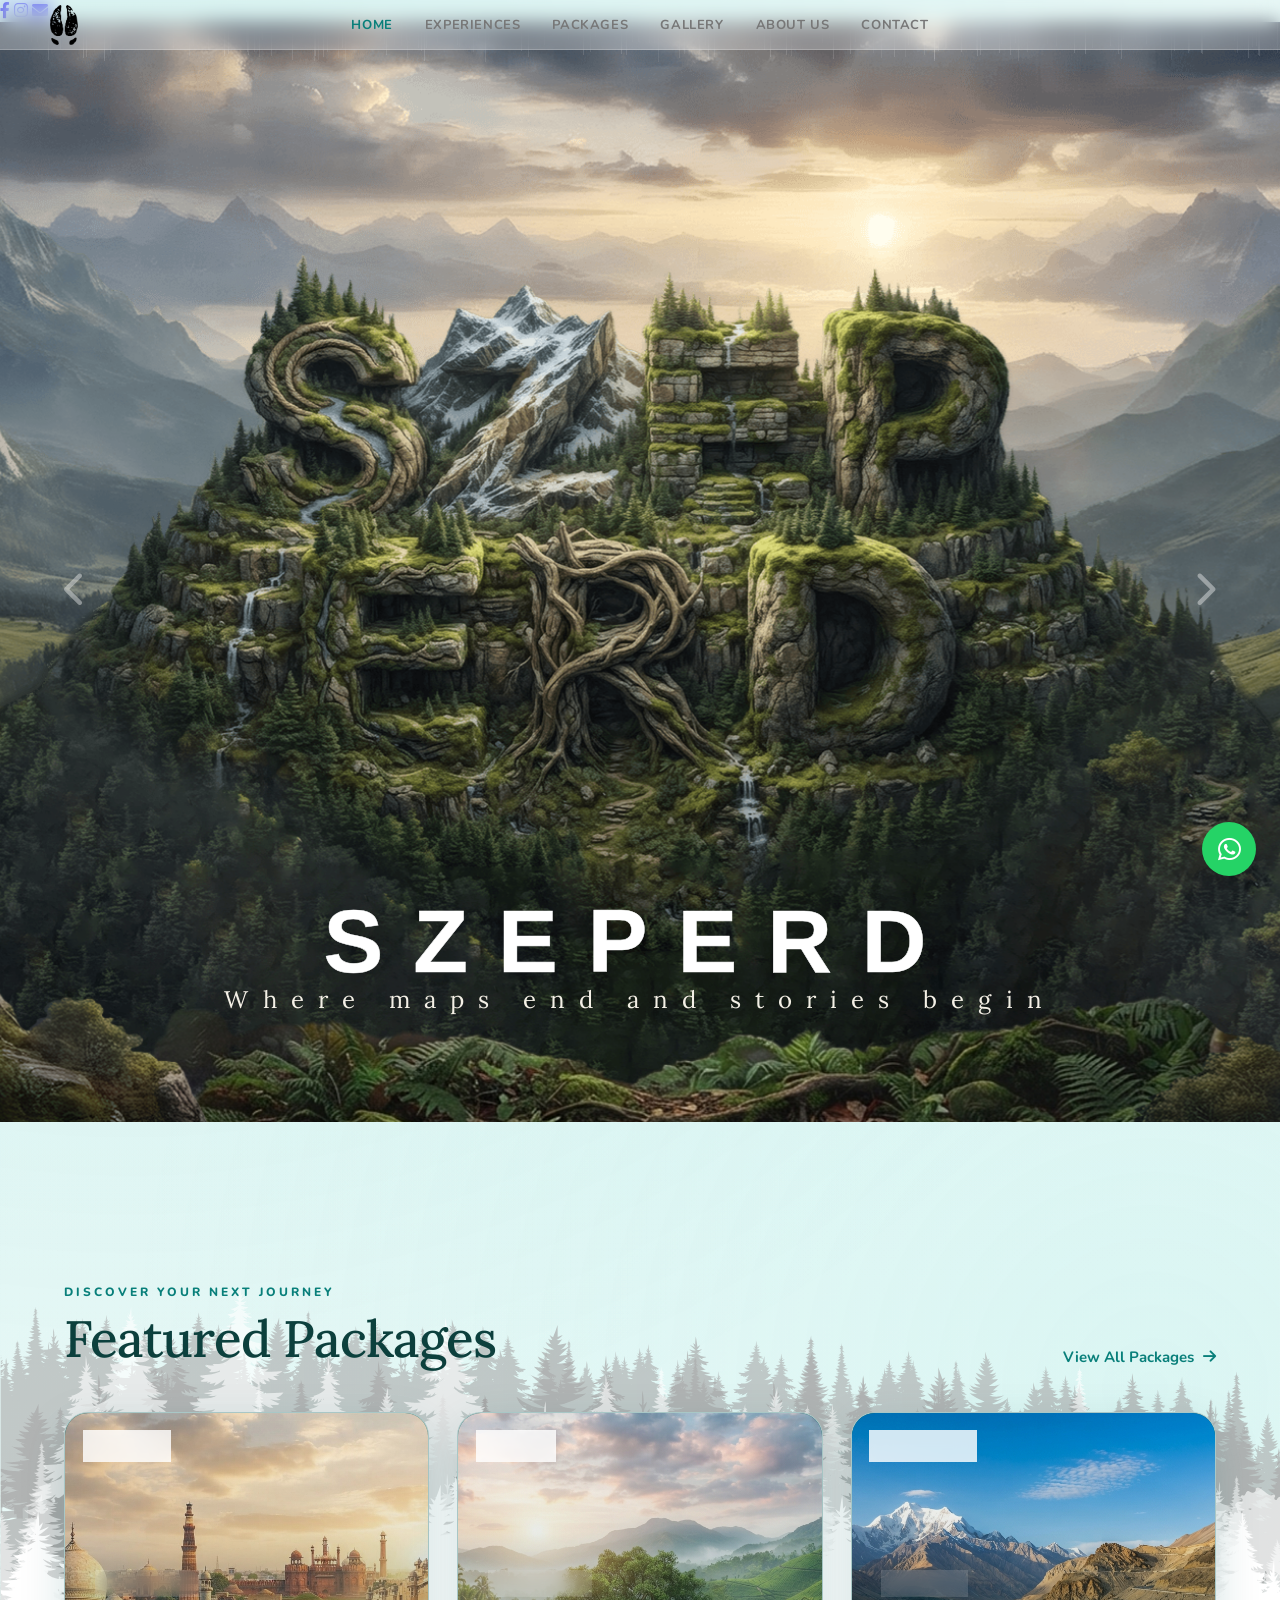
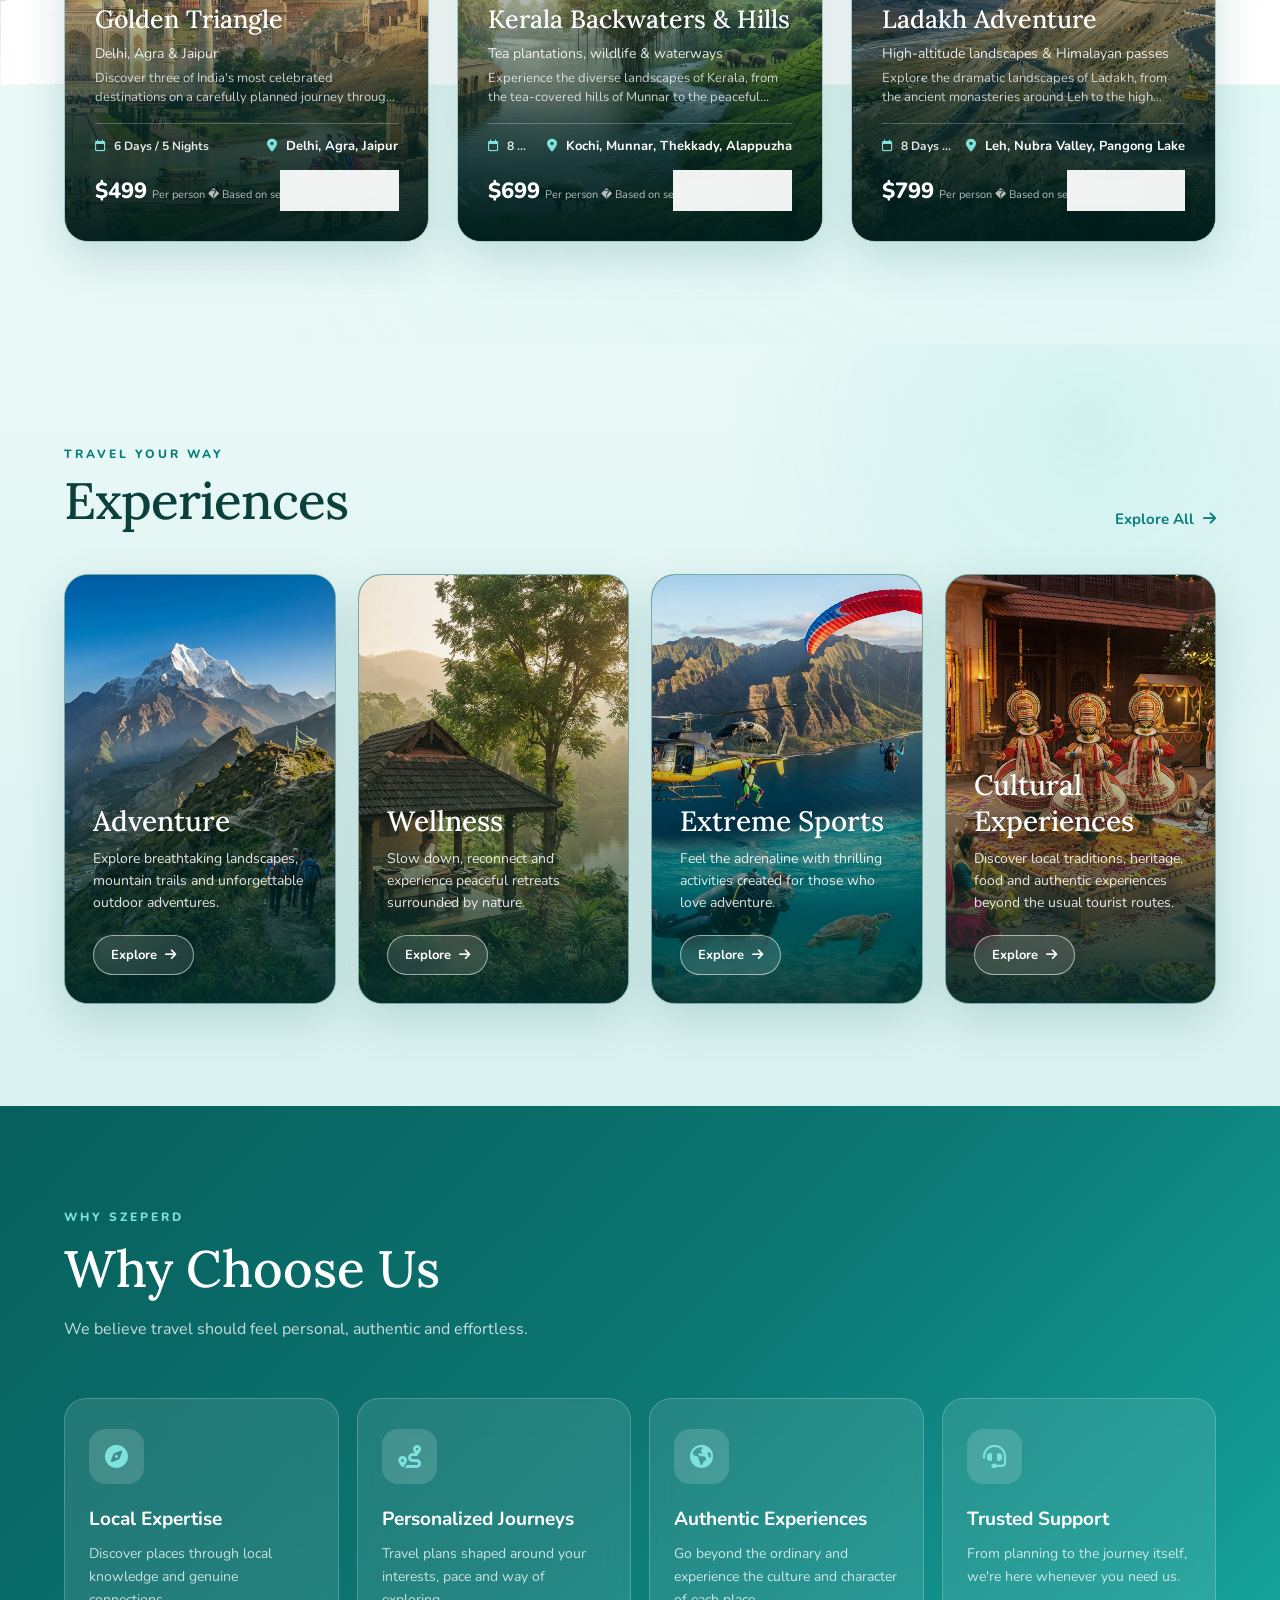
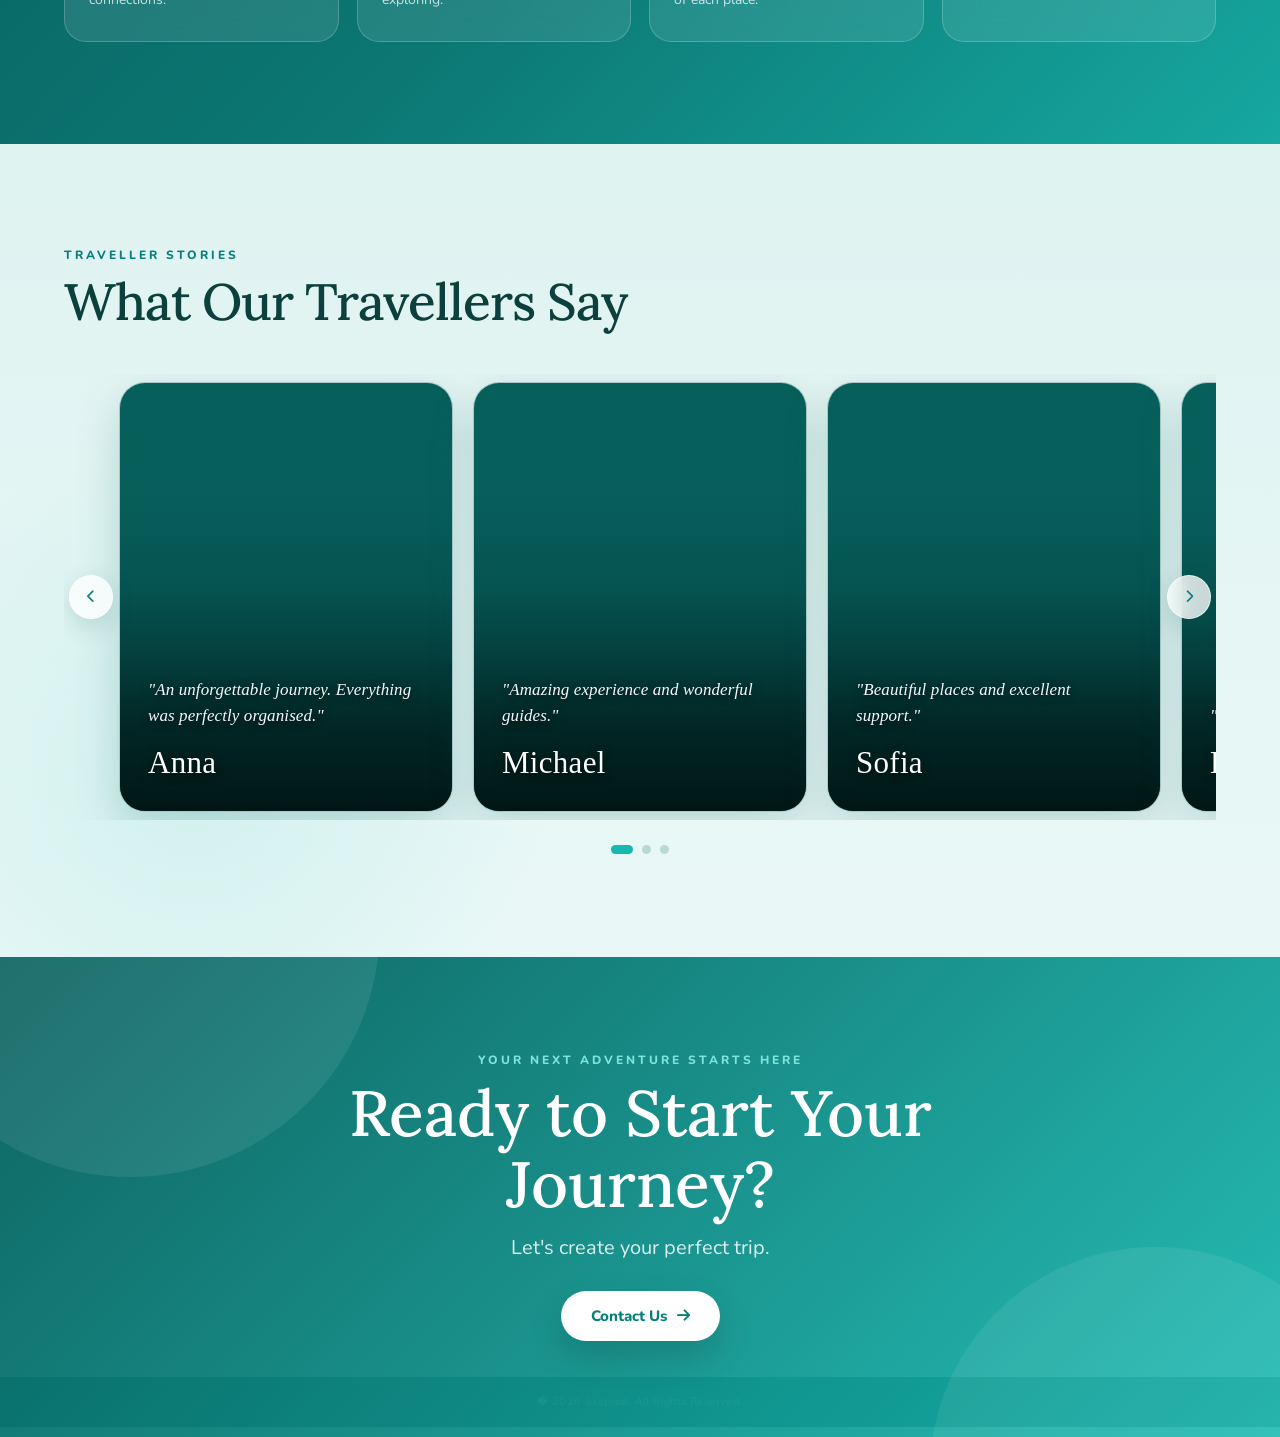
<file: index.html>
<!DOCTYPE html>
<html lang="en">

<head>

    <meta charset="UTF-8">

    <!-- Responsive on all devices -->
    <meta
        name="viewport"
        content="width=device-width, initial-scale=1.0"
    >

    <!-- SEO -->
    <title>Szepred | Where Maps End and Stories Begin</title>

    <meta
        name="description"
        content="Discover unforgettable journeys with Szepred. Curated travel experiences, unique destinations, and personalized adventures around the world."
    >

    <meta
        name="theme-color"
        content="#1b3b2f"
    >

    <!-- Font Awesome -->
    <link
        rel="stylesheet"
        href="https://cdnjs.cloudflare.com/ajax/libs/font-awesome/6.0.0-beta3/css/all.min.css"
    >

    <!-- Google Fonts -->
    <link
        href="https://fonts.googleapis.com/css2?family=Lora:wght@400;500&display=swap"
        rel="stylesheet"
    >

    <link
        href="https://fonts.googleapis.com/css2?family=Nunito:wght@400;600;700&display=swap"
        rel="stylesheet"
    >

    <!-- Main CSS -->
    <link
        rel="stylesheet"
        href="styles.css"
    >

</head>


<body>


<!-- =====================================================
     PAGE LOADER
===================================================== -->

<div class="loader">

    <img
        src="logo.png"
        alt="Szepred"
    >

    <div class="loader-line"></div>

</div>



<!-- =====================================================
     WHATSAPP FLOATING BUTTON
===================================================== -->

<a
    href="https://wa.me/48571993223"
    class="whatsapp-float"
    target="_blank"
    rel="noopener noreferrer"
    aria-label="Chat on WhatsApp"
>
    <i class="fab fa-whatsapp"></i>
</a>


<!-- =====================================================
     FLOATING SOCIAL
===================================================== -->

<div class="floating-social">

    <a
        href="https://www.facebook.com/61591650942826/"
        target="_blank"
        aria-label="Facebook"
    >

        <i class="fab fa-facebook-f"></i>

    </a>


    <a
        href="https://www.instagram.com/szeperd"
        target="_blank"
        aria-label="Instagram"
    >

        <i class="fab fa-instagram"></i>

    </a>


    <a
        href="mailto:szeperd@gmail.com"
        aria-label="Email"
    >

        <i class="fas fa-envelope"></i>

    </a>

</div>



<!-- =====================================================
     MAIN HEADER
===================================================== -->

<header>

    <div class="logo">

        <a href="index.html">

            <img
                src="logo.png"
                alt="Szepred Logo"
            >

        </a>

    </div>


    <nav id="menu">

        <a
            href="index.html"
            class="active"
        >
            HOME
        </a>

        <a href="experiences.html">
            EXPERIENCES
        </a>

        <a href="packages.html">
            PACKAGES
        </a>

        <a href="gallery.html">
            GALLERY
        </a>

        <a href="about.html">
            ABOUT US
        </a>

        <a href="contact.html">
            CONTACT
        </a>

    </nav>


    <!-- HEADER MENU -->

    <div class="header-icons">

        <i
            class="fas fa-bars"
            id="menu-btn"
            aria-label="Open navigation menu"
            role="button"
            tabindex="0"
        ></i>

    </div>

</header>



<!-- =====================================================
     HERO PARALLAX SECTION

     DO NOT CHANGE
===================================================== -->

<section class="hero-section">

    <div class="content">

        <div class="rain"></div>


        <!-- Background layers -->

        <img
            src="img/bac6.png"
            alt="background"
            class="back-6"
        >

        <img
            src="img/bac5.png"
            alt="background"
            class="back-5"
        >

        <img
            src="img/bac4.png"
            alt="background"
            class="back-4"
        >

        <img
            src="img/bac3.png"
            alt="background"
            class="back-3"
        >

        <img
            src="img/bac2.png"
            alt="background"
            class="back-2"
        >


        <!-- TITLE -->

        <div class="info-wrap">

            <div class="title">

                <h1>
                    SZEPERD
                </h1>

                <h3>
                    Where maps end and stories begin
                </h3>

            </div>

        </div>


        <!-- Cloud layer behind bac3 -->

        <div class="cloud-layer-back">

            <img
                src="img/cloud1.png"
                class="cloud cloud1"
                alt="cloud"
            >

            <img
                src="img/cloud1.png"
                class="cloud cloud1-copy"
                alt="cloud"
            >

        </div>


        <!-- Cloud layer in front -->

        <div class="cloud-layer-front">

            <img
                src="img/cloud2.png"
                class="cloud cloud2"
                alt="cloud"
            >

        </div>


        <!-- Foreground -->

        <img
            src="img/bac1.png"
            alt="foreground frame"
            class="back-1"
        >


        <!-- Slider -->

        <div class="slider">

            <i
                class="fas fa-chevron-left"
                aria-hidden="true"
            ></i>

            <i
                class="fas fa-chevron-right"
                aria-hidden="true"
            ></i>

        </div>

    </div>

</section>





<!-- =====================================================
     FEATURED PACKAGES
===================================================== -->

<section class="home-section featured-packages-section">

    <div class="section-heading">

        <div>

            <span class="section-eyebrow">
                DISCOVER YOUR NEXT JOURNEY
            </span>

            <h2>
                Featured Packages
            </h2>

        </div>


        <a
            class="view-all"
            href="packages.html"
        >

            View All Packages

            <i class="fas fa-arrow-right"></i>

        </a>

    </div>


    <!--
        First 3 packages from packages.json
        are loaded here by script.js
    -->

    <div
        class="package-grid"
        id="home-packages"
    ></div>

</section>


<!-- =====================================================
     EXPERIENCES
===================================================== -->

<section class="home-section experiences-section">

    <div class="section-heading">

        <div>

            <span class="section-eyebrow">
                TRAVEL YOUR WAY
            </span>

            <h2>
                Experiences
            </h2>

        </div>


        <a
            class="view-all"
            href="experiences.html"
        >

            Explore All

            <i class="fas fa-arrow-right"></i>

        </a>

    </div>


    <!--
        Experiences are loaded from experiences.json
    -->

    <div
        class="experience-grid"
        id="home-experiences"
    ></div>

</section>



<!-- =====================================================
     WHY CHOOSE US
===================================================== -->

<section class="why-choose-section">

    <div class="why-choose-container">

        <div class="why-choose-heading">

            <span class="section-eyebrow">
                WHY SZEPERD
            </span>

            <h2>
                Why Choose Us
            </h2>

            <p>
                We believe travel should feel personal,
                authentic and effortless.
            </p>

        </div>


        <div class="why-choose-grid">


            <!-- Local Expertise -->

            <div class="why-card">

                <div class="why-icon">

                    <i class="fas fa-compass"></i>

                </div>

                <h3>
                    Local Expertise
                </h3>

                <p>
                    Discover places through local knowledge
                    and genuine connections.
                </p>

            </div>


            <!-- Personalized Journeys -->

            <div class="why-card">

                <div class="why-icon">

                    <i class="fas fa-route"></i>

                </div>

                <h3>
                    Personalized Journeys
                </h3>

                <p>
                    Travel plans shaped around your interests,
                    pace and way of exploring.
                </p>

            </div>


            <!-- Authentic Experiences -->

            <div class="why-card">

                <div class="why-icon">

                    <i class="fas fa-earth-americas"></i>

                </div>

                <h3>
                    Authentic Experiences
                </h3>

                <p>
                    Go beyond the ordinary and experience
                    the culture and character of each place.
                </p>

            </div>


            <!-- Trusted Support -->

            <div class="why-card">

                <div class="why-icon">

                    <i class="fas fa-headset"></i>

                </div>

                <h3>
                    Trusted Support
                </h3>

                <p>
                    From planning to the journey itself,
                    we're here whenever you need us.
                </p>

            </div>

        </div>

    </div>

</section>



<!-- =====================================================
     REVIEWS

     Review data comes from reviews.json
===================================================== -->

<section class="home-section reviews-section">

    <div class="section-heading">

        <div>

            <span class="section-eyebrow">
                TRAVELLER STORIES
            </span>

            <h2>
                What Our Travellers Say
            </h2>

        </div>

    </div>


    <div class="review-wrapper">


        <!-- Previous -->

        <button
            class="review-arrow left-arrow"
            aria-label="Previous reviews"
            type="button"
        >

            <i
                class="fa-solid fa-chevron-left"
                aria-hidden="true"
            ></i>

        </button>


        <!--
            Review cards are generated from reviews.json
            by script.js
        -->

        <div
            class="review-slider"
            id="home-reviews"
        ></div>


        <!-- Next -->

        <button
            class="review-arrow right-arrow"
            aria-label="Next reviews"
            type="button"
        >

            <i
                class="fa-solid fa-chevron-right"
                aria-hidden="true"
            ></i>

        </button>

    </div>


    <!-- Review Navigation -->

    <div class="review-dots"></div>

</section>



<!-- =====================================================
     FINAL CTA
===================================================== -->

<section class="final-cta-section">

    <div class="final-cta-content">

        <span class="section-eyebrow">
            YOUR NEXT ADVENTURE STARTS HERE
        </span>

        <h2>
            Ready to Start Your Journey?
        </h2>

        <p>
            Let's create your perfect trip.
        </p>

        <a
            href="contact.html"
            class="cta-button"
        >

            Contact Us

            <i class="fas fa-arrow-right"></i>

        </a>

    </div>

</section>



<!-- =====================================================
     FOOTER
===================================================== -->

<footer class="footer">

    <div class="footer-bottom">
        � 2026 Szepred. All Rights Reserved.
    </div>

</footer>



<!-- =====================================================
     CURSOR TRAIL
===================================================== -->

<div class="cursor-trail"></div>



<!-- =====================================================
     MAIN JAVASCRIPT
===================================================== -->

<script src="script.js"></script>



</body>

</html>
</file>
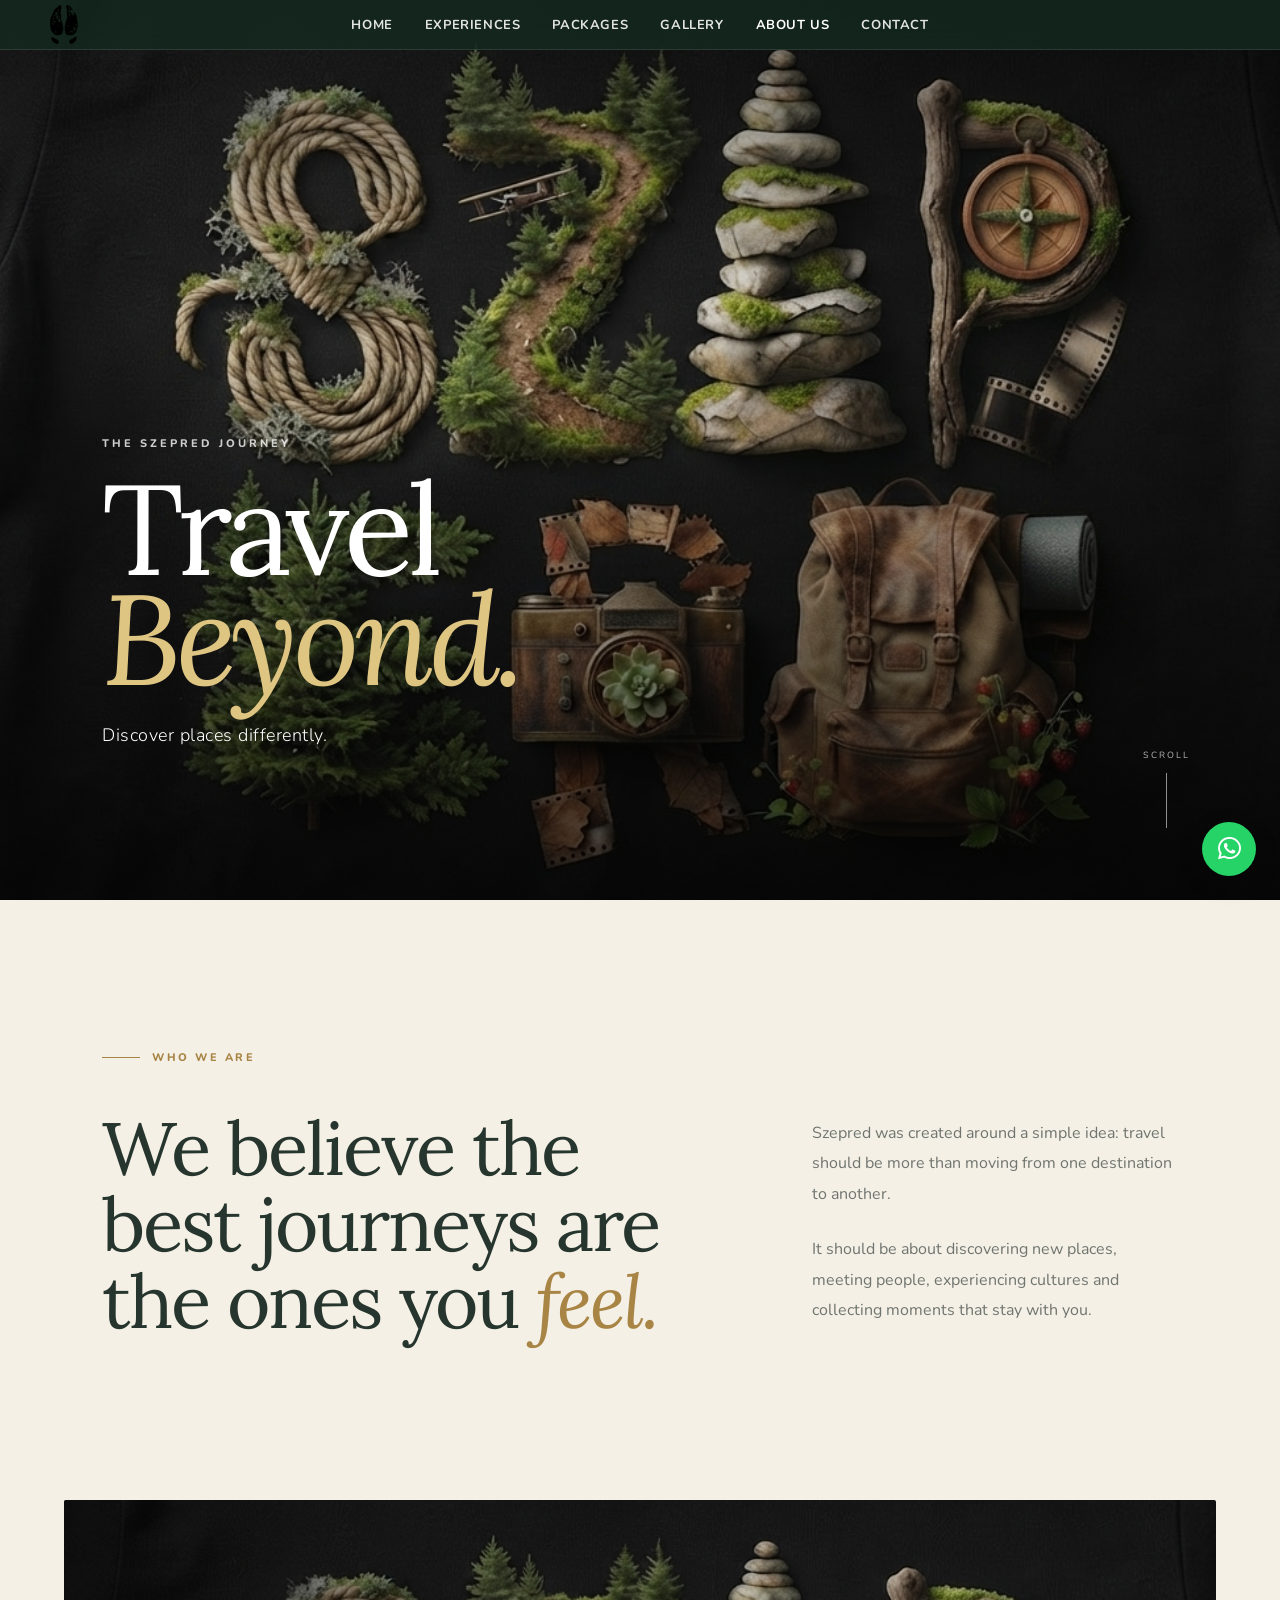
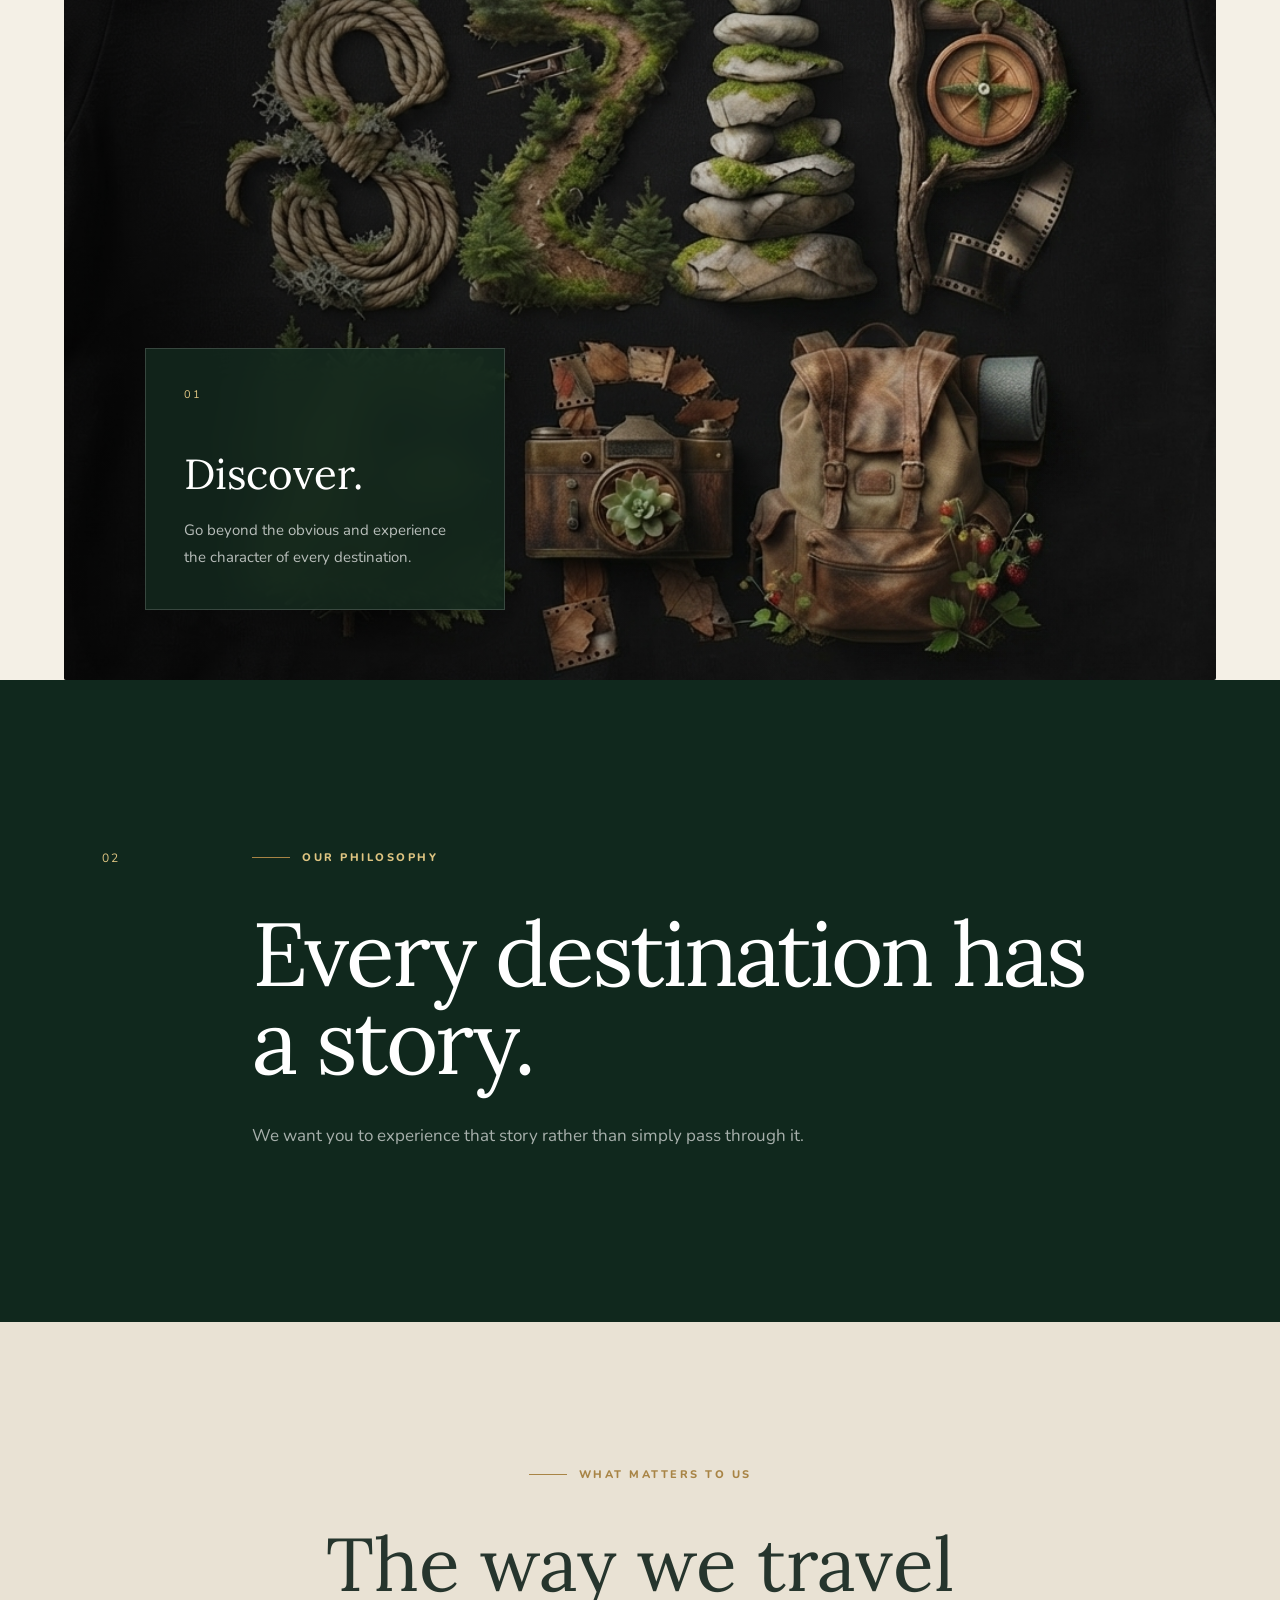
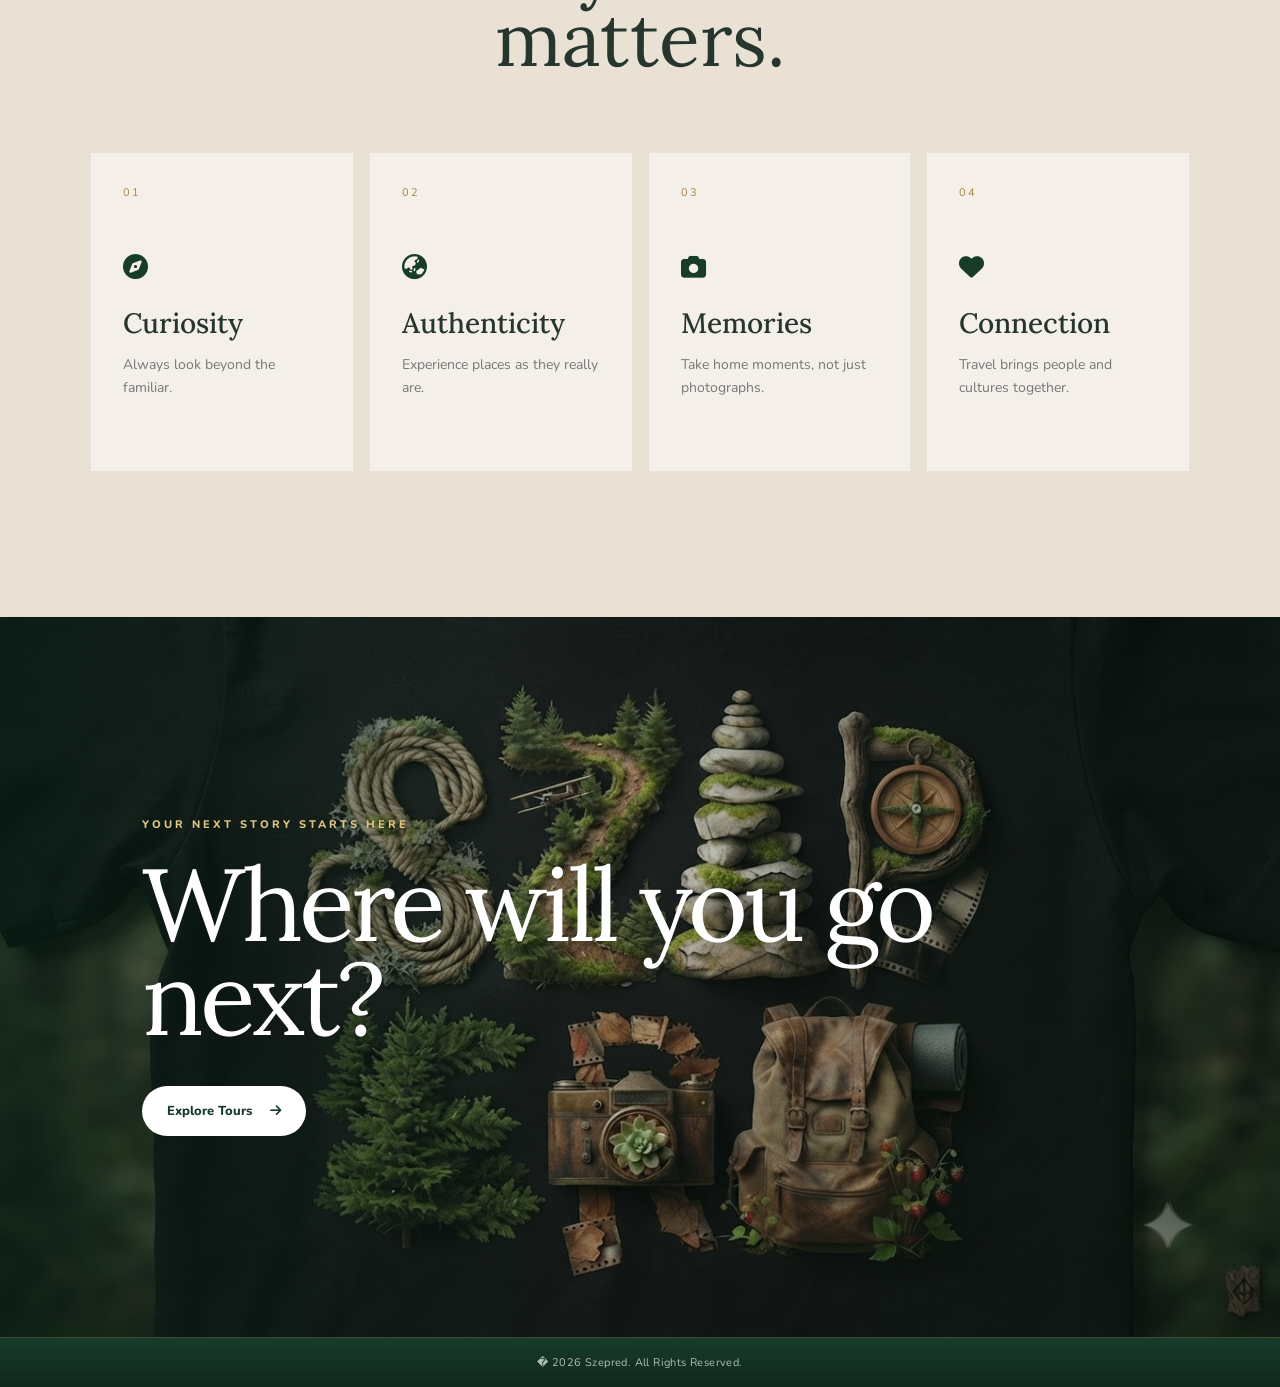
<file: about.html>
<!DOCTYPE html>
<html lang="en">

<head>

    <meta charset="UTF-8">

    <meta name="viewport"
          content="width=device-width, initial-scale=1.0">

    <title>About Us | Szepred</title>

    <link rel="preconnect"
          href="https://fonts.googleapis.com">

    <link rel="preconnect"
          href="https://fonts.gstatic.com"
          crossorigin>

    <link href="https://fonts.googleapis.com/css2?family=Lora:wght@400;500;600;700&family=Nunito:wght@300;400;500;600;700;800&display=swap"
          rel="stylesheet">

    <link rel="stylesheet"
          href="https://cdnjs.cloudflare.com/ajax/libs/font-awesome/6.5.1/css/all.min.css">


<style>

/* =========================================================
   RESET
========================================================= */

* {
    margin: 0;
    padding: 0;
    box-sizing: border-box;
}

html {
    scroll-behavior: smooth;
}

body {
    background: #f4f0e6;
    color: #26352d;
    font-family: "Nunito", sans-serif;
    overflow-x: hidden;
}

img {
    display: block;
    width: 100%;
}

a {
    text-decoration: none;
    color: inherit;
}


/* =========================================================
   HEADER
========================================================= */

header {

    position: fixed;

    top: 0;
    left: 0;

    width: 100%;

    height: 50px;

    padding: 0 50px;

    display: flex;

    align-items: center;

    justify-content: space-between;

    z-index: 1000;

    background: rgba(20, 45, 33, 0.72);

    backdrop-filter: blur(18px);

    -webkit-backdrop-filter: blur(18px);

    border-bottom:
        1px solid
        rgba(255,255,255,0.10);

    transition:
        background .35s ease,
        box-shadow .35s ease;
}

header.scrolled {

    background:
        rgba(15, 38, 28, 0.94);

    box-shadow:
        0 8px 30px
        rgba(0,0,0,.16);
}


/* =========================================================
   LOGO
========================================================= */

.logo {

    flex-shrink: 0;

    position: relative;

    z-index: 2;
}

.logo img {

    width: auto;

    height: 40px;

    object-fit: contain;
}


/* =========================================================
   DESKTOP MENU
========================================================= */

#menu {

    position: absolute;

    left: 50%;

    top: 50%;

    transform:
        translate(-50%, -50%);

    display: flex;

    align-items: center;

    justify-content: center;

    gap: 32px;

    margin: 0;

    z-index: 1;
}

#menu a {

    position: relative;

    padding: 0;

    color:
        rgba(255,255,255,.88);

    text-decoration: none;

    font-size: 13px;

    font-weight: 700;

    letter-spacing: .6px;

    white-space: nowrap;

    border-radius: 0;

    transition:
        color .25s ease,
        background .25s ease,
        transform .25s ease;
}

#menu a:hover {

    color: #fff;

    background:
        transparent;

    transform:
        translateY(-1px);
}

#menu a.active {

    color: #fff;

    background:
        transparent;
}


/* =========================================================
   MOBILE ICONS
========================================================= */

.header-icons {

    display: none;

    align-items: center;

    gap: 18px;

    color: #fff;

    font-size: 24px;
}

.header-icons i {

    cursor: pointer;
}


/* =========================================================
   HERO
========================================================= */

.hero {

    position: relative;

    width: 100%;

    height: 100vh;

    min-height: 650px;

    overflow: hidden;

    background: #152b20;
}


/* HERO IMAGE */

.hero-image {

    position: absolute;

    inset: -4%;

    width: 108%;

    height: 108%;

    object-fit: cover;

    transform:
        scale(1.04);

    transition:
        transform 1.4s
        cubic-bezier(.2,.7,.2,1);
}


/* DARK GRADIENT */

.hero::after {

    content: "";

    position: absolute;

    inset: 0;

    background:

        linear-gradient(
            180deg,
            rgba(0,0,0,.40) 0%,
            rgba(0,0,0,.05) 38%,
            rgba(0,0,0,.68) 100%
        );
}


/* HERO CONTENT */

.hero-content {

    position: absolute;

    left: 8%;

    bottom: 17%;

    z-index: 2;

    max-width: 900px;

    color: #fff;

    animation:
        heroText .9s
        .2s
        both
        cubic-bezier(.2,.7,.2,1);
}

.hero-kicker {

    margin-bottom: 22px;

    font-size: 11px;

    font-weight: 800;

    letter-spacing: 3px;

    color:
        rgba(255,255,255,.78);
}

.hero h1 {

    font-family: "Lora", serif;

    font-size:
        clamp(65px, 10vw, 145px);

    font-weight: 400;

    line-height: .86;

    letter-spacing: -5px;
}

.hero h1 span {

    display: block;

    color: #dfc582;

    font-style: italic;
}

.hero-subtitle {

    margin-top: 30px;

    font-size: 18px;

    font-weight: 300;

    letter-spacing: .5px;
}


/* HERO SCROLL */

.scroll-indicator {

    position: absolute;

    right: 7%;

    bottom: 8%;

    z-index: 3;

    display: flex;

    flex-direction: column;

    align-items: center;

    gap: 12px;

    color:
        rgba(255,255,255,.70);

    font-size: 9px;

    letter-spacing: 2px;
}

.scroll-indicator span:last-child {

    width: 1px;

    height: 55px;

    background:
        rgba(255,255,255,.55);

    animation:
        scrollLine 1.8s
        infinite;
}


/* =========================================================
   INTRO
========================================================= */

.intro {

    padding:
        150px 8%;

    background:
        #f4f0e6;
}

.intro-inner {

    max-width: 1250px;

    margin: auto;
}

.label {

    display: flex;

    align-items: center;

    gap: 12px;

    margin-bottom: 45px;

    color: #a88445;

    font-size: 11px;

    font-weight: 800;

    letter-spacing: 2.5px;
}

.label::before {

    content: "";

    width: 38px;

    height: 1px;

    background: #a88445;
}

.intro-grid {

    display: grid;

    grid-template-columns:
        1.25fr
        .75fr;

    gap: 100px;

    align-items: start;
}

.intro h2 {

    max-width: 800px;

    font-family: "Lora", serif;

    font-size:
        clamp(42px, 5.8vw, 78px);

    font-weight: 400;

    line-height: 1.03;

    letter-spacing: -2px;
}

.intro h2 em {

    color: #a88445;

    font-style: italic;
}

.intro-text {

    padding-top: 8px;
}

.intro-text p {

    margin-bottom: 25px;

    font-size: 16px;

    line-height: 1.9;

    color: #70756f;
}


/* =========================================================
   IMAGE SECTION
========================================================= */

.image-section {

    position: relative;

    height: 780px;

    margin: 0 5%;

    overflow: hidden;

    border-radius: 2px;
}

.image-section img {

    position: absolute;

    inset: -5%;

    width: 110%;

    height: 110%;

    object-fit: cover;

    transform:
        scale(1.05);
}

.image-section::after {

    content: "";

    position: absolute;

    inset: 0;

    background:
        linear-gradient(
            90deg,
            rgba(0,0,0,.60),
            rgba(0,0,0,.05) 70%
        );
}


/* =========================================================
   FLOATING CARD
========================================================= */

.story-card {

    position: absolute;

    left: 7%;

    bottom: 9%;

    z-index: 2;

    width: 360px;

    padding: 38px;

    color: #fff;

    background:
        rgba(20,43,31,.78);

    border:
        1px solid
        rgba(255,255,255,.16);

    backdrop-filter:
        blur(18px);

    -webkit-backdrop-filter:
        blur(18px);

    box-shadow:
        0 25px 70px
        rgba(0,0,0,.22);
}

.story-number {

    display: block;

    margin-bottom: 45px;

    color: #dfc582;

    font-size: 11px;

    letter-spacing: 2px;
}

.story-card h3 {

    margin-bottom: 16px;

    font-family: "Lora", serif;

    font-size: 42px;

    font-weight: 400;
}

.story-card p {

    color:
        rgba(255,255,255,.70);

    font-size: 15px;

    line-height: 1.8;
}


/* =========================================================
   PHILOSOPHY
========================================================= */

.philosophy {

    padding:
        170px 8%;

    background:
        #10281d;

    color: #fff;
}

.philosophy-inner {

    max-width: 1200px;

    margin: auto;

    display: grid;

    grid-template-columns:
        80px 1fr;

    gap: 70px;
}

.philosophy-number {

    color: #dfc582;

    font-size: 12px;

    letter-spacing: 2px;
}

.philosophy h2 {

    max-width: 850px;

    margin-bottom: 35px;

    font-family: "Lora", serif;

    font-size:
        clamp(48px, 7vw, 92px);

    font-weight: 400;

    line-height: .98;

    letter-spacing: -3px;
}

.philosophy p {

    max-width: 560px;

    color:
        rgba(255,255,255,.63);

    font-size: 17px;

    line-height: 1.8;
}


/* =========================================================
   VALUES
========================================================= */

.values {

    padding:
        145px 7%;

    background:
        #e9e2d4;
}

.values-heading {

    max-width: 800px;

    margin:
        0 auto 75px;

    text-align: center;
}

.values-heading .label {

    justify-content: center;
}

.values-heading h2 {

    font-family: "Lora", serif;

    font-size:
        clamp(44px, 6vw, 75px);

    font-weight: 400;

    line-height: 1;
}

.values-grid {

    max-width: 1300px;

    margin: auto;

    display: grid;

    grid-template-columns:
        repeat(4, 1fr);

    gap: 15px;
}

.value {

    min-height: 320px;

    padding: 32px;

    background:
        rgba(255,255,255,.48);

    border:
        1px solid
        rgba(20,50,35,.07);

    transition:
        transform .4s ease,
        box-shadow .4s ease;
}

.value:hover {

    transform:
        translateY(-8px);

    box-shadow:
        0 25px 45px
        rgba(20,50,35,.10);
}

.value-number {

    display: block;

    margin-bottom: 55px;

    color: #a88445;

    font-size: 11px;

    letter-spacing: 2px;
}

.value i {

    margin-bottom: 25px;

    color: #173c2a;

    font-size: 25px;
}

.value h3 {

    margin-bottom: 12px;

    font-family: "Lora", serif;

    font-size: 28px;

    font-weight: 500;
}

.value p {

    color: #777;

    font-size: 14px;

    line-height: 1.7;
}


/* =========================================================
   FINAL HERO
========================================================= */

.final {

    position: relative;

    height: 720px;

    overflow: hidden;
}

.final img {

    position: absolute;

    inset: 0;

    width: 100%;

    height: 100%;

    object-fit: cover;
}

.final::after {

    content: "";

    position: absolute;

    inset: 0;

    background:
        linear-gradient(
            90deg,
            rgba(7,28,19,.76),
            rgba(7,28,19,.18),
            rgba(7,28,19,.45)
        );
}

.final-content {

    position: relative;

    z-index: 2;

    height: 100%;

    max-width: 1200px;

    margin: auto;

    padding: 0 8%;

    display: flex;

    flex-direction: column;

    justify-content: center;

    align-items: flex-start;

    color: #fff;
}

.final-kicker {

    margin-bottom: 25px;

    color: #dfc582;

    font-size: 11px;

    font-weight: 800;

    letter-spacing: 3px;
}

.final h2 {

    max-width: 800px;

    margin-bottom: 42px;

    font-family: "Lora", serif;

    font-size:
        clamp(55px, 8vw, 110px);

    font-weight: 400;

    line-height: .91;

    letter-spacing: -4px;
}

.final-button {

    display: inline-flex;

    align-items: center;

    gap: 18px;

    padding:
        16px 25px;

    border-radius: 50px;

    background: #fff;

    color: #173c2a;

    font-size: 13px;

    font-weight: 800;

    transition:
        transform .3s ease,
        background .3s ease;
}

.final-button:hover {

    transform:
        translateX(6px);

    background: #dfc582;
}


/* =====================================================
   11. FOOTER
   ABOUT PAGE � EXACTLY 50PX
===================================================== */

.footer {

    width: 100%;

    height: 50px;

    min-height: 50px;

    padding: 0 20px;

    display: flex;

    align-items: center;

    justify-content: center;

    background:
        linear-gradient(
            180deg,
            #173c2a 0%,
            #10281d 100%
        );

    border-top:
        1px solid
        rgba(223, 197, 130, 0.22);

    box-shadow:
        0 -8px 25px
        rgba(20, 50, 35, 0.10);

    box-sizing: border-box;
}


.footer-bottom {

    margin: 0;

    padding: 0;

    border: none;

    text-align: center;

    color:
        rgba(255,255,255,0.68);

    font-family:
        "Nunito",
        sans-serif;

    font-size: 11px;

    font-weight: 400;

    letter-spacing: .4px;

    line-height: 1;
}

/* =========================================================
   WHATSAPP
========================================================= */

.whatsapp {

    position: fixed;

    right: 24px;

    bottom: 24px;

    z-index: 2000;

    width: 54px;

    height: 54px;

    display: flex;

    align-items: center;

    justify-content: center;

    border-radius: 50%;

    background: #25d366;

    color: #fff;

    font-size: 26px;

    box-shadow:
        0 8px 25px
        rgba(0,0,0,.20);

    transition:
        transform .3s ease;
}

.whatsapp:hover {

    transform:
        scale(1.08);
}


/* =========================================================
   ANIMATIONS
========================================================= */

@keyframes heroText {

    from {

        opacity: 0;

        transform:
            translateY(35px);
    }

    to {

        opacity: 1;

        transform:
            translateY(0);
    }
}

@keyframes scrollLine {

    0%,
    100% {

        opacity: .3;

        transform:
            scaleY(.5);

        transform-origin: top;
    }

    50% {

        opacity: 1;

        transform:
            scaleY(1);

        transform-origin: top;
    }
}


/* =========================================================
   TABLET / MOBILE
========================================================= */

@media (max-width: 1000px) {

    header {

        height: 70px;

        padding:
            0 22px;
    }


    .header-icons {

        display: flex;
    }


    /* =====================================================
       MOBILE / TABLET POPUP MENU

       CENTERED LIKE GALLERY / CONTACT
       ABOUT US DARK GREEN COLOURS RETAINED
    ===================================================== */

    #menu {

        position: absolute;

        top:
            calc(100% + 10px);

        left: 50%;

        right: auto;

        width:
            calc(100% - 30px);

        max-width: none;

        height: auto;

        transform:
            translateX(-50%);

        display: none;

        flex-direction: column;

        align-items: stretch;

        justify-content: center;

        gap: 3px;

        padding: 10px;

        margin: 0;

        box-sizing: border-box;

        background:
            rgba(20,48,35,.97);

        border:
            1px solid
            rgba(255,255,255,.12);

        border-radius: 16px;

        box-shadow:
            0 20px 50px
            rgba(0,0,0,.25);

        z-index: 1001;
    }


    #menu.show {

        display: flex;
    }


    #menu a {

        width: 100%;

        box-sizing: border-box;

        padding:
            13px 12px;

        margin: 0;

        text-align: center;

        color:
            rgba(255,255,255,.88);

        border-radius: 10px;

        transform: none;
    }


    #menu a:hover {

        color:
            #fff;

        background:
            rgba(255,255,255,.06);

        transform: none;
    }


    #menu a.active {

        color:
            #fff;

        background:
            transparent;

        box-shadow: none;
    }


    .intro-grid {

        grid-template-columns: 1fr;

        gap: 45px;
    }


    .values-grid {

        grid-template-columns:
            repeat(2, 1fr);
    }


    .footer-grid {

        grid-template-columns:
            1fr 1fr;
    }

}


/* =========================================================
   SMALL MOBILE
========================================================= */

@media (max-width: 767px) {

    header {

        height: 64px;

        padding:
            0 17px;
    }


    .logo img {

        height: 35px;
    }


    /*
       IMPORTANT:
       Do NOT change the mobile menu top position here.
       It remains calculated from the header height.
    */


    .hero {

        min-height: 620px;
    }

    .hero-content {

        left: 7%;

        right: 7%;

        bottom: 16%;
    }

    .hero h1 {

        font-size:
            clamp(58px, 17vw, 90px);

        letter-spacing: -3px;
    }

    .hero-subtitle {

        font-size: 16px;
    }

    .scroll-indicator {

        right: 7%;

        bottom: 7%;
    }

    .intro {

        padding:
            100px 7%;
    }

    .intro h2 {

        font-size:
            clamp(40px, 12vw, 60px);

        letter-spacing: -1.5px;
    }

    .intro-text p {

        font-size: 15px;
    }

    .image-section {

        height: 600px;

        margin: 0;
    }

    .story-card {

        left: 6%;

        right: 6%;

        bottom: 6%;

        width: auto;

        padding: 30px;
    }

    .story-card h3 {

        font-size: 36px;
    }

    .philosophy {

        padding:
            110px 8%;
    }

    .philosophy-inner {

        grid-template-columns: 1fr;

        gap: 25px;
    }

    .philosophy h2 {

        font-size:
            clamp(44px, 13vw, 65px);

        letter-spacing: -2px;
    }

    .values {

        padding:
            100px 6%;
    }

    .values-grid {

        grid-template-columns: 1fr;
    }

    .value {

        min-height: 270px;
    }

    .final {

        height: 650px;
    }

    .final-content {

        padding:
            0 8%;
    }

    .final h2 {

        font-size:
            clamp(52px, 15vw, 78px);

        letter-spacing: -2px;
    }

    .footer-grid {

        grid-template-columns: 1fr;

        gap: 45px;
    }

    footer {

        padding:
            60px 8% 25px;
    }

}


/* =========================================================
   REDUCED MOTION
========================================================= */

@media (prefers-reduced-motion: reduce) {

    *,
    *::before,
    *::after {

        animation-duration:
            .01ms !important;

        animation-iteration-count:
            1 !important;

        transition-duration:
            .01ms !important;

        scroll-behavior:
            auto !important;
    }

}

</style>

</head>


<body>


<!-- =====================================================
     HEADER
===================================================== -->

<header id="site-header">

    <div class="logo">

        <a href="index.html">

            <img src="logo.png"
                 alt="Szepred">

        </a>

    </div>


    <nav id="menu">

        <a href="index.html">
            HOME
        </a>

        <a href="experiences.html">
            EXPERIENCES
        </a>

        <a href="packages.html">
            PACKAGES
        </a>

        <a href="gallery.html">
            GALLERY
        </a>

        <a href="about.html"
           class="active">
            ABOUT US
        </a>

        <a href="contact.html">
            CONTACT
        </a>

    </nav>


    <div class="header-icons">

        <i class="fas fa-bars"
           id="menu-btn">
        </i>

    </div>

</header>



<!-- =====================================================
     HERO
===================================================== -->

<section class="hero"
         id="top">

    <img class="hero-image"
         src="img/about.jpg"
         alt="Szepred travel">

    <div class="hero-content">

        <div class="hero-kicker">
            THE SZEPRED JOURNEY
        </div>

        <h1>
            Travel
            <span>Beyond.</span>
        </h1>

        <p class="hero-subtitle">
            Discover places differently.
        </p>

    </div>


    <div class="scroll-indicator">

        <span>SCROLL</span>

        <span></span>

    </div>

</section>



<!-- =====================================================
     INTRO
===================================================== -->

<section class="intro">

    <div class="intro-inner">

        <div class="label">
            WHO WE ARE
        </div>


        <div class="intro-grid">

            <h2>
                We believe the best
                journeys are the ones
                you <em>feel.</em>
            </h2>


            <div class="intro-text">

                <p>
                    Szepred was created around a simple idea:
                    travel should be more than moving from one
                    destination to another.
                </p>

                <p>
                    It should be about discovering new places,
                    meeting people, experiencing cultures and
                    collecting moments that stay with you.
                </p>

            </div>

        </div>

    </div>

</section>



<!-- =====================================================
     IMAGE / STORY
===================================================== -->

<section class="image-section">

    <img src="img/about-experience.jpg"
         id="experience-image"
         alt="Travel experience">


    <div class="story-card">

        <span class="story-number">
            01
        </span>

        <h3>
            Discover.
        </h3>

        <p>
            Go beyond the obvious and experience
            the character of every destination.
        </p>

    </div>

</section>



<!-- =====================================================
     PHILOSOPHY
===================================================== -->

<section class="philosophy">

    <div class="philosophy-inner">

        <div class="philosophy-number">
            02
        </div>


        <div>

            <div class="label"
                 style="color:#dfc582;">
                OUR PHILOSOPHY
            </div>

            <h2>
                Every destination
                has a story.
            </h2>

            <p>
                We want you to experience that story
                rather than simply pass through it.
            </p>

        </div>

    </div>

</section>



<!-- =====================================================
     VALUES
===================================================== -->

<section class="values">

    <div class="values-heading">

        <div class="label">
            WHAT MATTERS TO US
        </div>

        <h2>
            The way we travel matters.
        </h2>

    </div>


    <div class="values-grid">


        <article class="value">

            <span class="value-number">
                01
            </span>

            <i class="fas fa-compass"></i>

            <h3>
                Curiosity
            </h3>

            <p>
                Always look beyond the familiar.
            </p>

        </article>


        <article class="value">

            <span class="value-number">
                02
            </span>

            <i class="fas fa-earth-asia"></i>

            <h3>
                Authenticity
            </h3>

            <p>
                Experience places as they really are.
            </p>

        </article>


        <article class="value">

            <span class="value-number">
                03
            </span>

            <i class="fas fa-camera"></i>

            <h3>
                Memories
            </h3>

            <p>
                Take home moments, not just photographs.
            </p>

        </article>


        <article class="value">

            <span class="value-number">
                04
            </span>

            <i class="fas fa-heart"></i>

            <h3>
                Connection
            </h3>

            <p>
                Travel brings people and cultures together.
            </p>

        </article>


    </div>

</section>



<!-- =====================================================
     FINAL
===================================================== -->

<section class="final">

    <img src="img/about-final.jpg"
         alt="Travel destination">


    <div class="final-content">

        <div class="final-kicker">
            YOUR NEXT STORY STARTS HERE
        </div>

        <h2>
            Where will you
            go next?
        </h2>

        <a href="experiences.html"
           class="final-button">

            Explore Tours

            <i class="fas fa-arrow-right"></i>

        </a>

    </div>

</section>



<!-- =====================================================
     FOOTER
===================================================== -->

<footer class="footer">

    <div class="footer-bottom">
        � 2026 Szepred. All Rights Reserved.
    </div>

</footer>



<!-- =====================================================
     WHATSAPP
===================================================== -->

<a href="https://wa.me/48571993223"
   class="whatsapp"
   target="_blank"
   aria-label="WhatsApp">

    <i class="fab fa-whatsapp"></i>

</a>



<script>

/* =========================================================
   MOBILE MENU
========================================================= */

const menuBtn =
    document.getElementById("menu-btn");

const menu =
    document.getElementById("menu");


if (menuBtn && menu) {

    menuBtn.addEventListener("click", function(e) {

        e.stopPropagation();

        menu.classList.toggle("show");

    });


    document.addEventListener("click", function(e) {

        if (
            menu.classList.contains("show") &&
            !menu.contains(e.target) &&
            !menuBtn.contains(e.target)
        ) {

            menu.classList.remove("show");

        }

    });

}


/* =========================================================
   HEADER ON SCROLL
========================================================= */

const header =
    document.getElementById("site-header");


window.addEventListener("scroll", function() {

    if (window.scrollY > 50) {

        header.classList.add("scrolled");

    } else {

        header.classList.remove("scrolled");

    }

}, {
    passive: true
});


/* =========================================================
   HERO MOUSE MOVEMENT
========================================================= */

const hero =
    document.querySelector(".hero");

const heroImage =
    document.querySelector(".hero-image");


if (hero && heroImage) {

    hero.addEventListener("mousemove", function(e) {

        if (window.innerWidth < 768) return;


        const rect =
            hero.getBoundingClientRect();


        const x =
            (e.clientX - rect.left) /
            rect.width - .5;


        const y =
            (e.clientY - rect.top) /
            rect.height - .5;


        heroImage.style.transform =
            `scale(1.04)
             translate(${x * 12}px, ${y * 12}px)`;

    });


    hero.addEventListener("mouseleave", function() {

        heroImage.style.transform =
            "scale(1.04) translate(0,0)";

    });

}


/* =========================================================
   IMAGE PARALLAX
========================================================= */

const experienceImage =
    document.getElementById("experience-image");


const imageSection =
    document.querySelector(".image-section");


function updateParallax() {

    if (!experienceImage || !imageSection) return;

    if (window.innerWidth < 768) return;


    const rect =
        imageSection.getBoundingClientRect();


    const screen =
        window.innerHeight;


    if (
        rect.bottom > 0 &&
        rect.top < screen
    ) {

        const progress =
            (screen - rect.top) /
            (screen + rect.height);


        const movement =
            (progress - .5) * 35;


        experienceImage.style.transform =
            `scale(1.05)
             translateY(${movement}px)`;

    }

}


window.addEventListener(
    "scroll",
    updateParallax,
    {
        passive: true
    }
);


/* =========================================================
   SMALL 3D EFFECT ON VALUE CARDS
========================================================= */

const valueCards =
    document.querySelectorAll(".value");


valueCards.forEach(function(card) {

    card.addEventListener("mousemove", function(e) {

        if (window.innerWidth < 768) return;


        const rect =
            card.getBoundingClientRect();


        const x =
            e.clientX - rect.left;


        const y =
            e.clientY - rect.top;


        const rotateY =
            ((x / rect.width) - .5) * 4;


        const rotateX =
            ((y / rect.height) - .5) * -4;


        card.style.transform =
            `perspective(800px)
             rotateX(${rotateX}deg)
             rotateY(${rotateY}deg)
             translateY(-6px)`;

    });


    card.addEventListener("mouseleave", function() {

        card.style.transform =
            "perspective(800px) rotateX(0) rotateY(0) translateY(0)";

    });

});

</script>


</body>

</html>
</file>
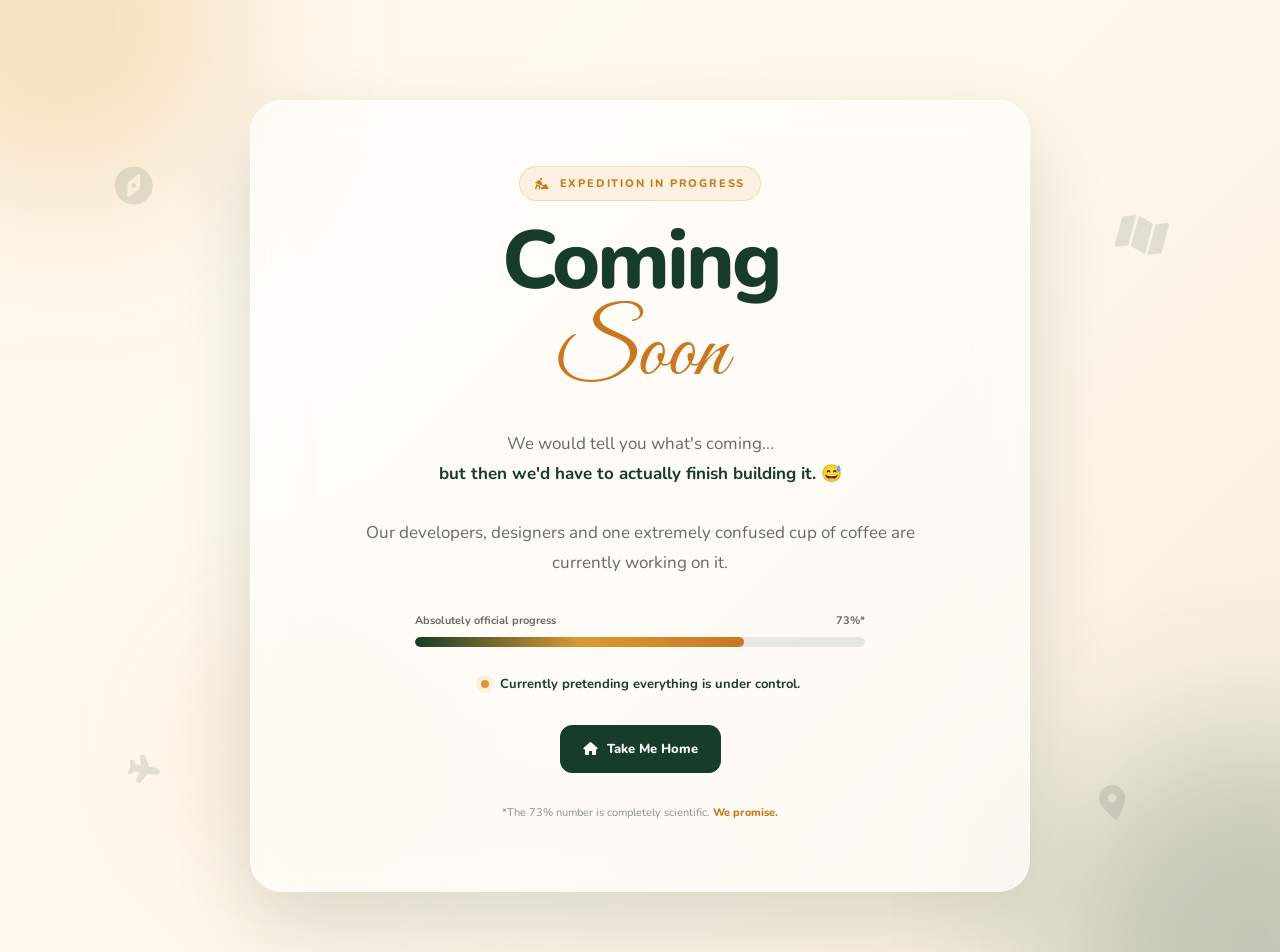
<file: Adventure.html>
<!DOCTYPE html>
<html lang="en">

<head>

    <meta charset="UTF-8">

    <meta
        name="viewport"
        content="width=device-width, initial-scale=1.0"
    >

    <title>Szeperd | Coming Soon</title>

    <!-- Google Fonts -->
    <link rel="preconnect" href="https://fonts.googleapis.com">
    <link rel="preconnect" href="https://fonts.gstatic.com" crossorigin>

    <link
        href="https://fonts.googleapis.com/css2?family=Great+Vibes&family=Lora:wght@400;500;600;700&family=Nunito:wght@300;400;500;600;700;800&display=swap"
        rel="stylesheet"
    >

    <!-- Font Awesome -->
    <link
        rel="stylesheet"
        href="https://cdnjs.cloudflare.com/ajax/libs/font-awesome/6.5.2/css/all.min.css"
    >

    <style>

        /* =====================================================
           ROOT
        ===================================================== */

        :root {

            --green: #173c2a;
            --green-dark: #10291d;
            --green-soft: #27543d;

            --gold: #d99a32;
            --gold-light: #f1c66b;

            --orange: #c97820;

            --cream: #fff8ec;
            --cream-soft: #f8eddc;

            --text: #26352d;
            --muted: #6d685f;

        }


        /* =====================================================
           RESET
        ===================================================== */

        * {
            box-sizing: border-box;
        }


        html {
            scroll-behavior: smooth;
        }


        body {

            margin: 0;

            min-height: 100vh;

            overflow-x: hidden;

            color: var(--text);

            font-family:
                Nunito,
                -apple-system,
                BlinkMacSystemFont,
                "Helvetica Neue",
                Arial,
                sans-serif;

            background:
                linear-gradient(
                    135deg,
                    #fffaf1 0%,
                    #fff8ec 48%,
                    #f8eddc 100%
                );

        }


        /* =====================================================
           PAGE
        ===================================================== */

        .coming-page {

            position: relative;

            min-height: 100vh;

            display: flex;

            align-items: center;

            justify-content: center;

            padding: 100px 25px 60px;

            overflow: hidden;

        }


        /* =====================================================
           BACKGROUND DECORATION
        ===================================================== */

        .blob {

            position: absolute;

            border-radius: 50%;

            filter: blur(80px);

            pointer-events: none;

            opacity: 0.25;

        }


        .blob-one {

            width: 380px;
            height: 380px;

            top: -170px;
            left: -130px;

            background: var(--gold);

        }


        .blob-two {

            width: 420px;
            height: 420px;

            right: -180px;
            bottom: -200px;

            background: var(--green-soft);

        }


        .blob-three {

            width: 220px;
            height: 220px;

            left: 15%;
            bottom: 10%;

            background: var(--orange);

            opacity: 0.10;

        }


        /* =====================================================
           CONTENT CARD
        ===================================================== */

        .coming-card {

            position: relative;

            z-index: 2;

            width: min(780px, 100%);

            padding:
                65px 55px 60px;

            text-align: center;

            background:
                rgba(255, 255, 255, 0.62);

            border:
                1px solid
                rgba(255, 255, 255, 0.72);

            border-radius: 32px;

            box-shadow:
                0 30px 80px
                rgba(16, 41, 29, 0.14);

            backdrop-filter: blur(24px);

            -webkit-backdrop-filter: blur(24px);

        }


        /* =====================================================
           LITTLE SIGN
        ===================================================== */

        .construction-sign {

            display: inline-flex;

            align-items: center;

            gap: 9px;

            margin-bottom: 22px;

            padding:
                9px 15px;

            border-radius: 999px;

            background:
                rgba(217, 154, 50, 0.12);

            border:
                1px solid
                rgba(217, 154, 50, 0.25);

            color: var(--orange);

            font-size: 11px;

            font-weight: 800;

            letter-spacing: 1.8px;

            text-transform: uppercase;

        }


        .construction-sign i {

            font-size: 12px;

        }


        /* =====================================================
           TITLE
        ===================================================== */

        .coming-card h1 {

            margin: 0;

            color: var(--green);

            font-family:
                Nunito,
                sans-serif;

            font-size:
                clamp(48px, 8vw, 82px);

            line-height: 0.95;

            font-weight: 800;

            letter-spacing: -3px;

        }


        .coming-card h1 span {

            display: block;

            margin-top: 8px;

            color: var(--orange);

            font-family:
                "Great Vibes",
                cursive;

            font-size:
                clamp(55px, 9vw, 90px);

            font-weight: 400;

            line-height: 1;

            letter-spacing: 0;

        }


        /* =====================================================
           FUNNY MESSAGE
        ===================================================== */

        .funny-message {

            max-width: 600px;

            margin:
                30px auto 0;

            color: var(--muted);

            font-size: 17px;

            line-height: 1.75;

        }


        .funny-message strong {

            color: var(--green);

        }


        /* =====================================================
           PROGRESS
        ===================================================== */

        .progress-area {

            max-width: 450px;

            margin:
                35px auto 0;

        }


        .progress-label {

            display: flex;

            justify-content: space-between;

            margin-bottom: 9px;

            color: var(--muted);

            font-size: 11px;

            font-weight: 700;

        }


        .progress-bar {

            width: 100%;

            height: 10px;

            overflow: hidden;

            border-radius: 999px;

            background:
                rgba(23, 60, 42, 0.10);

        }


        .progress-fill {

            width: 73%;

            height: 100%;

            border-radius: 999px;

            background:
                linear-gradient(
                    90deg,
                    var(--green),
                    var(--gold),
                    var(--orange)
                );

            animation:
                progress-wiggle 3s ease-in-out infinite;

        }


        @keyframes progress-wiggle {

            0%,
            100% {
                width: 71%;
            }

            50% {
                width: 76%;
            }

        }


        /* =====================================================
           FUNNY STATUS
        ===================================================== */

        .status {

            margin-top: 28px;

            color: var(--green);

            font-size: 13px;

            font-weight: 700;

        }


        .status .dot {

            display: inline-block;

            width: 8px;
            height: 8px;

            margin-right: 7px;

            border-radius: 50%;

            background: var(--gold);

            box-shadow:
                0 0 0 5px
                rgba(217, 154, 50, 0.12);

            animation:
                pulse 1.6s ease-in-out infinite;

        }


        @keyframes pulse {

            0%,
            100% {
                transform: scale(1);
                opacity: 1;
            }

            50% {
                transform: scale(0.65);
                opacity: 0.55;
            }

        }


        /* =====================================================
           HOME BUTTON
        ===================================================== */

        .home-button {

            display: inline-flex;

            align-items: center;

            justify-content: center;

            gap: 9px;

            margin-top: 32px;

            min-height: 48px;

            padding:
                0 22px;

            border:
                1px solid var(--green);

            border-radius: 12px;

            background:
                var(--green);

            color: #fff;

            font-size: 13px;

            font-weight: 800;

            text-decoration: none;

            transition:
                transform 0.25s ease,
                background 0.25s ease;

        }


        .home-button:hover {

            background: var(--orange);

            border-color: var(--orange);

            transform:
                translateY(-2px);

        }


        /* =====================================================
           FOOTNOTE
        ===================================================== */

        .footnote {

            margin-top: 32px;

            color:
                rgba(38, 53, 45, 0.55);

            font-size: 11px;

        }


        .footnote span {

            color: var(--orange);

            font-weight: 800;

        }


        /* =====================================================
           FLOATING DECORATIVE ELEMENTS
        ===================================================== */

        .floating {

            position: absolute;

            z-index: 1;

            color:
                rgba(23, 60, 42, 0.12);

            pointer-events: none;

        }


        .floating.one {

            top: 17%;

            left: 9%;

            font-size: 38px;

            transform:
                rotate(-18deg);

        }


        .floating.two {

            right: 9%;

            top: 22%;

            font-size: 42px;

            transform:
                rotate(15deg);

        }


        .floating.three {

            left: 10%;

            bottom: 17%;

            font-size: 28px;

            transform:
                rotate(10deg);

        }


        .floating.four {

            right: 12%;

            bottom: 13%;

            font-size: 35px;

            transform:
                rotate(-12deg);

        }


        /* =====================================================
           TABLET
        ===================================================== */

        @media (max-width: 800px) {

            .coming-page {

                padding:
                    90px 20px 45px;

            }


            .coming-card {

                padding:
                    50px 30px 45px;

                border-radius: 26px;

            }


            .funny-message {

                font-size: 15px;

                line-height: 1.7;

            }


            .floating {

                opacity: 0.5;

            }

        }


        /* =====================================================
           SMALL MOBILE
        ===================================================== */

        @media (max-width: 480px) {

            .coming-page {

                padding:
                    70px 14px 30px;

            }


            .coming-card {

                padding:
                    42px 20px 38px;

                border-radius: 22px;

            }


            .construction-sign {

                font-size: 9px;

                letter-spacing: 1.3px;

            }


            .coming-card h1 {

                font-size: 46px;

                letter-spacing: -2px;

            }


            .coming-card h1 span {

                font-size: 60px;

            }


            .funny-message {

                margin-top: 24px;

                font-size: 14px;

            }


            .progress-area {

                margin-top: 28px;

            }


            .home-button {

                width: 100%;

            }


            .floating {

                display: none;

            }

        }


        /* =====================================================
           REDUCED MOTION
        ===================================================== */

        @media (prefers-reduced-motion: reduce) {

            *,
            *::before,
            *::after {

                animation-duration: 0.01ms !important;

                animation-iteration-count: 1 !important;

                transition-duration: 0.01ms !important;

            }

        }

    </style>

</head>


<body>


    <main class="coming-page">


        <!-- Background decoration -->

        <div class="blob blob-one"></div>

        <div class="blob blob-two"></div>

        <div class="blob blob-three"></div>


        <!-- Funny floating icons -->

        <div class="floating one">
            <i class="fa-solid fa-compass"></i>
        </div>

        <div class="floating two">
            <i class="fa-solid fa-map"></i>
        </div>

        <div class="floating three">
            <i class="fa-solid fa-plane"></i>
        </div>

        <div class="floating four">
            <i class="fa-solid fa-location-dot"></i>
        </div>


        <!-- Main card -->

        <section class="coming-card">


            <div class="construction-sign">

                <i class="fa-solid fa-person-digging"></i>

                Expedition in progress

            </div>


            <h1>

                Coming

                <span>Soon</span>

            </h1>


            <p class="funny-message">

                We would tell you what's coming...

                <br>

                <strong>
                    but then we'd have to actually finish building it.
                </strong>

                😅

                <br><br>

                Our developers, designers and one extremely confused
                cup of coffee are currently working on it.

            </p>


            <div class="progress-area">

                <div class="progress-label">

                    <span>
                        Absolutely official progress
                    </span>

                    <span>
                        73%*
                    </span>

                </div>


                <div class="progress-bar">

                    <div class="progress-fill"></div>

                </div>

            </div>


            <div class="status">

                <span class="dot"></span>

                Currently pretending everything is under control.

            </div>


            <a
                href="index.html"
                class="home-button"
            >

                <i class="fa-solid fa-house"></i>

                Take Me Home

            </a>


            <p class="footnote">

                *The 73% number is completely scientific.

                <span>We promise.</span>

            </p>


        </section>


    </main>


</body>

</html>
</file>
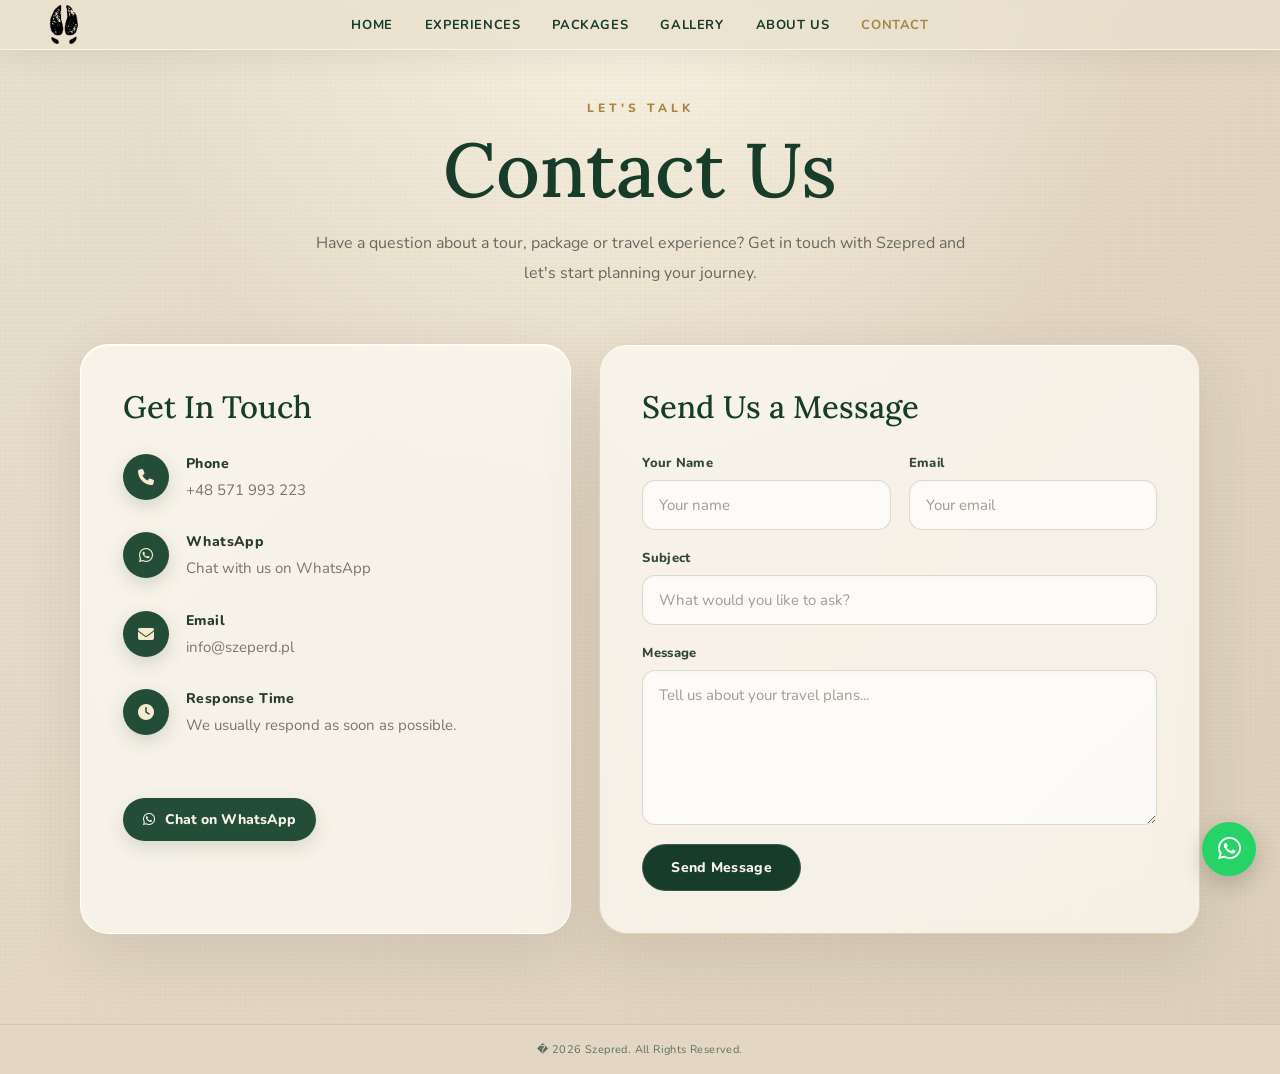
<file: contact.html>
<!DOCTYPE html>
<html lang="en">

<head>

    <meta charset="UTF-8">

    <meta name="viewport"
          content="width=device-width, initial-scale=1.0">

    <title>Contact Us | Szepred</title>

    <meta name="description"
          content="Contact Szepred for tours, travel packages and travel experiences.">


    <!-- GOOGLE FONTS -->

    <link rel="preconnect"
          href="https://fonts.googleapis.com">

    <link rel="preconnect"
          href="https://fonts.googleapis.com"
          crossorigin>

    <link href="https://fonts.googleapis.com/css2?family=Lora:wght@400;500;600;700&family=Nunito:wght@300;400;500;600;700;800&display=swap"
          rel="stylesheet">


    <!-- FONT AWESOME -->

    <link rel="stylesheet"
          href="https://cdnjs.cloudflare.com/ajax/libs/font-awesome/6.7.2/css/all.min.css">


    <!-- MAIN WEBSITE CSS -->

    <link rel="stylesheet"
          href="styles.css">


<style>

/* =========================================================
   CONTACT PAGE SCROLL
========================================================= */

html,
body {

    height: auto;

    min-height: 100%;

    overflow-x: hidden;

    overflow-y: auto !important;
}


/* =========================================================
   HEADER / NAVIGATION
========================================================= */

header {

    position: fixed;

    top: 0;

    left: 0;

    width: 100%;

    height: 50px;

    padding: 0 50px;

    display: flex;

    align-items: center;

    justify-content: space-between;

    z-index: 1000;

    background:
        rgba(233, 224, 207, 0.78);

    backdrop-filter:
        blur(18px)
        saturate(120%);

    -webkit-backdrop-filter:
        blur(18px)
        saturate(120%);

    border-bottom:
        1px solid
        rgba(255,255,255,0.55);

    box-shadow:
        0 8px 28px
        rgba(70, 58, 40, 0.08);

    transition:
        background .35s ease,
        box-shadow .35s ease,
        border-color .35s ease;
}


header.scrolled {

    background:
        rgba(227, 215, 195, 0.94);

    box-shadow:
        0 10px 30px
        rgba(70, 58, 40, 0.12);
}


/* =========================================================
   LOGO
========================================================= */

.logo {

    flex-shrink: 0;

    position: relative;

    z-index: 2;
}


.logo a {

    display: block;
}


.logo img {

    display: block;

    width: auto;

    height: 40px;

    object-fit: contain;
}


/* =========================================================
   DESKTOP MENU
========================================================= */

#menu {

    position: absolute;

    left: 50%;

    top: 50%;

    transform:
        translate(-50%, -50%);

    display: flex;

    align-items: center;

    justify-content: center;

    gap: 32px;

    margin: 0;

    z-index: 1;
}


#menu a {

    position: relative;

    padding: 0;

    color:
        #173c2a;

    text-decoration: none;

    font-family:
        var(--main-font);

    font-size: 13px;

    font-weight: 700;

    letter-spacing: .6px;

    white-space: nowrap;

    border-radius: 0;

    transition:
        color .25s ease,
        background .25s ease,
        transform .25s ease;
}


#menu a:hover {

    color:
        #a88445;

    background:
        transparent;

    transform:
        translateY(-1px);
}


#menu a.active {

    color:
        #a88445;

    background:
        transparent;
}


/* =========================================================
   HEADER ICONS
========================================================= */

.header-icons {

    display: none;

    align-items: center;

    gap: 18px;

    color:
        #173c2a;

    font-size: 20px;
}


.header-icons i {

    cursor: pointer;

    transition:
        color .25s ease,
        transform .25s ease;
}


.header-icons i:hover {

    color:
        #a88445;

    transform:
        scale(1.08);
}


/* =========================================================
   TABLET / MOBILE HEADER
========================================================= */

@media (max-width: 1000px) {

    header {

        height: 70px;

        padding:
            0 22px;
    }


    .logo img {

        height: 42px;
    }


    .header-icons {

        display: flex;
    }


    /* =====================================================
       MOBILE / TABLET POPUP MENU

       CENTERED LIKE GALLERY

       CONTACT COLOURS RETAINED
    ===================================================== */

    #menu {

        position: absolute;

        top:
            calc(100% + 10px);

        left: 50%;

        right: auto;

        width:
            calc(100% - 30px);

        max-width: none;

        height: auto;

        transform:
            translateX(-50%);

        display: none;

        flex-direction: column;

        align-items: stretch;

        justify-content: center;

        gap: 3px;

        padding: 10px;

        margin: 0;

        box-sizing: border-box;

        background:
            rgba(233, 224, 207, 0.97);

        backdrop-filter:
            blur(18px)
            saturate(120%);

        -webkit-backdrop-filter:
            blur(18px)
            saturate(120%);

        border:
            1px solid
            rgba(168,132,69,0.25);

        border-radius: 16px;

        box-shadow:
            0 20px 50px
            rgba(70,58,40,.16);

        z-index: 1001;
    }


    #menu.show {

        display: flex;
    }


    #menu a {

        width: 100%;

        box-sizing: border-box;

        padding:
            13px 12px;

        margin: 0;

        text-align: center;

        color:
            #173c2a;

        border-radius: 10px;

        transform: none;
    }


    #menu a:hover {

        color:
            #a88445;

        background:
            rgba(168,132,69,.07);

        transform: none;
    }


    #menu a.active {

        color:
            #a88445;

        background:
            transparent;

        box-shadow: none;
    }

}


/* =========================================================
   PAGE BACKGROUND
========================================================= */

.contact-page {

    min-height: 100vh;

    background:

        repeating-linear-gradient(
            0deg,
            rgba(90, 75, 50, 0.018) 0px,
            rgba(90, 75, 50, 0.018) 1px,
            transparent 1px,
            transparent 4px
        ),

        repeating-linear-gradient(
            90deg,
            rgba(90, 75, 50, 0.014) 0px,
            rgba(90, 75, 50, 0.014) 1px,
            transparent 1px,
            transparent 5px
        ),

        radial-gradient(
            circle at 50% 0%,
            rgba(255, 250, 235, 0.75),
            transparent 42%
        ),

        linear-gradient(
            135deg,
            #e9e0cf 0%,
            #e3d7c3 48%,
            #dcd0bb 100%
        );

    padding-top: 100px;

    padding-bottom: 90px;
}


/* =========================================================
   CONTAINER
========================================================= */

.contact-container {

    width:
        min(
            1120px,
            calc(100% - 40px)
        );

    margin: 0 auto;
}


/* =========================================================
   PAGE HEADING
========================================================= */

.contact-heading {

    text-align: center;

    margin-bottom: 55px;
}


.contact-heading span {

    display: block;

    font-family:
        var(--main-font);

    color:
        #a88445;

    font-size: 12px;

    font-weight: 800;

    letter-spacing: 4px;

    text-transform: uppercase;

    margin-bottom: 14px;
}


.contact-heading h1 {

    margin: 0 0 18px;

    font-family:
        var(--heading-font);

    font-size:
        clamp(
            46px,
            6vw,
            76px
        );

    line-height: 1.05;

    font-weight: 500;

    color:
        #173c2a;
}


.contact-heading p {

    max-width: 650px;

    margin: 0 auto;

    font-family:
        var(--main-font);

    font-size: 16px;

    line-height: 1.9;

    font-weight: 400;

    color:
        #68685f;
}


/* =========================================================
   CONTACT GRID
========================================================= */

.contact-grid {

    display: grid;

    grid-template-columns:
        0.9fr 1.1fr;

    gap: 28px;

    align-items: stretch;
}


/* =========================================================
   ELEGANT PANELS
========================================================= */

.contact-info,
.contact-form {

    background:
        rgba(255, 252, 245, 0.72);

    backdrop-filter:
        blur(18px);

    -webkit-backdrop-filter:
        blur(18px);

    border:
        1px solid
        rgba(255, 255, 255, 0.85);

    border-radius: 28px;

    box-shadow:
        0 20px 60px
        rgba(60, 50, 35, 0.10),

        inset 0 1px 0
        rgba(255,255,255,0.85);
}


/* =========================================================
   LEFT PANEL
========================================================= */

.contact-info {

    padding: 42px;
}


/* =========================================================
   MESSAGE PANEL
========================================================= */

.contact-form {

    padding: 42px;

    border:
        1px solid
        rgba(168, 132, 69, 0.28);

    box-shadow:
        0 20px 60px
        rgba(60, 50, 35, 0.11),

        inset 0 1px 0
        rgba(255,255,255,0.9);
}


/* =========================================================
   HEADINGS
========================================================= */

.contact-info h2,
.contact-form h2 {

    margin: 0 0 28px;

    font-family:
        var(--heading-font);

    font-size: 31px;

    font-weight: 500;

    color:
        #173c2a;
}


/* =========================================================
   CONTACT ITEMS
========================================================= */

.contact-item {

    display: flex;

    align-items: flex-start;

    gap: 17px;

    margin-bottom: 29px;
}


.contact-item:last-child {

    margin-bottom: 0;
}


/* =========================================================
   CLICKABLE CONTACT ITEMS
========================================================= */

.contact-link {

    display: flex;

    width: 100%;

    box-sizing: border-box;

    color: inherit;

    text-decoration: none;

    cursor: pointer;

    transition:
        transform .25s ease,
        opacity .25s ease;
}


.contact-link:hover {

    transform:
        translateX(4px);

    opacity: .92;
}


/* =========================================================
   CONTACT ICONS
========================================================= */

.contact-icon {

    width: 46px;

    height: 46px;

    min-width: 46px;

    display: flex;

    align-items: center;

    justify-content: center;

    border-radius: 50%;

    background:
        #244d38;

    color:
        #f7ead0;

    font-size: 16px;

    box-shadow:
        0 6px 18px
        rgba(36, 77, 56, 0.18);

    transition:
        background .25s ease,
        transform .25s ease;
}


.contact-link:hover .contact-icon {

    background:
        #173c2a;

    transform:
        scale(1.05);
}


/* =========================================================
   CONTACT TEXT
========================================================= */

.contact-item h3 {

    margin: 0 0 5px;

    font-family:
        var(--main-font);

    font-size: 14px;

    font-weight: 800;

    letter-spacing: .4px;

    color:
        #293c31;
}


.contact-item p {

    margin: 0;

    font-family:
        var(--main-font);

    font-size: 15px;

    line-height: 1.7;

    color:
        #77766d;
}


/* =========================================================
   CONTACT FORM
========================================================= */

.contact-form form {

    display: grid;

    gap: 19px;
}


.form-row {

    display: grid;

    grid-template-columns:
        1fr 1fr;

    gap: 18px;
}


.form-group {

    display: flex;

    flex-direction: column;

    gap: 8px;
}


.form-group label {

    font-family:
        var(--main-font);

    font-size: 13px;

    font-weight: 800;

    letter-spacing: .3px;

    color:
        #34483b;
}


/* =========================================================
   INPUT BOXES
========================================================= */

.form-group input,
.form-group textarea,
.form-group select {

    width: 100%;

    box-sizing: border-box;

    border:
        1px solid
        rgba(76, 87, 73, 0.20);

    border-radius: 13px;

    padding: 14px 16px;

    background:
        rgba(255, 255, 255, 0.70);

    color:
        #26372d;

    font-family:
        var(--main-font);

    font-size: 15px;

    outline: none;

    box-shadow:
        inset 0 1px 3px
        rgba(60, 50, 35, 0.035);

    transition:
        border-color .25s ease,
        background .25s ease,
        box-shadow .25s ease;
}


.form-group input::placeholder,
.form-group textarea::placeholder {

    color:
        #a09d93;

    opacity: 1;
}


/* =========================================================
   MESSAGE FIELD
========================================================= */

.form-group textarea {

    min-height: 155px;

    resize: vertical;
}


/* =========================================================
   INPUT FOCUS
========================================================= */

.form-group input:focus,
.form-group textarea:focus,
.form-group select:focus {

    border-color:
        #a88445;

    background:
        rgba(255,255,255,.92);

    box-shadow:
        0 0 0 3px
        rgba(168,132,69,.10);
}


/* =========================================================
   SEND BUTTON
========================================================= */

.contact-submit {

    width: fit-content;

    border:
        1px solid
        rgba(255,255,255,.15);

    border-radius: 30px;

    padding:
        13px 28px;

    background:
        #173c2a;

    color:
        #f8f3e8;

    font-family:
        var(--main-font);

    font-size: 14px;

    font-weight: 800;

    letter-spacing: .3px;

    cursor: pointer;

    transition:
        transform .25s ease,
        background .25s ease,
        box-shadow .25s ease;
}


.contact-submit:hover {

    transform:
        translateY(-2px);

    background:
        #244d38;

    box-shadow:
        0 8px 20px
        rgba(23,60,42,.18);
}


/* =========================================================
   WHATSAPP BUTTON
========================================================= */

.contact-whatsapp {

    margin-top: 30px;

    display: inline-flex;

    align-items: center;

    gap: 10px;

    padding:
        12px 20px;

    border-radius: 30px;

    background:
        #244d38;

    color:
        #f8f3e8 !important;

    font-family:
        var(--main-font);

    font-size: 14px;

    font-weight: 800;

    text-decoration: none;

    box-shadow:
        0 7px 18px
        rgba(36,77,56,.15);

    transition:
        transform .25s ease,
        background .25s ease;
}


.contact-whatsapp:hover {

    transform:
        translateY(-2px);

    background:
        #173c2a;
}


/* =====================================================
   FOOTER
   CONTACT PAGE � EXACTLY 50PX
===================================================== */

.footer {

    width: 100%;

    height: 50px;

    min-height: 50px;

    padding:
        0 20px;

    display: flex;

    align-items: center;

    justify-content: center;

    box-sizing: border-box;

    background:
        #e3d7c3;

    color:
        rgba(23,60,42,.65);

    border-top:
        1px solid
        rgba(168,132,69,.22);
}


.footer-bottom {

    margin: 0;

    padding: 0;

    border: none;

    text-align: center;

    color:
        rgba(23,60,42,.65);

    font-family:
        var(--main-font);

    font-size: 11px;

    font-weight: 400;

    letter-spacing: .4px;

    line-height: 1;
}


/* =========================================================
   MOBILE
========================================================= */

@media (max-width: 767px) {

    header {

        height: 64px;

        padding:
            0 17px;
    }


    .logo img {

        height: 35px;
    }


    .contact-page {

        padding-top: 90px;

        padding-bottom: 55px;

        background-attachment: scroll;
    }


    .contact-container {

        width:
            min(
                calc(100% - 24px),
                600px
            );
    }


    .contact-heading {

        margin-bottom: 35px;
    }


    .contact-heading span {

        font-size: 11px;

        letter-spacing: 3px;
    }


    .contact-heading h1 {

        font-size: 46px;
    }


    .contact-heading p {

        font-size: 15px;

        line-height: 1.75;
    }


    .contact-grid {

        grid-template-columns: 1fr;

        gap: 20px;
    }


    .contact-info,
    .contact-form {

        padding:
            28px 22px;

        border-radius: 22px;
    }


    .contact-info h2,
    .contact-form h2 {

        font-size: 27px;

        margin-bottom: 23px;
    }


    .form-row {

        grid-template-columns: 1fr;

        gap: 18px;
    }


        .contact-item {

        gap: 14px;
    }

}


/* =========================================================
   FLOATING WHATSAPP
   MATCHES ABOUT US REFERENCE
========================================================= */

.whatsapp-float {

    position: fixed;

    right: 24px;

    bottom: 24px;

    z-index: 2000;

    width: 54px;

    height: 54px;

    display: flex;

    align-items: center;

    justify-content: center;

    border-radius: 50%;

    background:
        #25d366;

    color:
        #fff;

    font-size:
        26px;

    box-shadow:
        0 8px 25px
        rgba(0,0,0,.20);

    transition:
        transform .3s ease;
}


.whatsapp-float:hover {

    transform:
        scale(1.08);
}

</style>
</head>


<body>


<!-- =====================================================
     HEADER
===================================================== -->

<header id="site-header">

    <div class="logo">

        <a href="index.html">

            <img src="logo.png"
                 alt="Szepred Logo">

        </a>

    </div>


    <nav id="menu">

        <a href="index.html">
            HOME
        </a>

        <a href="experiences.html">
            EXPERIENCES
        </a>

        <a href="packages.html">
            PACKAGES
        </a>

        <a href="gallery.html">
            GALLERY
        </a>

        <a href="about.html">
            ABOUT US
        </a>

        <a href="contact.html"
           class="active">
            CONTACT
        </a>

    </nav>


    <div class="header-icons">

        <i class="fas fa-bars"
           id="menu-btn">
        </i>

    </div>

</header>


<!-- =====================================================
     CONTACT PAGE
===================================================== -->

<main class="contact-page">

    <div class="contact-container">


        <!-- PAGE HEADING -->

        <div class="contact-heading">

            <span>
                Let's Talk
            </span>


            <h1>
                Contact Us
            </h1>


            <p>
                Have a question about a tour,
                package or travel experience?
                Get in touch with Szepred
                and let's start planning
                your journey.
            </p>

        </div>


        <div class="contact-grid">


            <!-- =================================================
                 CONTACT INFORMATION
            ================================================= -->

            <section class="contact-info">

                <h2>
                    Get In Touch
                </h2>


                <!-- PHONE -->

                <a class="contact-item contact-link"
                   href="tel:+48571993223">

                    <div class="contact-icon">

                        <i class="fas fa-phone"></i>

                    </div>


                    <div>

                        <h3>
                            Phone
                        </h3>


                        <p>
                            +48 571 993 223
                        </p>

                    </div>

                </a>


                <!-- WHATSAPP -->

                <a class="contact-item contact-link"
                   href="https://wa.me/48571993223"
                   target="_blank"
                   rel="noopener">

                    <div class="contact-icon">

                        <i class="fab fa-whatsapp"></i>

                    </div>


                    <div>

                        <h3>
                            WhatsApp
                        </h3>


                        <p>
                            Chat with us on WhatsApp
                        </p>

                    </div>

                </a>


                <!-- EMAIL -->

                <a class="contact-item contact-link"
                   href="mailto:info@szeperd.pl">

                    <div class="contact-icon">

                        <i class="fas fa-envelope"></i>

                    </div>


                    <div>

                        <h3>
                            Email
                        </h3>


                        <p>
                            info@szeperd.pl
                        </p>

                    </div>

                </a>


                <!-- RESPONSE TIME -->

                <div class="contact-item">

                    <div class="contact-icon">

                        <i class="fas fa-clock"></i>

                    </div>


                    <div>

                        <h3>
                            Response Time
                        </h3>


                        <p>
                            We usually respond
                            as soon as possible.
                        </p>

                    </div>

                </div>


                <!-- WHATSAPP CTA -->

                <a class="contact-whatsapp"
                   href="https://wa.me/48571993223"
                   target="_blank"
                   rel="noopener">

                    <i class="fab fa-whatsapp"></i>

                    Chat on WhatsApp

                </a>

            </section>


            <!-- =================================================
                 SEND MESSAGE
            ================================================= -->

            <section class="contact-form">

                <h2>
                    Send Us a Message
                </h2>


                <form id="contact-form">


                    <!-- NAME + EMAIL -->

                    <div class="form-row">


                        <div class="form-group">

                            <label for="name">
                                Your Name
                            </label>


                            <input
                                type="text"
                                id="name"
                                name="name"
                                placeholder="Your name"
                                required>

                        </div>


                        <div class="form-group">

                            <label for="email">
                                Email
                            </label>


                            <input
                                type="email"
                                id="email"
                                name="email"
                                placeholder="Your email"
                                required>

                        </div>

                    </div>


                    <!-- SUBJECT -->

                    <div class="form-group">

                        <label for="subject">
                            Subject
                        </label>


                        <input
                            type="text"
                            id="subject"
                            name="subject"
                            placeholder="What would you like to ask?">

                    </div>


                    <!-- MESSAGE -->

                    <div class="form-group">

                        <label for="message">
                            Message
                        </label>


                        <textarea
                            id="message"
                            name="message"
                            placeholder="Tell us about your travel plans..."
                            required></textarea>

                    </div>


                    <!-- SEND -->

                    <button
                        type="submit"
                        class="contact-submit">

                        Send Message

                    </button>

                </form>

            </section>

        </div>

    </div>

</main>


<!-- =====================================================
     FOOTER
===================================================== -->

<footer class="footer">

    <div class="footer-bottom">

        � 2026 Szepred. All Rights Reserved.

    </div>

</footer>


<!-- =====================================================
     FLOATING WHATSAPP
===================================================== -->

<a href="https://wa.me/48571993223"
   class="whatsapp-float"
   target="_blank"
   rel="noopener"
   aria-label="Chat on WhatsApp">

    <i class="fab fa-whatsapp"></i>

</a>


<!-- =====================================================
     MAIN WEBSITE SCRIPT
===================================================== -->

<script src="script.js"></script>


<!-- =====================================================
     CONTACT FORM SCRIPT
===================================================== -->

<script>

const contactForm =
    document.querySelector("#contact-form");


if (contactForm) {

    contactForm.addEventListener(
        "submit",
        function(e) {

            e.preventDefault();

            alert(
                "Thank you! Your message form is ready. We will connect it to the Szepred contact system next."
            );

        }
    );

}

</script>


</body>

</html>
</file>
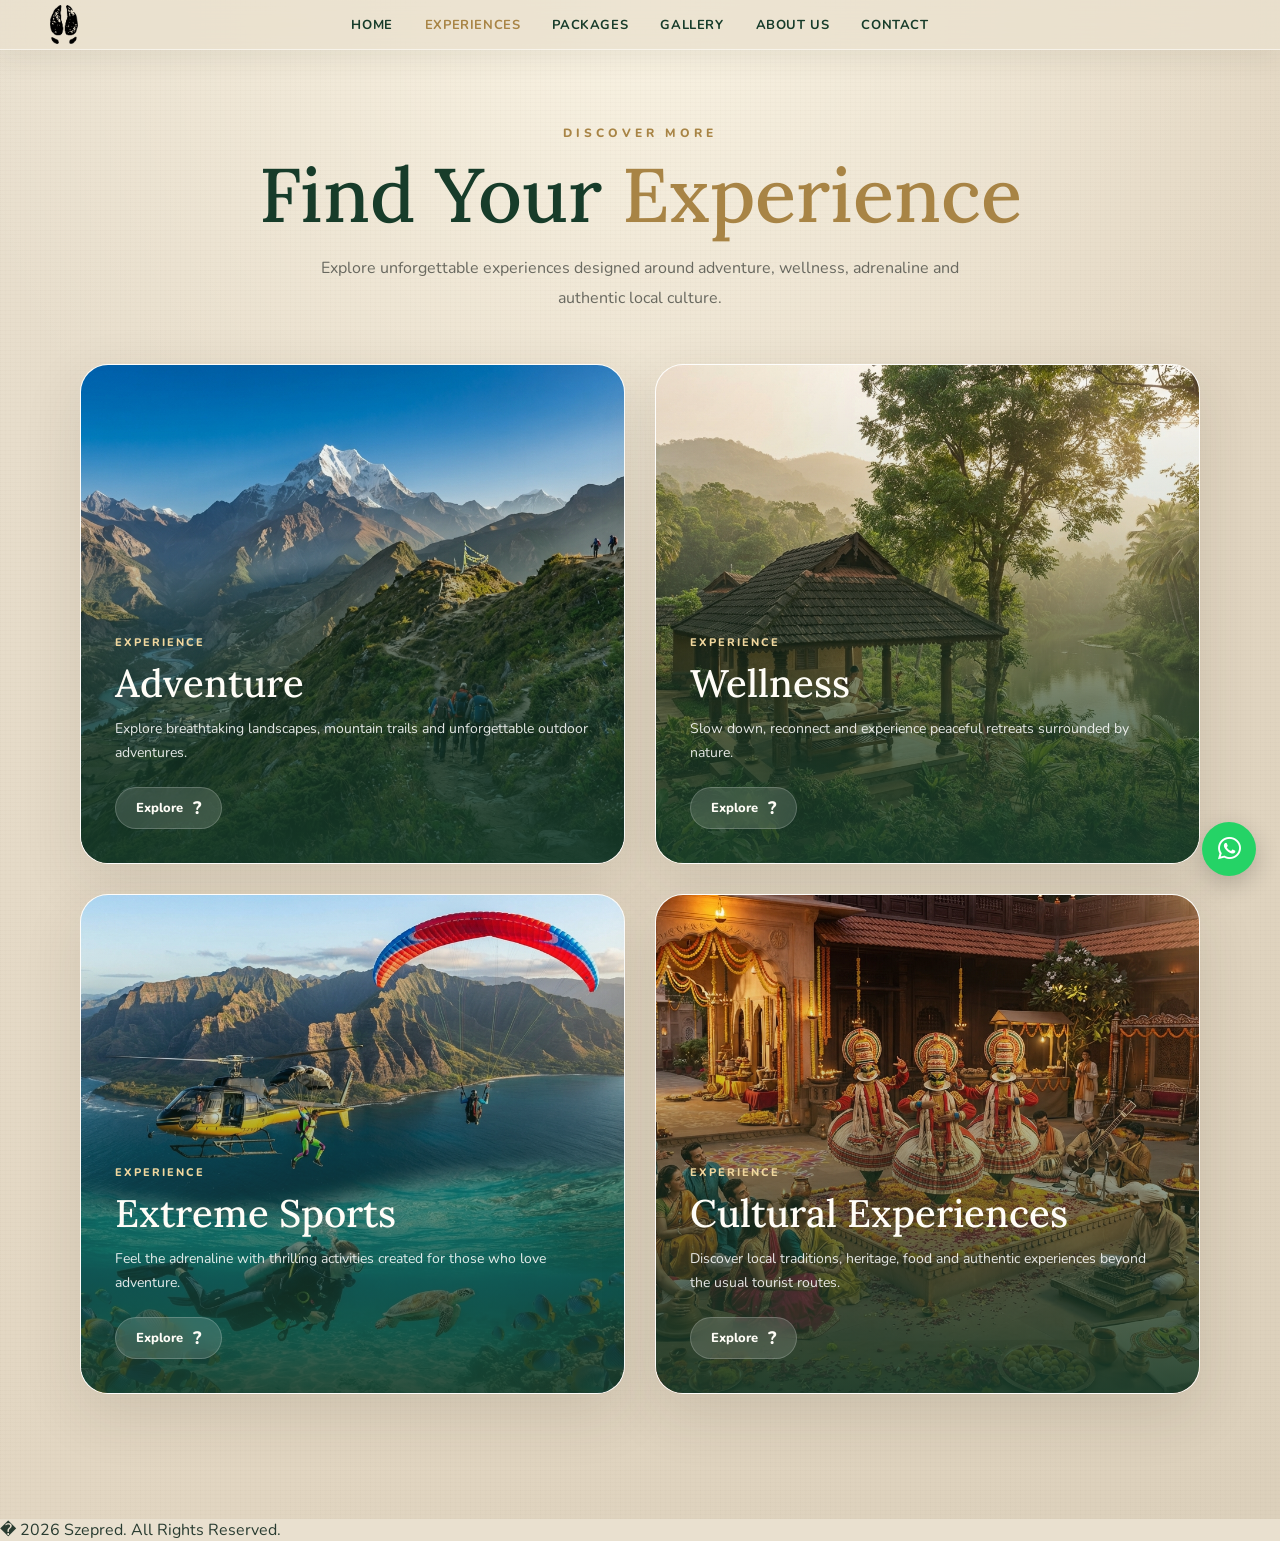
<file: experiences.html>
<!DOCTYPE html>
<html lang="en">

<head>

    <meta charset="UTF-8">

    <meta name="viewport"
          content="width=device-width, initial-scale=1.0">

    <title>Experiences | Szepred</title>

    <meta name="description"
          content="Discover unforgettable travel experiences with Szepred, from adventure and wellness to authentic local experiences.">


    <!-- =====================================================
         GOOGLE FONTS
    ====================================================== -->

    <link rel="preconnect"
          href="https://fonts.googleapis.com">

    <link rel="preconnect"
          href="https://fonts.googleapis.com"
          crossorigin>

    <link href="https://fonts.googleapis.com/css2?family=Lora:wght@400;500;600;700&family=Nunito:wght@300;400;500;600;700;800&display=swap"
          rel="stylesheet">


    <!-- =====================================================
         FONT AWESOME
    ====================================================== -->

    <link rel="stylesheet"
          href="https://cdnjs.cloudflare.com/ajax/libs/font-awesome/6.7.2/css/all.min.css">


    <!-- =====================================================
         EXPERIENCES CSS
    ====================================================== -->

    <link rel="stylesheet"
          href="experiences.css">

</head>


<body>


<!-- =====================================================
     HEADER
===================================================== -->

<header id="site-header">

    <div class="logo">

        <a href="index.html">

            <img src="logo.png"
                 alt="Szepred Logo">

        </a>

    </div>


    <nav id="menu">

        <a href="index.html">
            HOME
        </a>

        <a href="experiences.html"
           class="active">
            EXPERIENCES
        </a>

        <a href="packages.html">
            PACKAGES
        </a>

        <a href="gallery.html">
            GALLERY
        </a>

        <a href="about.html">
            ABOUT US
        </a>

        <a href="contact.html">
            CONTACT
        </a>

    </nav>


    <div class="header-icons">

        <i class="fas fa-bars"
           id="menu-btn"
           aria-label="Open menu"
           role="button"
           tabindex="0">
        </i>

    </div>

</header>



<!-- =====================================================
     EXPERIENCES PAGE
===================================================== -->

<main class="experiences-page">


    <!-- =================================================
         PAGE HEADING
    ================================================== -->

    <section class="experiences-heading">

        <div class="experiences-container">

            <span>
                DISCOVER MORE
            </span>


            <h1>
                Find Your
                <em>Experience</em>
            </h1>


            <p>
                Explore unforgettable experiences designed
                around adventure, wellness, adrenaline and
                authentic local culture.
            </p>

        </div>

    </section>



    <!-- =================================================
         EXPERIENCES GRID
    ================================================== -->

    <section class="experiences-section"
             aria-label="Travel experiences">

        <div class="experiences-container">

            <div id="experiencesGrid"
                 class="experiences-grid">

                <!--
                    Cards are loaded from experiences.json
                -->

            </div>


            <div id="experiencesMessage"
                 class="experiences-message"
                 aria-live="polite">
            </div>

        </div>

    </section>


</main>

<!-- =====================================================
     FOOTER
===================================================== -->

<footer class="footer">

    <div class="footer-bottom">
        � 2026 Szepred. All Rights Reserved.
    </div>

</footer>

<!-- =====================================================
     WHATSAPP FLOATING BUTTON
===================================================== -->

<a
    href="https://wa.me/48571993223"
    class="whatsapp-float"
    target="_blank"
    rel="noopener noreferrer"
    aria-label="Chat on WhatsApp"
>
    <i class="fab fa-whatsapp"></i>
</a>




<!-- =====================================================
     EXPERIENCES SCRIPT
===================================================== -->

<script src="experiences.js"></script>


</body>

</html>
</file>
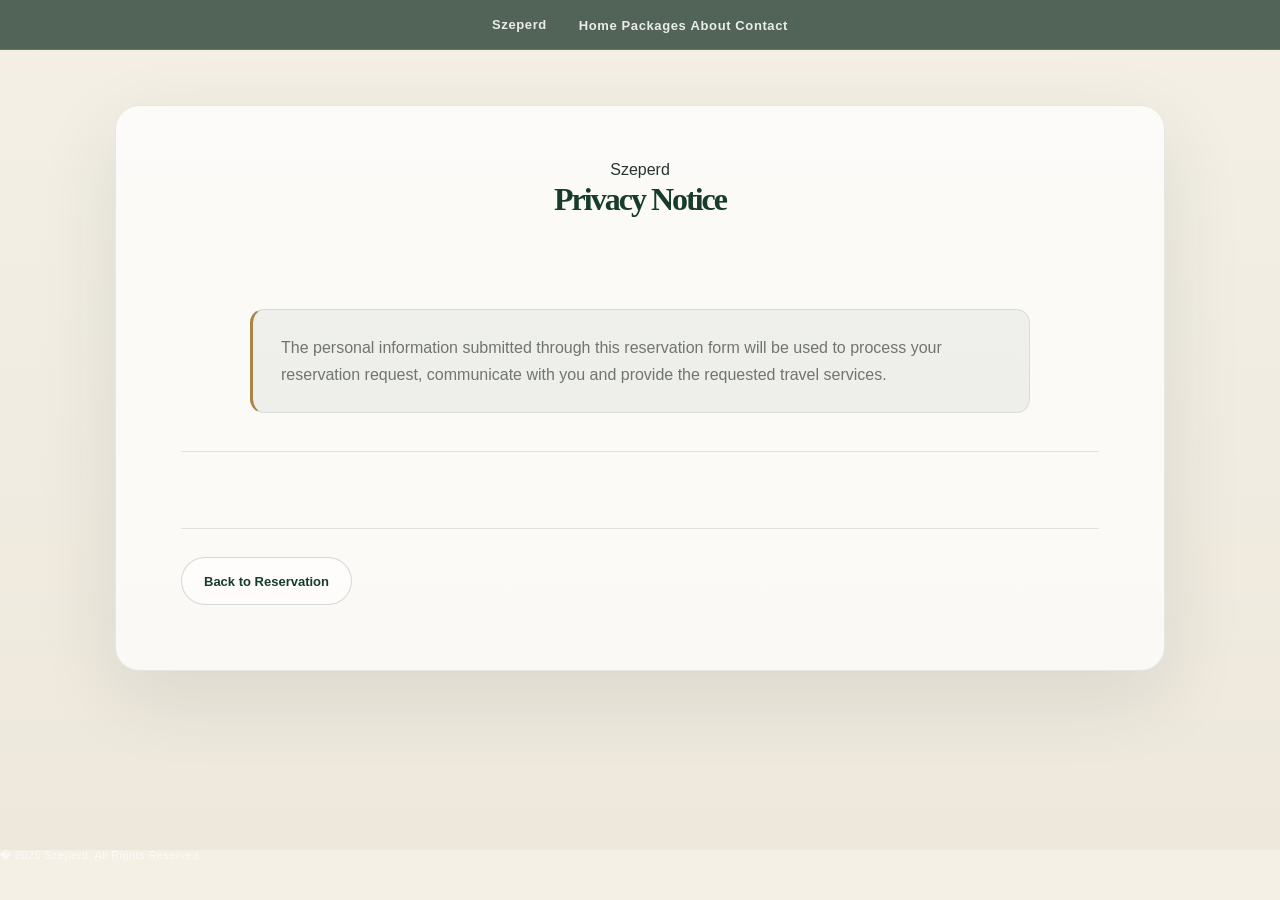
<file: privacy.html>
<!DOCTYPE html>
<html lang="en">

<head>

    <meta charset="UTF-8">

    <meta
        name="viewport"
        content="width=device-width, initial-scale=1.0"
    >

    <title>Szeperd Privacy Policy</title>

    <link
        rel="stylesheet"
        href="reservation.css"
    >

    <style>

        /* =========================================
           PRIVACY PAGE
        ========================================= */

        #privacy-title {
            font-size: 2rem;
            line-height: 1.25;
            font-weight: 600;
        }

        #privacy-version,
        #privacy-status,
        #privacy-text {
            font-size: 1rem;
            line-height: 1.7;
        }

        .policy-section h2 {
            font-size: 1.25rem;
            line-height: 1.4;
            margin: 0 0 0.75rem;
            font-weight: 600;
        }

        .policy-section p {
            font-size: 1rem;
            line-height: 1.7;
        }

    </style>

</head>


<body>


<header class="site-header">

    <div class="main-nav">

        <a
            href="index.html"
            class="logo"
        >
            Szeperd
        </a>


        <nav>

            <a href="index.html">
                Home
            </a>

            <a href="packages.html">
                Packages
            </a>

            <a href="aboutus.html">
                About
            </a>

            <a href="contact.html">
                Contact
            </a>
        </nav>

    </div>

</header>



<main class="reservation-page">

    <div class="reservation-window">

        <div class="reservation-inner">


            <div class="reservation-header">

                <p
                    class="reservation-eyebrow"
                >
                    Szeperd
                </p>


                <h1 id="privacy-title">
                    Privacy Policy
                </h1>


                <p
                    id="privacy-version"
                    class="reservation-subtitle"
                ></p>

            </div>



            <section class="reservation-information">

                <p
                    id="privacy-status"
                ></p>


                <p
                    id="privacy-text"
                ></p>

            </section>



            <section
                id="privacy-content"
                class="reservation-section"
            ></section>



            <div class="reservation-actions">

                <a
                    href="reservation.html"
                    class="reservation-back-button"
                >
                    Back to Reservation
                </a>

            </div>


        </div>

    </div>

</main>



<footer>

    <p id="footer-copyright">
        � 2026 Szeperd. All Rights Reserved.
    </p>

</footer>



<script>

document.addEventListener(
    "DOMContentLoaded",
    async function () {

        try {

            const response =
                await fetch(
                    "reservation.json",
                    {
                        cache: "no-store"
                    }
                );


            if (!response.ok) {

                throw new Error(
                    "Unable to load reservation.json"
                );

            }


            const data =
                await response.json();


            const privacy =
                data.privacy;


            if (!privacy) {

                throw new Error(
                    "Privacy Policy data not found."
                );

            }


            /*
             * Page title
             */

            document.title =
                privacy.title ||
                "Szeperd Privacy Policy";


            /*
             * Main title
             */

            const title =
                document.getElementById(
                    "privacy-title"
                );


            if (title) {

                title.textContent =
                    privacy.title ||
                    "Szeperd Privacy Policy";

            }


            /*
             * Version
             */

            const version =
                document.getElementById(
                    "privacy-version"
                );


            if (
                version &&
                privacy.version
            ) {

                version.textContent =
                    privacy.version;

            }


            /*
             * Status
             */

            const status =
                document.getElementById(
                    "privacy-status"
                );


            if (
                status &&
                privacy.status
            ) {

                status.textContent =
                    privacy.status;

            }


            /*
             * Privacy introduction / short text
             */

            const text =
                document.getElementById(
                    "privacy-text"
                );


            if (text) {

                text.textContent =
                    privacy.introduction ||
                    privacy.shortText ||
                    "";

            }


            /*
             * Privacy Policy sections
             */

            const content =
                document.getElementById(
                    "privacy-content"
                );


            if (content) {

                content.innerHTML = "";


                if (
                    Array.isArray(
                        privacy.sections
                    )
                ) {

                    privacy.sections.forEach(
                        function (section) {

                            if (!section) {
                                return;
                            }


                            const article =
                                document.createElement(
                                    "article"
                                );


                            article.className =
                                "policy-section";


                            const heading =
                                document.createElement(
                                    "h2"
                                );


                            heading.textContent =
                                section.title ||
                                "";


                            const paragraph =
                                document.createElement(
                                    "p"
                                );


                            paragraph.textContent =
                                section.text ||
                                "";


                            article.appendChild(
                                heading
                            );


                            article.appendChild(
                                paragraph
                            );


                            content.appendChild(
                                article
                            );

                        }
                    );

                }

            }


            /*
             * Footer
             */

            const footer =
                document.getElementById(
                    "footer-copyright"
                );


            if (
                footer &&
                data.footer &&
                data.footer.copyright
            ) {

                footer.textContent =
                    data.footer.copyright;

            }


        } catch (error) {

            console.error(
                "Privacy Policy error:",
                error
            );


            const content =
                document.getElementById(
                    "privacy-content"
                );


            if (content) {

                content.innerHTML =
                    "<p>Unable to load the Privacy Policy. Please try again later.</p>";

            }

        }

    }
);

</script>


</body>

</html>
</file>
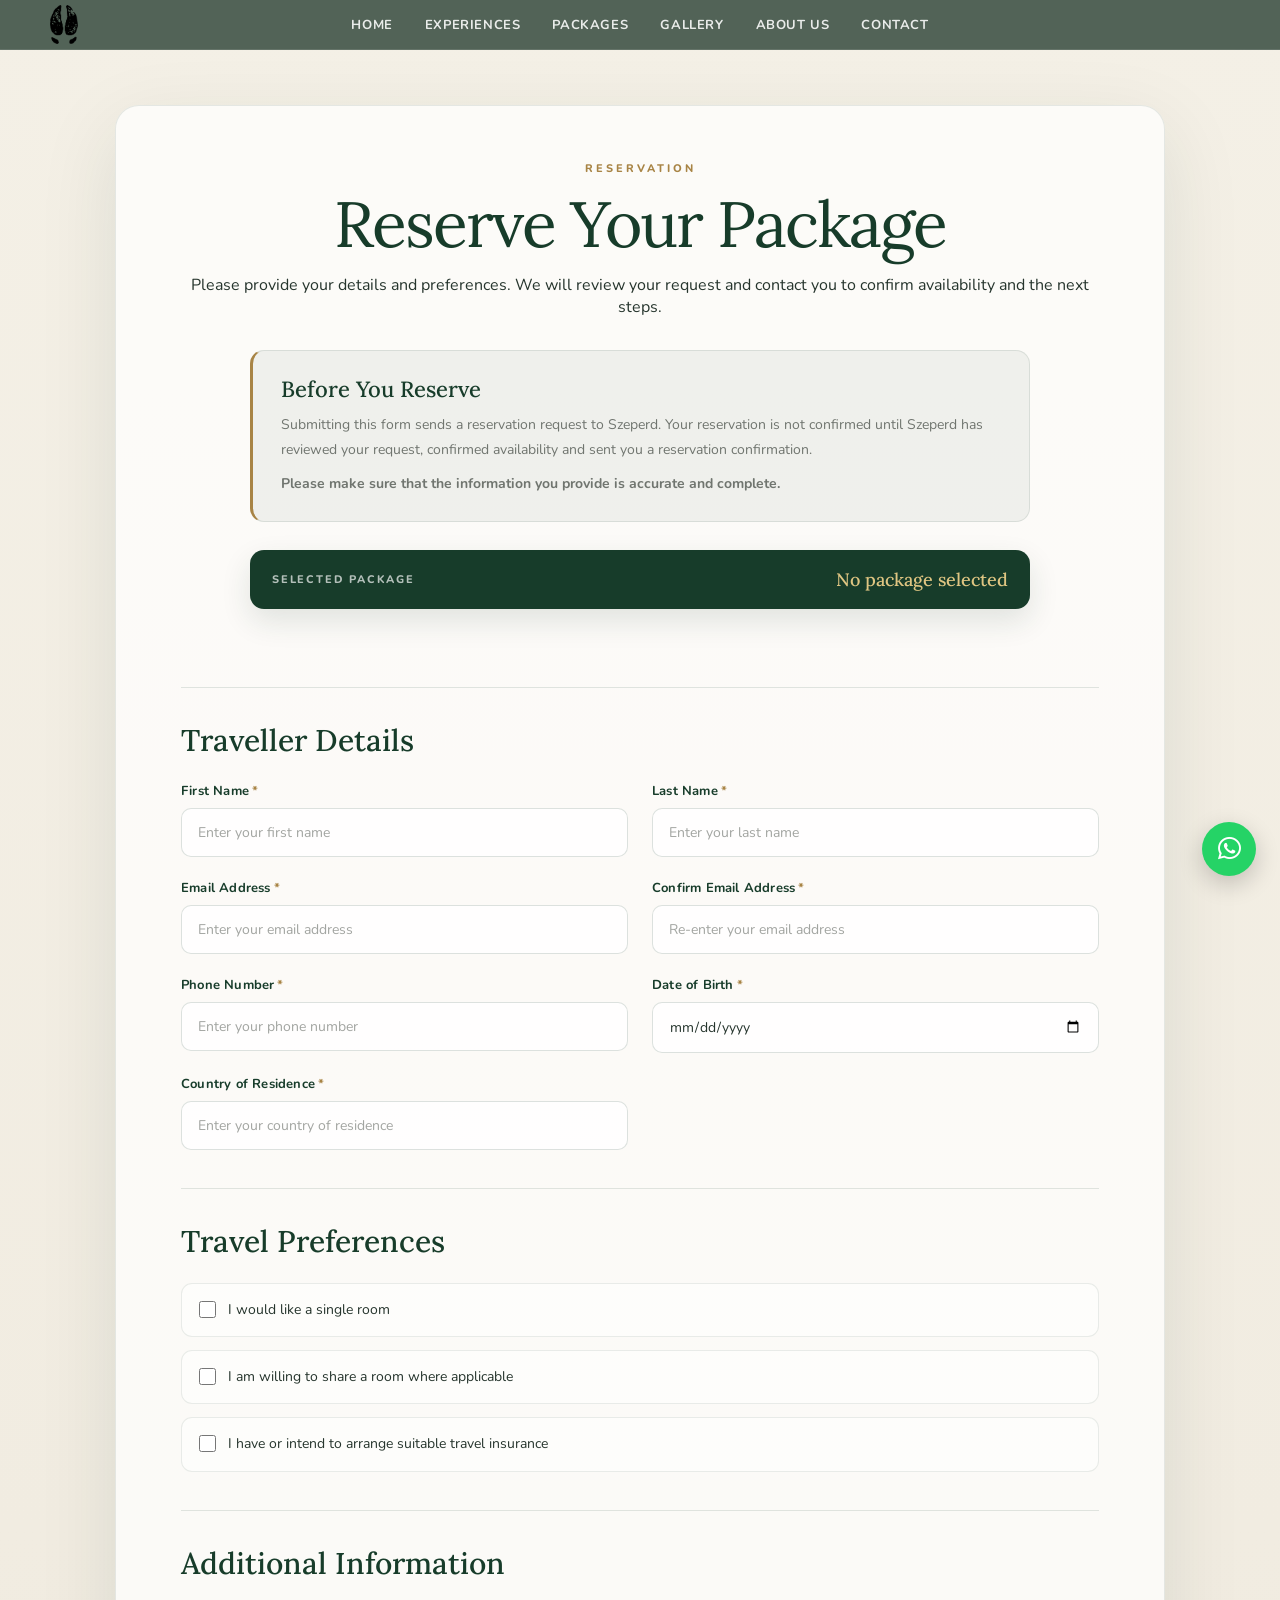
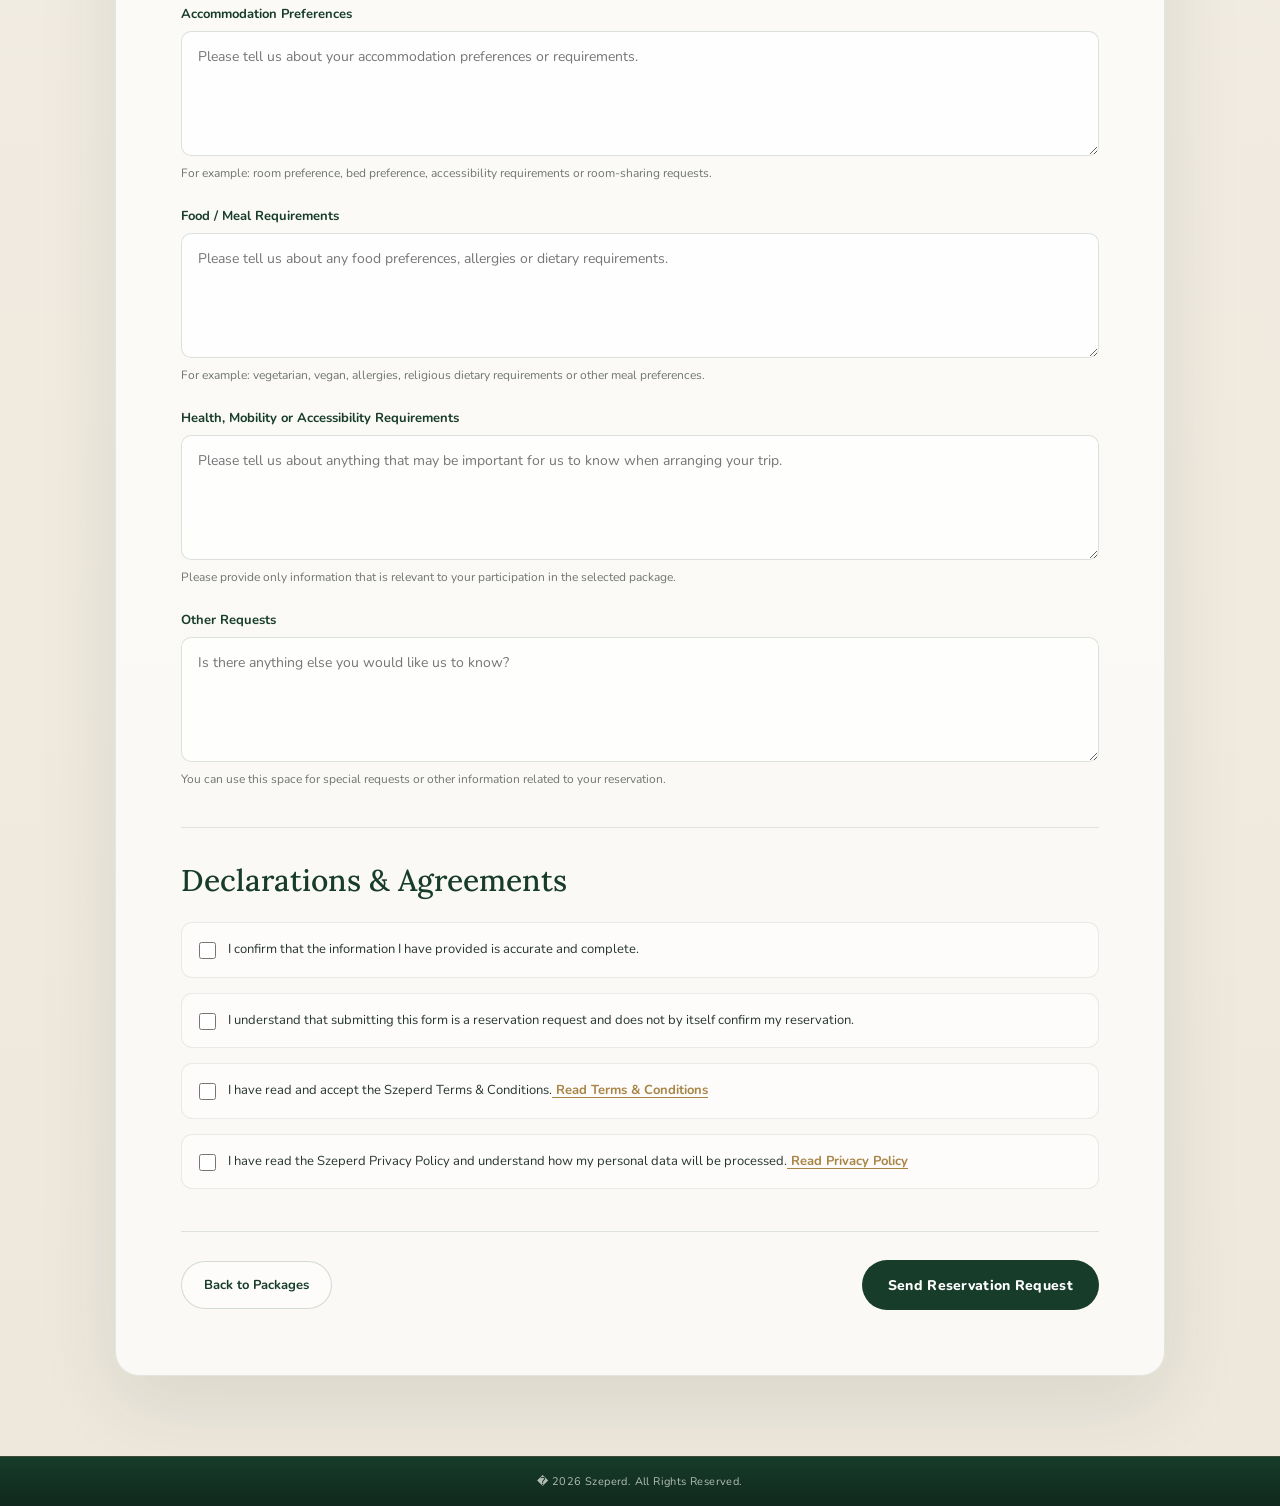
<file: reservation.html>
<!DOCTYPE html>
<html lang="en">
<head>
    <meta charset="UTF-8">

    <meta
        name="viewport"
        content="width=device-width, initial-scale=1.0"
    >

    <meta
        name="description"
        content="Reserve your Szeperd travel package."
    >

    <title>Szeperd | Reservation</title>

    <!-- Google Fonts -->
    <link rel="preconnect" href="https://fonts.googleapis.com">
    <link rel="preconnect" href="https://fonts.gstatic.com" crossorigin>

    <link
        href="https://fonts.googleapis.com/css2?family=Lora:wght@400;500;600;700&family=Nunito:wght@300;400;500;600;700;800&display=swap"
        rel="stylesheet"
    >

    <!-- Font Awesome -->
    <link
        rel="stylesheet"
        href="https://cdnjs.cloudflare.com/ajax/libs/font-awesome/6.5.2/css/all.min.css"
    >

    <!-- Reservation CSS -->
    <link
        rel="stylesheet"
        href="reservation.css"
    >
</head>

<body>

   <!-- =====================================================
     HEADER
====================================================== -->

<header class="site-header">

    <div class="header-inner">

        <a
            href="index.html"
            class="site-logo"
            aria-label="Szeperd Home"
        >
            <img
                src="logo.png"
                alt="Szeperd"
            >
        </a>

        <nav
            class="main-nav"
            aria-label="Main navigation"
        >

            <a href="index.html">HOME</a>
            <a href="experiences.html">EXPERIENCES</a>
            <a href="packages.html">PACKAGES</a>
            <a href="gallery.html">GALLERY</a>
            <a href="about.html">ABOUT US</a>
            <a href="contact.html">CONTACT</a>

        </nav>

        <button
            type="button"
            class="mobile-menu-button"
            id="menu-toggle"
            aria-label="Open navigation menu"
            aria-expanded="false"
            aria-controls="mobile-navigation"
        >
            <i class="fas fa-bars" aria-hidden="true"></i>
        </button>

    </div>

    <nav
        class="mobile-navigation"
        id="mobile-navigation"
        aria-label="Mobile navigation"
        aria-hidden="true"
    >

        <a href="index.html">HOME</a>
        <a href="experiences.html">EXPERIENCES</a>
        <a href="packages.html">PACKAGES</a>
        <a href="gallery.html">GALLERY</a>
        <a href="about.html">ABOUT US</a>
        <a href="contact.html">CONTACT</a>

    </nav>

</header>

    <!-- =====================================================
         MAIN
    ====================================================== -->

    <main>

        <section
            class="reservation-page"
            aria-labelledby="reservation-title"
        >

            <div class="reservation-window">

                <div class="reservation-inner">

                    <!-- =====================================
                         RESERVATION HEADER
                    ====================================== -->

                    <header class="reservation-header">

                        <span
                            class="eyebrow"
                            id="reservation-eyebrow"
                        >
                            Reservation
                        </span>

                        <h1 id="reservation-title">
                            Reserve Your Package
                        </h1>

                        <p id="reservation-subtitle">
                            Please provide your details and preferences.
                            We will review your request and contact you
                            to confirm availability and the next steps.
                        </p>


                        <!-- =================================
                             RESERVATION INFORMATION
                        ================================== -->

                        <div
                            class="reservation-information"
                            id="reservation-information"
                            hidden
                        >

                            <h2 id="reservation-information-title">
                                Before You Reserve
                            </h2>

                            <p id="reservation-information-text"></p>

                            <p
                                id="reservation-information-important"
                                class="reservation-information-important"
                            ></p>

                        </div>


                        <!-- =================================
                             SELECTED PACKAGE
                        ================================== -->

                        <div class="reservation-package">

                            <span id="selected-package-label">
                                Selected Package
                            </span>

                            <strong
                                id="reservation-package-name"
                            >
                                Loading...
                            </strong>

                        </div>

                    </header>


                    <!-- =====================================
                         RESERVATION FORM
                    ====================================== -->

                    <form
                        id="reservation-form"
                        class="reservation-form"
                        novalidate
                        autocomplete="on"
                    >

                        <!-- =================================
                             TRAVELLER DETAILS
                        ================================== -->

                        <section
                            class="reservation-section"
                            id="traveller-details-section"
                        >

                            <div class="reservation-section-heading">

                                <h2 id="traveller-details-title">
                                    Traveller Details
                                </h2>

                            </div>

                            <div
                                id="reservation-fields"
                                class="reservation-fields"
                            ></div>

                        </section>


                        <!-- =================================
                             TRAVEL PREFERENCES
                        ================================== -->

                        <section
                            class="reservation-section"
                            id="travel-preferences-section"
                        >

                            <div class="reservation-section-heading">

                                <h2 id="travel-preferences-title">
                                    Travel Preferences
                                </h2>

                            </div>

                            <div
                                id="reservation-options"
                                class="reservation-options"
                            ></div>

                        </section>


                        <!-- =================================
                             ADDITIONAL INFORMATION
                        ================================== -->

                        <section
                            class="reservation-section"
                            id="additional-information-section"
                        >

                            <div class="reservation-section-heading">

                                <h2 id="additional-information-title">
                                    Additional Information
                                </h2>

                            </div>

                            <div
                                id="reservation-notes"
                                class="reservation-notes"
                            ></div>

                        </section>


                        <!-- =================================
                             DECLARATIONS
                        ================================== -->

                        <section
                            class="reservation-section"
                            id="declarations-section"
                        >

                            <div class="reservation-section-heading">

                                <h2 id="declarations-title">
                                    Declarations &amp; Agreements
                                </h2>

                            </div>

                            <div
                                id="reservation-declarations"
                                class="reservation-declarations"
                            ></div>

                        </section>


                        <!-- =================================
                             FORM MESSAGE
                        ================================== -->

                        <div
                            id="reservation-message"
                            class="reservation-message"
                            hidden
                            role="status"
                            aria-live="polite"
                        ></div>


                        <!-- =================================
                             ACTIONS
                        ================================== -->

                        <div class="reservation-actions">

                            <a
                                href="packages.html"
                                class="reservation-back-button"
                                id="reservation-back-button"
                            >
                                Back to Packages
                            </a>


                            <button
                                type="submit"
                                id="submit-reservation"
                                class="reservation-submit-button"
                            >
                                Reservation
                            </button>

                        </div>

                    </form>

                </div>

            </div>

        </section>

    </main>


    <!-- =====================================================
         RESERVATION INFORMATION / FOOTER
    ====================================================== -->

    <footer class="site-footer">

        <div class="footer-inner">

            <p id="footer-copyright">
                � 2026 Szeperd. All Rights Reserved.
            </p>

        </div>

    </footer>


    <!-- =====================================================
         WHATSAPP
         This is the normal website contact button.
         Reservation notifications are handled server-side.
    ====================================================== -->

    <a
        href="https://wa.me/48571993223"
        class="whatsapp-float"
        target="_blank"
        rel="noopener noreferrer"
        aria-label="Chat on WhatsApp"
    >

        <i
            class="fab fa-whatsapp"
            aria-hidden="true"
        ></i>

    </a>


    <!-- =====================================================
         JAVASCRIPT
    ====================================================== -->

    <script src="reservation.js"></script>

</body>
</html>
</file>
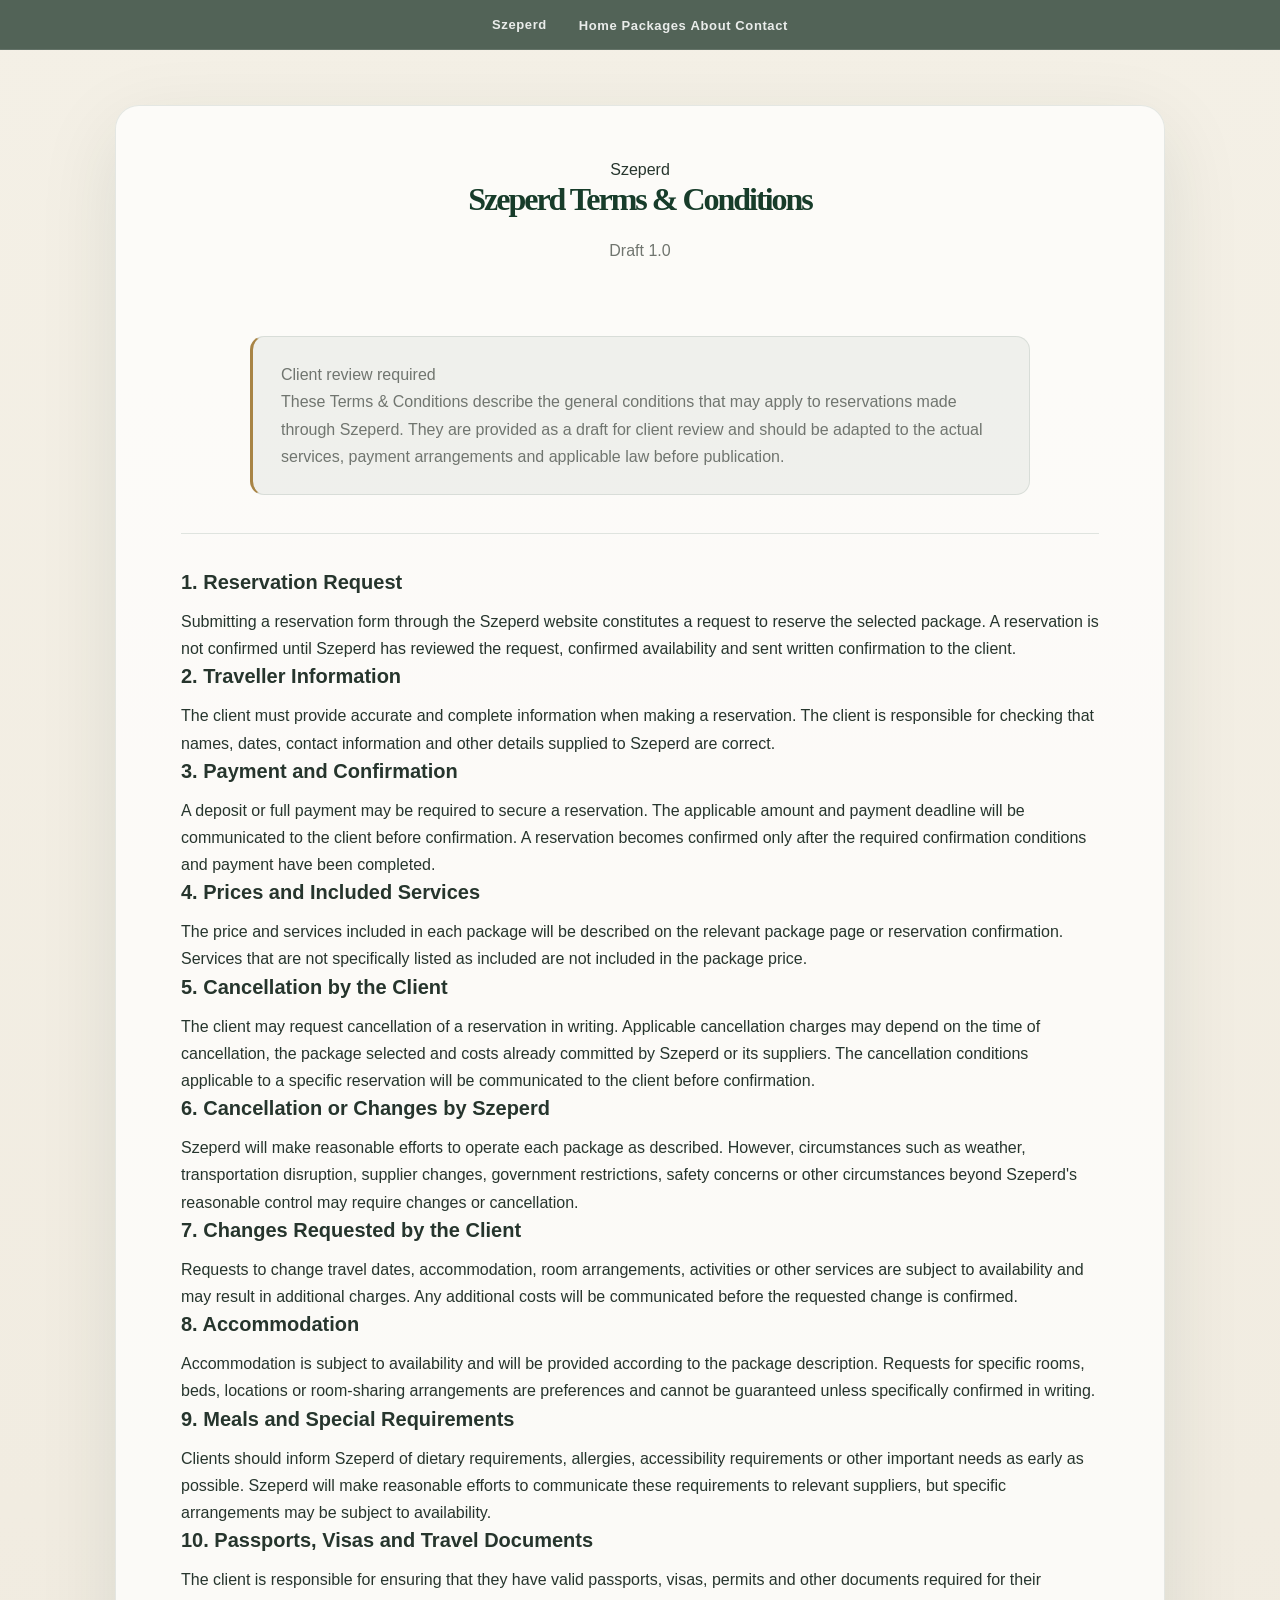
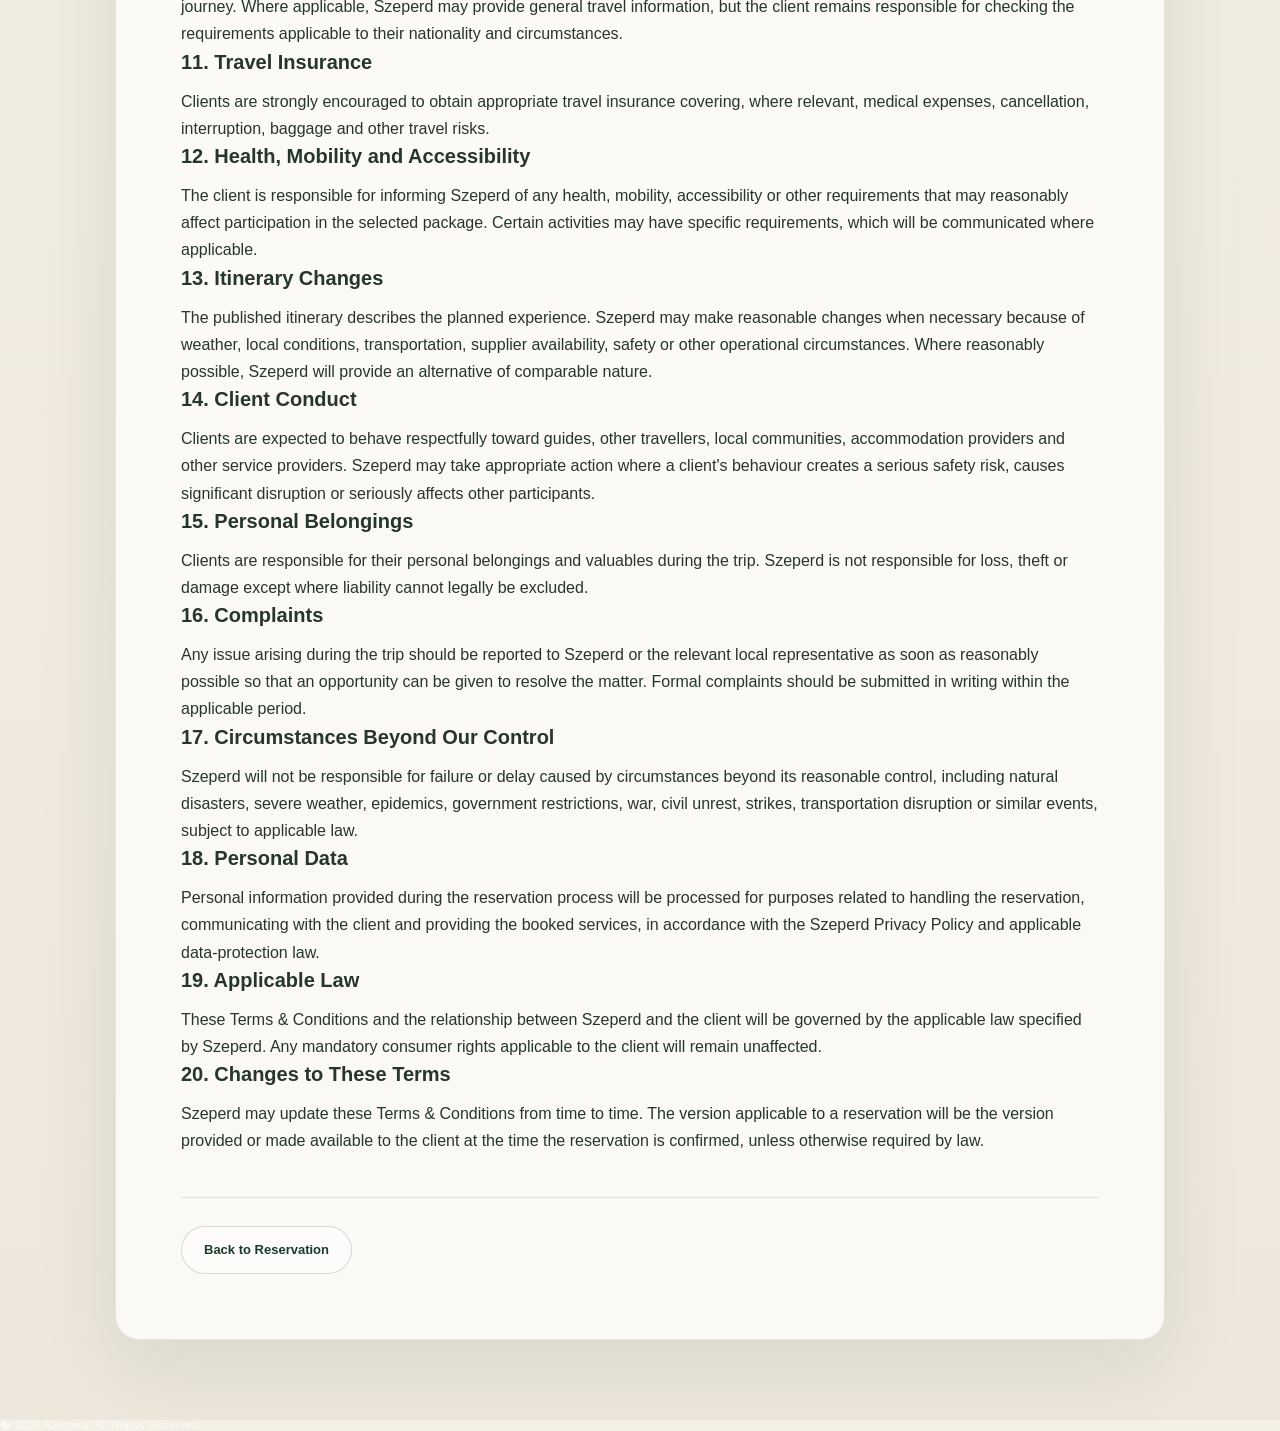
<file: terms.html>
<!DOCTYPE html>
<html lang="en">

<head>

    <meta charset="UTF-8">

    <meta
        name="viewport"
        content="width=device-width, initial-scale=1.0"
    >

    <title>Szeperd Terms & Conditions</title>

    <link
        rel="stylesheet"
        href="reservation.css"
    >

    <style>

        /* =========================================
           TERMS PAGE
        ========================================= */

        .policy-section h2 {
            font-size: 1.25rem;
            line-height: 1.4;
            margin: 0 0 0.75rem;
            font-weight: 600;
        }

        .policy-section p {
            font-size: 1rem;
            line-height: 1.7;
        }

        #terms-title {
            font-size: 2rem;
            line-height: 1.25;
            font-weight: 600;
        }

        #terms-version,
        #terms-status,
        #terms-introduction {
            font-size: 1rem;
            line-height: 1.7;
        }

    </style>

</head>


<body>


<header class="site-header">

    <div class="main-nav">

        <a
            href="index.html"
            class="logo"
        >
            Szeperd
        </a>


        <nav>

            <a href="index.html">
                Home
            </a>

            <a href="packages.html">
                Packages
            </a>

            <a href="aboutus.html">
                About
            </a>

            <a href="contact.html">
                Contact
            </a>

        </nav>

    </div>

</header>



<main class="reservation-page">

    <div class="reservation-window">

        <div class="reservation-inner">

            <div class="reservation-header">

                <p
                    id="terms-eyebrow"
                    class="reservation-eyebrow"
                >
                    Szeperd
                </p>


                <h1 id="terms-title">
                    Szeperd Terms & Conditions
                </h1>


                <p
                    id="terms-version"
                    class="reservation-subtitle"
                ></p>

            </div>



            <section
                class="reservation-information"
            >

                <p id="terms-status"></p>

                <p id="terms-introduction"></p>

            </section>



            <section
                id="terms-sections"
                class="reservation-section"
            ></section>



            <div class="reservation-actions">

                <a
                    href="reservation.html"
                    class="reservation-back-button"
                >
                    Back to Reservation
                </a>

            </div>


        </div>

    </div>

</main>



<footer>

    <p id="footer-copyright">
        � 2026 Szeperd. All Rights Reserved.
    </p>

</footer>



<script>

document.addEventListener(
    "DOMContentLoaded",
    async function () {

        try {

            const response =
                await fetch(
                    "reservation.json",
                    {
                        cache: "no-store"
                    }
                );


            if (!response.ok) {

                throw new Error(
                    "Unable to load reservation.json"
                );

            }


            const data =
                await response.json();


            const terms =
                data.termsAndConditions;


            if (!terms) {

                throw new Error(
                    "Terms & Conditions data not found."
                );

            }


            document.title =
                terms.title ||
                "Szeperd Terms & Conditions";


            const title =
                document.getElementById(
                    "terms-title"
                );


            if (title) {

                title.textContent =
                    terms.title ||
                    "Szeperd Terms & Conditions";

            }


            const version =
                document.getElementById(
                    "terms-version"
                );


            if (
                version &&
                terms.version
            ) {

                version.textContent =
                    terms.version;

            }


            const status =
                document.getElementById(
                    "terms-status"
                );


            if (
                status &&
                terms.status
            ) {

                status.textContent =
                    terms.status;

            }


            const introduction =
                document.getElementById(
                    "terms-introduction"
                );


            if (introduction) {

                introduction.textContent =
                    terms.introduction ||
                    "";

            }


            const sections =
                document.getElementById(
                    "terms-sections"
                );


            if (sections) {

                sections.innerHTML = "";


                if (
                    Array.isArray(
                        terms.sections
                    )
                ) {

                    terms.sections.forEach(
                        function (section) {

                            if (!section) {
                                return;
                            }


                            const article =
                                document.createElement(
                                    "article"
                                );


                            article.className =
                                "policy-section";


                            const heading =
                                document.createElement(
                                    "h2"
                                );


                            heading.textContent =
                                section.title ||
                                "";


                            const paragraph =
                                document.createElement(
                                    "p"
                                );


                            paragraph.textContent =
                                section.text ||
                                "";


                            article.appendChild(
                                heading
                            );


                            article.appendChild(
                                paragraph
                            );


                            sections.appendChild(
                                article
                            );

                        }
                    );

                }

            }


            const footer =
                document.getElementById(
                    "footer-copyright"
                );


            if (
                footer &&
                data.footer &&
                data.footer.copyright
            ) {

                footer.textContent =
                    data.footer.copyright;

            }


        } catch (error) {

            console.error(
                "Terms page error:",
                error
            );


            const sections =
                document.getElementById(
                    "terms-sections"
                );


            if (sections) {

                sections.innerHTML =
                    "<p>Unable to load the Terms & Conditions. Please try again later.</p>";

            }

        }

    }
);

</script>


</body>

</html>
</file>
<file: styles.css>
/* =====================================================
   SZEPERD HOMEPAGE
   COMPLETE CLEAN CSS � TURQUOISE GLASS VERSION

   IMPORTANT:
   - Parallax hero preserved
   - Final .title hero system preserved
   - Package CSS matches current script.js markup
   - Responsive desktop / tablet / mobile
   - Reviews use full-card client photos
   - No ratings
   - No destinations
   - Footer = 50px
   - Header ALWAYS visible while scrolling
   - SEARCH FEATURE REMOVED
===================================================== */


/* =====================================================
   1. ROOT VARIABLES
===================================================== */

:root {

    --main-font: "Nunito", sans-serif;
    --heading-font: "Lora", serif;

    --white: #ffffff;
    --dark: #172321;

    --turquoise: #16b8b0;
    --turquoise-dark: #087f7a;
    --turquoise-deep: #075f5c;
    --turquoise-light: #7de3dc;

    --green-deep: #0c403d;

    --cream: #f4f0e6;

    --text: #1d2928;
    --text-muted: #667472;

    --glass: rgba(255,255,255,.38);
    --glass-strong: rgba(255,255,255,.68);

    --border-glass: rgba(255,255,255,.55);

    --shadow-soft:
        0 15px 45px rgba(7,95,92,.12);

    --shadow-card:
        0 15px 45px rgba(7,95,92,.18);

    --shadow-hover:
        0 25px 60px rgba(7,95,92,.28);

    --transition: .3s ease;
}


/* =====================================================
   2. RESET
===================================================== */

* {

    margin: 0;
    padding: 0;

    box-sizing: border-box;

    border: none;
    outline: none;

    font-family: var(--main-font);
}

html {
    scroll-behavior: smooth;
}

body {

    min-height: 100vh;

    overflow-x: hidden;

    color: var(--text);

    background:
        radial-gradient(
            circle at 10% 5%,
            rgba(22,184,176,.13),
            transparent 28%
        ),
        radial-gradient(
            circle at 90% 30%,
            rgba(125,227,220,.12),
            transparent 30%
        ),
        linear-gradient(
            180deg,
            #dff5f3 0%,
            #eaf9f7 38%,
            #dff3f1 72%,
            #d5efed 100%
        );
}

h1,
h2,
h3,
h4 {
    margin: 0;
}

p {
    margin: 0;
}

a {
    text-decoration: none;
}

button {
    font-family: inherit;
    cursor: pointer;
}

img {
    max-width: 100%;
}


/* =====================================================
   3. COMMON SECTIONS
===================================================== */

.home-section {

    position: relative;

    width: 100%;

    padding:
        clamp(70px,8vw,115px)
        5%;
}

.section-heading {

    width: 100%;
    max-width: 1250px;

    margin:
        0 auto 45px;

    display: flex;

    justify-content: space-between;
    align-items: flex-end;

    gap: 30px;
}

.section-eyebrow {

    display: block;

    margin-bottom: 10px;

    color:
        var(--turquoise-dark);

    font-size: 12px;

    font-weight: 800;

    letter-spacing: 3px;

    text-transform: uppercase;
}

.home-section h2 {

    color:
        var(--green-deep);

    font-family:
        var(--heading-font);

    font-size:
        clamp(34px,4vw,56px);

    font-weight: 500;

    line-height: 1.1;

    letter-spacing: -1px;
}

.view-all {

    display: inline-flex;

    align-items: center;

    gap: 9px;

    flex-shrink: 0;

    color:
        var(--turquoise-dark);

    font-size: 15px;

    font-weight: 700;

    transition:
        var(--transition);
}

.view-all:hover {
    color:
        var(--turquoise);
}

.view-all i {
    transition:
        transform var(--transition);
}

.view-all:hover i {
    transform:
        translateX(5px);
}


/* =====================================================
   4. HEADER
   ALWAYS FIXED / ALWAYS VISIBLE
===================================================== */

header {

    position: fixed;

    top: 0;
    left: 0;

    width: 100%;
    height: 50px;

    padding:
        0 50px;

    display: flex;

    align-items: center;
    justify-content: space-between;

    background:
        rgba(255,255,255,.30);

    border-bottom:
        1px solid rgba(255,255,255,.20);

    backdrop-filter:
        blur(10px);

    -webkit-backdrop-filter:
        blur(10px);

    z-index: 1000;
}

.logo {

    display: flex;

    align-items: center;
}

.logo img {

    height: 40px;

    width: auto;

    display: block;
}

nav {

    position: absolute;

    left: 50%;
    top: 50%;

    transform:
        translate(-50%, -50%);

    display: flex;

    align-items: center;
    justify-content: center;

    gap: 32px;

    z-index: 1;
}

nav a {

    position: relative;

    color: #777;

    font-size: 13px;

    font-weight: 700;

    letter-spacing: .6px;

    white-space: nowrap;

    cursor: pointer;

    transition:
        color .35s ease,
        transform .25s ease;
}

nav a:hover,
nav a.active {

    color:
        var(--turquoise-dark);
}

nav a:hover {

    transform:
        translateY(-1px);
}

nav a::after {
    display: none;
}
/* =====================================================
   STICKY STATE
   POSITION DOES NOT CHANGE
   SAME GLASS LOOK WHILE SCROLLING
===================================================== */

header.sticky {

    background:
        rgba(255,255,255,.30);

    backdrop-filter:
        blur(10px);

    -webkit-backdrop-filter:
        blur(10px);

    box-shadow:
        none;
}
.header-icons {

    display: flex;

    align-items: center;

    gap: 20px;
}

.header-icons i {

    font-size: 22px;

    color: #333;

    cursor: pointer;
}

#menu-btn {
    display: none;
}


/* =====================================================
   5. PARALLAX HERO
===================================================== */

.content {
    position: relative;

    width: 100%;

    height: calc(100vh + 200px);

    margin-top: 0;

    overflow: hidden;
}

.content > img {
    position: absolute;

    bottom: 0px;
    left: -2%;

    width: 100%;
    height: calc(100% + 200px);

    max-width: none;

    object-fit: cover;

    object-position: center bottom 60%;

    pointer-events: none;

    transform: none;

    transition: transform .3s ease-out;
}

.back-6 {
    z-index: 0;
}

.back-5 {
    z-index: 1;
}

.back-4 {
    z-index: 2;
}

.back-3 {
    z-index: 3;
}

.back-2 {
    z-index: 4;
}

.back-1 {
    z-index: 5;
}

/* =====================================================
   CLOUD SYSTEM
===================================================== */

.cloud-layer-back,
.cloud-layer-front {

    position: absolute;

    inset: 0;

    overflow: hidden;

    pointer-events: none;
}

.cloud-layer-back {
    z-index: 2;
}

.cloud-layer-front {
    z-index: 4;
}

.cloud {

    position: absolute;

    left: 0;

    max-width: none;

    height: auto;

    pointer-events: none;

    animation-name:
        cloudMove;

    animation-timing-function:
        linear;

    animation-iteration-count:
        infinite;
}


/* =====================================================
   BACK CLOUDS
===================================================== */

.cloud-layer-back .cloud1 {

    width: 420px;

    top: 8%;
    left: -500px;

    opacity: .5;

    animation-duration: 115s;
}

.cloud-layer-back .cloud1-copy {

    width: 600px;

    top: 12%;
    left: -700px;

    opacity: .35;

    animation-duration: 150s;
}

.cloud-layer-back .cloud3 {

    width: 720px;

    top: -8%;
    left: -800px;

    opacity: .18;

    animation-duration: 180s;
}


/* =====================================================
   FRONT CLOUD
===================================================== */

.cloud-layer-front .cloud2 {

    width: 850px;

    top: 18%;
    left: -950px;

    opacity: .75;

    animation-duration: 95s;

    filter: blur(1px);
}


/* =====================================================
   CLOUD MOVEMENT
===================================================== */

@keyframes cloudMove {

    from {
        transform:
            translateX(0);
    }

    to {
        transform:
            translateX(
                calc(100vw + 1200px)
            );
    }
}


/* =====================================================
   CLOUD TABLET
===================================================== */

@media (min-width:768px)
and (max-width:1024px) {

    .cloud-layer-back .cloud1 {
        width: 420px;
    }

    .cloud-layer-back .cloud1-copy {
        width: 520px;
    }

    .cloud-layer-back .cloud3 {
        width: 650px;
    }

    .cloud-layer-front .cloud2 {
        width: 760px;
    }
}


/* =====================================================
   CLOUD MOBILE
===================================================== */

@media (max-width:767px) {

    .cloud-layer-back .cloud1 {

        width: 620px;

        top: 15%;

        opacity: .8;
    }

    .cloud-layer-back .cloud1-copy {

        width: 520px;

        top: 10%;

        opacity: .35;
    }

    .cloud-layer-back .cloud3 {

        width: 420px;

        top: 5%;

        opacity: .65;
    }

    .cloud-layer-front .cloud2 {

        width: 560px;

        top: 25%;

        opacity: .8;
    }
}


/* =====================================================
   MOBILE LANDSCAPE CLOUD
===================================================== */

@media (max-width:767px)
and (orientation:landscape) {

    .cloud-layer-back .cloud1 {
        width: 300px;
    }

    .cloud-layer-back .cloud1-copy {
        width: 360px;
    }

    .cloud-layer-back .cloud3 {
        width: 420px;
    }

    .cloud-layer-front .cloud2 {
        width: 500px;
    }
}


/* =====================================================
   RAIN
===================================================== */

.rain {

    position: absolute;

    inset: 0;

    overflow: hidden;

    pointer-events: none;

    z-index: 7;
}

.rain-drop {

    position: absolute;

    width: 1px;

    background:
        rgba(255,255,255,.30);

    animation:
        rain-fall linear infinite;
}

@keyframes rain-fall {

    0% {
        transform:
            translateY(-50px);

        opacity: 0;
    }

    30% {
        opacity: 1;
    }

    100% {

        transform:
            translateY(100vh);

        opacity: 0;
    }
}


/* =====================================================
   HERO BACKGROUND ANIMATIONS
===================================================== */

@keyframes bottomIn {

    from {
        transform:
            translateY(200px);
    }

    to {
        transform:
            translateY(0);
    }
}

.back-1 {
    animation:
        bottomIn 1s ease-out forwards;
}

.back-2 {
    animation:
        bottomIn 1.1s ease-out forwards;
}

.back-3 {
    animation:
        bottomIn 1.3s ease-out forwards;
}

.back-4 {
    animation:
        bottomIn 1.4s ease-out forwards;
}

.back-5 {
    animation:
        bottomIn 1.5s ease-out forwards;
}

@keyframes backgroundImage {

    from {
        background-position:
            center top;
    }

    to {
        background-position:
            50% 14%;
    }
}

@keyframes zoomOut {

    from {

        transform:
            scale(1.5);

        opacity: 0;
    }

    to {

        transform:
            scale(1);

        opacity: 1;
    }
}


/* =====================================================
   HERO SLIDER
===================================================== */

.slider {

    position: absolute;

    top: 50%;

    width: 100%;

    display: flex;

    justify-content:
        space-between;

    z-index: 15;

    animation:
        zoomOut 1.2s ease-out forwards;
}

.slider i {

    padding:
        0 5%;

    font-size: 36px;

    color:
        rgba(255,255,255,.40);

    cursor: pointer;

    transition:
        color var(--transition),
        transform var(--transition);
}

.slider i:hover {

    color:
        rgba(255,255,255,.85);

    transform:
        scale(1.08);
}


/* =====================================================
   6. FEATURED PACKAGES
===================================================== */

.featured-packages-section {

    position: relative;

    z-index: 30;

    isolation: isolate;

    background-color: transparent;
}


.featured-packages-section::before {

    content: "";

    position: absolute;

    top: 0;
    left: 0;

    width: 100%;
    height: 600px;

    background-image:
        url("img/whiteforest.svg");

    background-repeat: no-repeat;

    background-position:
        center top;

    background-size:
        100% 600px;

    opacity: var(--forest-opacity, 1);

    pointer-events: none;

    z-index: -1;

    transition:
        opacity 0.8s ease;
}



/* =====================================================
   PACKAGE GRID
===================================================== */

.package-grid {

    width: 100%;

    max-width: 1250px;

    margin: 0 auto;

    display: grid;

    grid-template-columns:
        repeat(3, minmax(0, 1fr));

    gap: 28px;
}

/* =====================================================
   PACKAGE CARD
===================================================== */

.package-card {

    position: relative;

    min-width: 0;

    height: 430px;

    overflow: hidden;

    border-radius: 24px;

    background:
        var(--turquoise-deep);

    border:
        1px solid rgba(255,255,255,.65);

    box-shadow:
        var(--shadow-card);

    isolation: isolate;

    transition:
        transform .4s ease,
        box-shadow .4s ease;
}

.package-card:hover {

    transform:
        translateY(-8px);

    box-shadow:
        var(--shadow-hover);
}


/* =====================================================
   PACKAGE IMAGE
===================================================== */

.package-image {

    position: absolute;

    inset: 0;

    width: 100%;
    height: 100%;

    overflow: hidden;

    z-index: 0;
}

.package-image img {

    position: absolute;

    inset: 0;

    width: 100%;
    height: 100%;

    object-fit: cover;

    display: block;

    transition:
        transform .6s ease;
}

.package-card:hover .package-image img {

    transform:
        scale(1.06);
}


/* =====================================================
   PACKAGE DARK GRADIENT OVERLAY
===================================================== */

.package-image::after {

    content: "";

    position: absolute;

    inset: 0;

    z-index: 1;

    pointer-events: none;

    background:
        linear-gradient(
            180deg,
            rgba(0,0,0,.02) 5%,
            rgba(0,25,24,.08) 28%,
            rgba(0,45,43,.28) 48%,
            rgba(0,35,33,.72) 72%,
            rgba(0,30,28,.96) 100%
        );
}


/* =====================================================
   PACKAGE STATUS
===================================================== */

.package-status {

    position: absolute;

    top: 18px;
    left: 18px;

    z-index: 5;

    padding:
        7px 13px;

    border-radius: 999px;

    background:
        rgba(255,255,255,.82);

    border:
        1px solid rgba(255,255,255,.55);

    backdrop-filter:
        blur(10px);

    -webkit-backdrop-filter:
        blur(10px);

    color:
        var(--turquoise-dark);

    font-size: 11px;

    font-weight: 800;

    letter-spacing: 1px;

    text-transform: uppercase;
}


/* =====================================================
   PACKAGE CONTENT
===================================================== */

.package-content {

    position: absolute;

    inset: 0;

    z-index: 3;

    display: flex;

    flex-direction: column;

    justify-content: flex-end;

    padding:
        28px 30px 30px;

    color: white;
}


/* =====================================================
   PACKAGE CATEGORY
===================================================== */

.package-category {

    display: inline-flex;

    align-items: center;

    width: fit-content;

    margin-bottom: 8px;

    padding:
        5px 10px;

    border-radius: 999px;

    background:
        rgba(255,255,255,.14);

    border:
        1px solid rgba(255,255,255,.25);

    backdrop-filter:
        blur(8px);

    -webkit-backdrop-filter:
        blur(8px);

    color:
        rgba(255,255,255,.92);

    font-size: 10px;

    font-weight: 800;

    letter-spacing: 1.2px;

    text-transform: uppercase;
}


/* =====================================================
   PACKAGE TITLE
===================================================== */

.package-content h3 {

    color: white;

    font-family:
        var(--heading-font);

    font-size: 25px;

    font-weight: 500;

    line-height: 1.25;

    margin:
        0 0 7px;
}


/* =====================================================
   PACKAGE SUBTITLE
===================================================== */

.package-subtitle {

    color:
        rgba(255,255,255,.88);

    font-size: 14px;

    line-height: 1.5;

    margin:
        0 0 5px;
}


/* =====================================================
   PACKAGE DESCRIPTION
===================================================== */

.package-description {

    color:
        rgba(255,255,255,.76);

    font-size: 13px;

    line-height: 1.5;

    margin:
        0;

    display:
        -webkit-box;

    -webkit-box-orient:
        vertical;

    -webkit-line-clamp:
        2;

    overflow:
        hidden;
}


/* =====================================================
   PACKAGE META
===================================================== */

.package-meta {

    display: flex;

    align-items: center;

    justify-content: space-between;

    gap: 14px;

    width: 100%;

    min-width: 0;

    margin-top: 15px;

    padding:
        13px 0 0;

    border-top:
        1px solid rgba(255,255,255,.25);
}

.package-meta span {

    min-width: 0;

    color:
        rgba(255,255,255,.88);

    font-size: 12px;

    font-weight: 700;
}

.package-meta span:first-child {

    flex:
        1 1 auto;

    overflow:
        hidden;

    text-overflow:
        ellipsis;

    white-space:
        nowrap;
}

.package-meta span:last-child {

    flex:
        0 0 auto;

    white-space:
        nowrap;

    color: white;

    font-size: 13px;

    font-weight: 700;
}

.package-meta i {

    margin-right: 5px;

    color:
        var(--turquoise-light);
}


/* =====================================================
   PACKAGE BOTTOM
===================================================== */

.package-bottom {

    display: flex;

    align-items: center;

    justify-content: space-between;

    gap: 15px;

    width: 100%;

    margin-top: 16px;
}


/* =====================================================
   PACKAGE PRICE
===================================================== */

.package-price {

    display: flex;

    align-items: baseline;

    gap: 5px;

    min-width: 0;

    color: white;
}

.package-price strong {

    color: white;

    font-size: 22px;

    font-weight: 800;

    line-height: 1;
}

.package-price small {

    color:
        rgba(255,255,255,.70);

    font-size: 11px;

    white-space: nowrap;
}


/* =====================================================
   PACKAGE BUTTON
===================================================== */

.package-btn {

    display: inline-flex;

    align-items: center;

    justify-content: center;

    gap: 8px;

    flex:
        0 0 auto;

    padding:
        11px 17px;

    border:
        1px solid rgba(255,255,255,.65);

    border-radius: 999px;

    background:
        rgba(255,255,255,.94);

    color:
        var(--turquoise-dark);

    font-size: 12px;

    font-weight: 800;

    text-decoration: none;

    backdrop-filter:
        blur(8px);

    -webkit-backdrop-filter:
        blur(8px);

    transition:
        all .3s ease;
}

.package-btn:hover {

    background:
        var(--turquoise);

    border-color:
        var(--turquoise);

    color: white;

    transform:
        translateY(-2px);

    box-shadow:
        0 8px 22px rgba(0,0,0,.18);
}

.package-btn i {

    transition:
        transform .3s ease;
}

.package-btn:hover i {

    transform:
        translateX(3px);
}


/* =====================================================
   PACKAGE TABLET
===================================================== */

@media (max-width: 900px) {

    .package-grid {

        grid-template-columns:
            repeat(2, minmax(0, 1fr));

        gap: 22px;
    }

    .package-card {

        height: 410px;
    }

    .package-content {

        padding:
            25px 24px 25px;
    }
}


/* =====================================================
   PACKAGE MOBILE
===================================================== */

@media (max-width: 600px) {

    .package-grid {

        grid-template-columns:
            1fr;

        gap: 20px;
    }

    .package-card {

        height: 400px;

        border-radius: 21px;
    }

    .package-content {

        padding:
            24px 22px 23px;
    }

    .package-content h3 {

        font-size: 23px;
    }

    .package-subtitle {

        font-size: 13px;
    }

    .package-description {

        font-size: 12px;
    }

    .package-meta {

        margin-top: 13px;

        padding-top: 12px;
    }

    .package-bottom {

        margin-top: 14px;
    }

    .package-price strong {

        font-size: 20px;
    }

    .package-btn {

        padding:
            10px 15px;

        font-size: 11px;
    }
}


/* =====================================================
   PACKAGE SMALL MOBILE
===================================================== */

@media (max-width: 380px) {

    .package-card {

        height: 390px;
    }

    .package-content {

        padding:
            21px 19px 20px;
    }

    .package-content h3 {

        font-size: 21px;
    }

    .package-bottom {

        gap: 10px;
    }

    .package-btn {

        padding:
            9px 13px;
    }
}


/* =====================================================
   7. EXPERIENCES
===================================================== */

.experiences-section {

    background:
        radial-gradient(
            circle at 85% 10%,
            rgba(22,184,176,.10),
            transparent 28%
        ),
        linear-gradient(
            180deg,
            #e9f9f7 0%,
            #d9f1ef 100%
        );
}

.experience-grid {

    width: 100%;

    max-width: 1250px;

    margin: 0 auto;

    display: grid;

    grid-template-columns:
        repeat(4,minmax(0,1fr));

    gap: 22px;
}

.experience-card {

    position: relative;

    height: 430px;

    overflow: hidden;

    border-radius: 24px;

    background:
        var(--turquoise-deep);

    border:
        1px solid rgba(255,255,255,.45);

    box-shadow:
        var(--shadow-card);

    transition:
        transform .4s ease,
        box-shadow .4s ease;
}

.experience-card:hover {

    transform:
        translateY(-8px);

    box-shadow:
        var(--shadow-hover);
}

.experience-card img {

    position: absolute;

    inset: 0;

    width: 100%;
    height: 100%;

    object-fit: cover;

    transition:
        transform .6s ease;
}

.experience-card:hover img {

    transform:
        scale(1.07);
}

.experience-card::after {

    content: "";

    position: absolute;

    inset: 0;

    background:
        linear-gradient(
            180deg,
            rgba(0,0,0,.02) 20%,
            rgba(0,45,43,.15) 40%,
            rgba(0,45,43,.90) 100%
        );
}

.experience-content {

    position: absolute;

    left: 0;
    right: 0;
    bottom: 0;

    z-index: 2;

    padding: 28px;

    color: white;
}

.experience-content h3 {

    font-family:
        var(--heading-font);

    font-size: 28px;

    font-weight: 500;

    margin-bottom: 9px;
}

.experience-content p {

    color:
        rgba(255,255,255,.88);

    font-size: 14px;

    line-height: 1.6;

    margin-bottom: 20px;
}

.experience-btn {

    display: inline-flex;

    align-items: center;

    gap: 8px;

    padding:
        10px 17px;

    border:
        1px solid rgba(255,255,255,.55);

    border-radius: 999px;

    background:
        rgba(255,255,255,.12);

    backdrop-filter:
        blur(8px);

    -webkit-backdrop-filter:
        blur(8px);

    color: white;

    font-size: 13px;

    font-weight: 700;

    transition:
        var(--transition);
}

.experience-btn:hover {

    background: white;

    color:
        var(--turquoise-dark);
}

.experience-btn i {

    transition:
        transform var(--transition);
}

.experience-btn:hover i {

    transform:
        translateX(4px);
}


/* =====================================================
   8. WHY CHOOSE US
===================================================== */

.why-choose-section {

    width: 100%;

    padding:
        clamp(75px,8vw,115px)
        5%;

    background:
        linear-gradient(
            135deg,
            #075f5c 0%,
            #0c7773 50%,
            #16a8a1 100%
        );

    color: white;
}

.why-choose-container {

    width: 100%;

    max-width: 1250px;

    margin: 0 auto;
}

.why-choose-heading {

    max-width: 650px;

    margin-bottom: 55px;
}

.why-choose-heading .section-eyebrow {

    color:
        var(--turquoise-light);
}

.why-choose-heading h2 {

    font-family:
        var(--heading-font);

    font-size:
        clamp(36px,4vw,55px);

    font-weight: 500;

    margin-bottom: 15px;
}

.why-choose-heading p {

    color:
        rgba(255,255,255,.78);

    font-size: 16px;

    line-height: 1.7;
}

.why-choose-grid {

    display: grid;

    grid-template-columns:
        repeat(4,minmax(0,1fr));

    gap: 18px;
}

.why-card {

    padding:
        30px 24px;

    border:
        1px solid rgba(255,255,255,.20);

    border-radius: 22px;

    background:
        rgba(255,255,255,.10);

    backdrop-filter:
        blur(15px);

    -webkit-backdrop-filter:
        blur(15px);

    transition:
        background var(--transition),
        transform var(--transition);
}

.why-card:hover {

    background:
        rgba(255,255,255,.17);

    transform:
        translateY(-6px);
}

.why-icon {

    width: 55px;
    height: 55px;

    display: flex;

    align-items: center;
    justify-content: center;

    margin-bottom: 22px;

    border-radius: 16px;

    background:
        rgba(255,255,255,.15);

    color:
        var(--turquoise-light);

    font-size: 23px;
}

.why-card h3 {

    font-size: 19px;

    margin-bottom: 10px;
}

.why-card p {

    color:
        rgba(255,255,255,.76);

    font-size: 14px;

    line-height: 1.65;
}


/* =====================================================
   9. REVIEWS
   FULL IMAGE CARDS
   MODERN LUXURY TYPOGRAPHY
   NAME + REVIEW ONLY
===================================================== */

.reviews-section {

    background:
        radial-gradient(
            circle at 15% 80%,
            rgba(22,184,176,.10),
            transparent 28%
        ),
        linear-gradient(
            180deg,
            #dff3f1 0%,
            #e9f8f7 100%
        );
}


/* =====================================================
   REVIEW WRAPPER
===================================================== */

.review-wrapper {

    width: 100%;

    max-width: 1250px;

    margin: 0 auto;

    position: relative;

    overflow: hidden;

    padding:
        8px 55px;
}


/* =====================================================
   REVIEW SLIDER
===================================================== */

.review-slider {

    display: flex;

    gap: 20px;

    transition:
        transform .6s ease;

    will-change: transform;
}


/* =====================================================
   REVIEW CARD
===================================================== */

.review-card {

    position: relative;

    flex:
        0 0
        calc(
            (100% - 40px) / 3
        );

    min-width: 0;

    height: 430px;

    overflow: hidden;

    padding: 0;

    border:
        1px solid rgba(255,255,255,.65);

    border-radius: 26px;

    background:
        var(--turquoise-deep);

    box-shadow:
        0 18px 45px rgba(7,95,92,.20);

    isolation: isolate;

    transition:
        transform .4s ease,
        box-shadow .4s ease;
}

.review-card:hover {

    transform:
        translateY(-7px);

    box-shadow:
        var(--shadow-hover);
}


/* =====================================================
   REVIEW PHOTO
===================================================== */

.review-photo {

    position: absolute;

    inset: 0;

    width: 100%;
    height: 100%;

    overflow: hidden;

    z-index: 0;
}

.review-photo .review-avatar,
.review-card > .review-avatar {

    position: absolute !important;

    inset: 0 !important;

    width: 100% !important;
    height: 100% !important;

    max-width: none !important;
    max-height: none !important;

    margin: 0 !important;
    padding: 0 !important;

    display: block !important;

    object-fit: cover !important;

    object-position: center !important;

    border: 0 !important;

    border-radius: 0 !important;

    box-shadow: none !important;

    z-index: 0;

    transition:
        transform .6s ease;
}

.review-card:hover .review-avatar {

    transform:
        scale(1.06);
}


/* =====================================================
   REVIEW CONTENT OVER PHOTO
===================================================== */

.review-content {

    position: absolute;

    inset: 0;

    width: 100%;
    height: 100%;

    padding:
        0 28px 30px;

    display: flex;

    flex-direction: column;

    justify-content: flex-end;

    align-items: flex-start;

    box-sizing: border-box;

    color: white;

    text-align: left;

    background:
        linear-gradient(
            180deg,
            rgba(0,0,0,0) 18%,
            rgba(0,20,19,.04) 32%,
            rgba(0,30,29,.18) 48%,
            rgba(0,30,29,.45) 62%,
            rgba(0,25,24,.80) 80%,
            rgba(0,20,19,.97) 100%
        );

    z-index: 2;
}


/* =====================================================
   REVIEW TEXT
===================================================== */

.review-content p {

    position: relative;

    z-index: 3;

    margin:
        0 0 14px;

    max-width: 100%;

    color:
        rgba(255,255,255,.97);

    font-family:
        "Playfair Display",
        Georgia,
        serif;

    font-size: 17px;

    font-weight: 400;

    font-style: italic;

    line-height: 1.55;

    letter-spacing: .1px;

    text-shadow:
        0 2px 10px rgba(0,0,0,.55);

    order: 1;
}


/* =====================================================
   REVIEW NAME
===================================================== */

.review-content h3 {

    position: relative;

    z-index: 3;

    margin: 0;

    color:
        #ffffff;

    font-family:
        "Allura",
        "Segoe Script",
        cursive;

    font-size: 31px;

    font-weight: 400;

    line-height: 1.2;

    letter-spacing: .3px;

    text-shadow:
        0 2px 10px rgba(0,0,0,.55);

    order: 2;
}


/* =====================================================
   NO RATINGS
===================================================== */

.review-stars {

    display: none !important;
}


/* =====================================================
   NO DESTINATION
===================================================== */

.review-content span {

    display: none !important;
}


/* =====================================================
   REVIEW ARROWS
===================================================== */

.review-arrow {

    position: absolute;

    top: 50%;

    transform:
        translateY(-50%);

    width: 44px;
    height: 44px;

    padding: 0;

    border:
        1px solid rgba(255,255,255,.65);

    border-radius: 50%;

    display: flex;

    align-items: center;
    justify-content: center;

    background:
        rgba(255,255,255,.78);

    backdrop-filter:
        blur(10px);

    -webkit-backdrop-filter:
        blur(10px);

    color:
        var(--turquoise-dark);

    box-shadow:
        0 8px 25px rgba(7,95,92,.16);

    cursor: pointer;

    z-index: 10;

    transition:
        var(--transition);
}

.left-arrow {
    left: 5px;
}

.right-arrow {
    right: 5px;
}

.review-arrow:hover {

    background:
        var(--turquoise);

    color:
        white;

    transform:
        translateY(-50%)
        scale(1.05);
}


/* =====================================================
   REVIEW DOTS
===================================================== */

.review-dots {

    display: flex;

    align-items: center;

    justify-content: center;

    gap: 9px;

    margin-top: 25px;
}

.review-dots span {

    width: 9px;
    height: 9px;

    padding: 0;

    border-radius: 50%;

    background:
        rgba(7,95,92,.20);

    cursor: pointer;

    transition:
        var(--transition);
}

.review-dots span.active {

    width: 22px;

    border-radius: 999px;

    background:
        var(--turquoise);

    transform:
        scale(1);
}


/* =====================================================
   10. FINAL CTA
===================================================== */

.final-cta-section {

    position: relative;

    width: 100%;

    min-height: 480px;

    padding:
        80px 5%;

    display: flex;

    align-items: center;
    justify-content: center;

    text-align: center;

    overflow: hidden;

    background:
        linear-gradient(
            135deg,
            rgba(7,95,92,.97),
            rgba(22,184,176,.92)
        );
}

.final-cta-section::before {

    content: "";

    position: absolute;

    width: 500px;
    height: 500px;

    border-radius: 50%;

    background:
        rgba(255,255,255,.08);

    top: -280px;
    left: -120px;
}

.final-cta-section::after {

    content: "";

    position: absolute;

    width: 450px;
    height: 450px;

    border-radius: 50%;

    background:
        rgba(255,255,255,.07);

    bottom: -260px;
    right: -100px;
}

.final-cta-content {

    position: relative;

    z-index: 2;

    max-width: 750px;
}

.final-cta-content .section-eyebrow {

    color:
        var(--turquoise-light);
}

.final-cta-content h2 {

    color: white;

    font-family:
        var(--heading-font);

    font-size:
        clamp(40px,5vw,68px);

    font-weight: 500;

    line-height: 1.1;

    margin-bottom: 15px;
}

.final-cta-content p {

    color:
        rgba(255,255,255,.85);

    font-size: 20px;

    margin-bottom: 30px;
}

.cta-button {

    display: inline-flex;

    align-items: center;
    justify-content: center;

    gap: 10px;

    padding:
        15px 30px;

    border-radius: 999px;

    background: white;

    color:
        var(--turquoise-dark);

    font-size: 15px;

    font-weight: 800;

    box-shadow:
        0 15px 35px rgba(0,0,0,.15);

    transition:
        var(--transition);
}

.cta-button:hover {

    transform:
        translateY(-4px);

    box-shadow:
        0 20px 45px rgba(0,0,0,.22);
}

.cta-button i {

    transition:
        transform var(--transition);
}

.cta-button:hover i {

    transform:
        translateX(5px);
}


/* =====================================================
   11. FOOTER
   FINAL � EXACTLY 50PX
===================================================== */

.footer {

    width: 100%;

    height: 50px;

    min-height: 50px;

    padding:
        0 20px;

    display: flex;

    align-items: center;

    justify-content: center;

    background:
        #063e3b;

    color:
        rgba(255,255,255,.65);
}

.footer-bottom {

    margin: 0;

    padding: 0;

    border: none;

    text-align: center;

    color:
        rgba(255,255,255,.65);

    font-size: 11px;

    letter-spacing: .4px;

    line-height: 1;
}


/* =====================================================
   WHATSAPP FLOATING BUTTON
===================================================== */

.whatsapp-float {
    position: fixed;
    right: 24px;
    bottom: 24px;
    z-index: 2000;

    width: 54px;
    height: 54px;

    display: flex;
    align-items: center;
    justify-content: center;

    border-radius: 50%;

    background: #25d366;
    color: #fff;

    font-size: 26px;
    text-decoration: none;

    box-shadow: 0 8px 25px rgba(0, 0, 0, 0.20);

    transition: transform 0.3s ease;
}

.whatsapp-float:hover {
    transform: scale(1.08);
}

/* Keyboard accessibility */
.whatsapp-float:focus-visible {
    outline: 3px solid #fff;
    outline-offset: 3px;
}




/* =====================================================
   13. CURSOR TRAIL
===================================================== */

.cursor-trail {

    position: fixed;

    width: 25px;
    height: 25px;

    border-radius: 50%;

    background:
        rgba(125,227,220,.70);

    pointer-events: none;

    z-index: 99999;

    transform:
        translate(-50%,-50%);

    filter:
        blur(8px);

    opacity: 0;

    transition:
        opacity .3s ease,
        width .3s ease,
        height .3s ease;
}

.cursor-trail.active {
    opacity: 1;
}


/* =====================================================
   14. PAGE LOADER
===================================================== */

.loader {

    position: fixed;

    inset: 0;

    background:
        var(--turquoise-deep);

    z-index: 999999;

    display: flex;

    flex-direction: column;

    justify-content: center;
    align-items: center;

    transition:
        .8s ease;
}

.loader img {

    width: 180px;

    animation:
        logoPulse 1.5s infinite;
}

.loader-line {

    width: 120px;
    height: 3px;

    background: white;

    margin-top: 30px;

    overflow: hidden;

    position: relative;
}

.loader-line::after {

    content: "";

    position: absolute;

    left: -100%;

    width: 100%;
    height: 100%;

    background:
        var(--turquoise-light);

    animation:
        loading 1.5s infinite;
}

.loader.hide {

    opacity: 0;

    visibility: hidden;
}

@keyframes loading {

    from {
        left: -100%;
    }

    to {
        left: 100%;
    }
}

@keyframes logoPulse {

    50% {
        transform:
            scale(1.05);
    }
}


/* =====================================================
   15. HERO TITLE
===================================================== */

.title {

    position: absolute;

    left: 50%;

    bottom: 10%;

    transform:
        translateX(-50%);

    width:
        min(1700px,100%);

    padding:
        0 40px;

    text-align: center;

    z-index: 20;

    pointer-events: none;
}


/* =====================================================
   HERO TAGLINE
===================================================== */

.title h3 {

    margin:
        0 0 8px;

    font-family:
        var(--heading-font);

    font-size:
        1.5rem;

    font-weight: 400;

    line-height: 1.3;

    letter-spacing:
        14px;

    color:
        var(--cream);

    text-shadow:
        0 2px 24px rgba(0,0,0,.35);

    animation:
        heroTaglineIn 1s ease-out .1s both;
}


/* =====================================================
   MAIN SZEPERD TITLE
===================================================== */

.title h1 {

    margin: 0;

    font-family:
        "Arial Black",
        "Montserrat",
        sans-serif;

    font-size:
        clamp(55px,8vw,150px);

    font-weight: 900;

    line-height: .95;

    letter-spacing:
        clamp(10px,2vw,30px);

    text-transform: uppercase;

    color:
        #ffffff;

    -webkit-text-stroke:
        .5px #ffffff;

    text-shadow:
        0 4px 32px rgba(0,0,0,.35);

    white-space:
        nowrap;

    animation:
        heroTitleIn 1.2s ease-out both;
}


/* =====================================================
   HERO DESCRIPTION
===================================================== */

.title p {

    width:
        min(760px,85%);

    margin:
        14px auto 0;

    color:
        rgba(255,255,255,.78);

    font-size:
        14px;

    line-height:
        1.7;

    letter-spacing:
        1px;

    opacity: 0;

    animation:
        heroDescriptionIn 1s ease-out .2s both;
}


/* =====================================================
   HERO TITLE ANIMATIONS
===================================================== */

@keyframes heroTitleIn {

    from {

        transform:
            translateY(120px);

        opacity: 0;
    }

    to {

        transform:
            translateY(0);

        opacity: 1;
    }
}

@keyframes heroTaglineIn {

    from {

        transform:
            translateY(80px);

        opacity: 0;
    }

    to {

        transform:
            translateY(0);

        opacity: 1;
    }
}

@keyframes heroDescriptionIn {

    from {

        transform:
            translateY(50px);

        opacity: 0;
    }

    to {

        transform:
            translateY(0);

        opacity: 1;
    }
}


/* =====================================================
   16. RESPONSIVE SYSTEM
===================================================== */


/* =====================================================
   LARGE DESKTOP
===================================================== */

@media (min-width:1440px) {

    .content {
        height: 100vh;
    }

    .content > img {

        width: 106%;

        left: -3%;
    }

    .title {

        bottom: 10%;

        padding:
            0 40px;
    }

    .title h1 {

        font-size:
            7rem;

        letter-spacing:
            32px;
    }

    .title h3 {

        font-size:
            1.5rem;

        letter-spacing:
            15px;
    }
}


/* =====================================================
   NORMAL DESKTOP / LAPTOP
===================================================== */

@media (min-width:1025px)
and (max-width:1439px) {

    .content {
    height: calc(100vh + 200px);
}

    .content > img {

        width: 110%;

        height: 100%;

        left: -5%;
    }

    .title {

        bottom: 9%;

        padding:
            0 40px;
    }

    .title h1 {

        font-size:
            clamp(55px,7vw,6rem);

        letter-spacing:
            30px;
    }

    .title h3 {

        font-size:
            1.5rem;

        letter-spacing:
            14px;
    }
}


/* =====================================================
   TABLET
===================================================== */

@media (min-width:768px)
and (max-width:1024px) {

    header {

        padding:
            0 30px;

        height:
            65px;
    }

    .logo img {

        height:
            55px;
    }

    nav {

        gap:
            20px;
    }

    nav a {

        font-size:
            14px;
    }

    .content {
    height: calc(100vh + 200px);
}

    .content > img {

        width:
            130%;

        height:
            100%;

        left:
            -15%;

        object-fit:
            cover;
    }

    .title {

        bottom:
            10%;

        padding:
            0 30px;
    }

    .title h1 {

        font-size:
            clamp(45px,8vw,75px);

        letter-spacing:
            18px;

        white-space:
            normal;
    }

    .title h3 {

        font-size:
            18px;

        letter-spacing:
            8px;
    }

    .title p {

        width:
            80%;

        font-size:
            13px;
    }


    /* Packages */

    .package-grid {

        grid-template-columns:
            repeat(2,1fr);
    }

    .package-card {

        height:
            420px;
    }


    /* Experiences */

    .experience-grid {

        grid-template-columns:
            repeat(2,1fr);
    }

    .experience-card {

        height:
            400px;
    }


    /* Why */

    .why-choose-grid {

        grid-template-columns:
            repeat(2,1fr);
    }


    /* Reviews */

    .review-card {

        flex:
            0 0
            calc(
                (100% - 20px) / 2
            );

        height:
            400px;
    }

    .review-content {

        padding:
            0 25px 25px;
    }
}


/* =====================================================
   TABLET LANDSCAPE
===================================================== */

@media (min-width:768px)
and (max-width:1024px)
and (orientation:landscape) {

    header {

        height:
            65px;
    }

    .content {

        height:
            100vh;
    }

    .content > img {

        width:
            115%;

        left:
            -8%;
    }

    .title {

        bottom:
            8%;
    }

    .title h1 {

        font-size:
            clamp(45px,7vw,80px);

        letter-spacing:
            20px;

        white-space:
            nowrap;
    }

    .title h3 {

        font-size:
            18px;

        letter-spacing:
            8px;
    }
}


/* =====================================================
   MOBILE BASE
===================================================== */

@media (max-width:767px) {

    header {

        position:
            fixed;

        height:
            55px;

        padding:
            0 20px;

        background:
            rgba(255,255,255,.25);

        backdrop-filter:
            blur(12px);

        -webkit-backdrop-filter:
            blur(12px);
    }

    .logo img {

        height:
            45px;
    }


    /* Mobile Navigation */

    nav {

        position:
            fixed;

        top:
            55px;

        right:
            0;

        width:
            75%;

        max-width:
            300px;

        height:
            auto;

        padding:
            35px 0;

        display:
            flex;

        flex-direction:
            column;

        align-items:
            center;

        gap:
            25px;

        background:
            rgba(7,95,92,.70);

        backdrop-filter:
            blur(18px);

        -webkit-backdrop-filter:
            blur(18px);

        border-radius:
            0 0 0 20px;

        border:
            1px solid rgba(255,255,255,.20);

        box-shadow:
            0 15px 35px rgba(0,0,0,.25);

        transform:
            translateY(-30px);

        opacity:
            0;

        pointer-events:
            none;

        transition:
            .4s ease;
    }

    nav.show {

        transform:
            translateY(0);

        opacity:
            1;

        pointer-events:
            auto;
    }

    nav a {

        color:
            white;

        font-size:
            18px;

        font-weight:
            600;
    }

    nav a.active,
    nav a:hover {

        color:
            var(--turquoise-light);
    }

    #menu-btn {

        display:
            block;

        font-size:
            25px;

        cursor:
            pointer;

        color:
            #333;
    }

    .header-icons {

        gap:
            15px;
    }


    /* =================================================
       MOBILE HERO
    ================================================= */

    .content {

        height:
            50svh;

        min-height:
            600px;
    }

    .content > img {

        width:
            112%;

        height:
            100%;

        left:
            -6%;

        object-fit:
            cover;

        object-position:
            center top;
    }

    .back-1,
    .back-2,
    .back-3,
    .back-4,
    .back-5 {

        transform:
            scale(1.12);
    }


    /* =================================================
       MOBILE HERO TITLE
    ================================================= */

    .title {

        bottom:
            12%;

        padding:
            0 15px;
    }

    .title h1 {

        font-size:
            clamp(38px,12vw,55px);

        letter-spacing:
            5px;

        white-space:
            normal;
    }

    .title h3 {

        font-size:
            clamp(11px,3vw,16px);

        letter-spacing:
            3px;
    }

    .title p {

        width:
            90%;

        font-size:
            12px;
    }


    /* =================================================
       MOBILE CLOUDS
    ================================================= */

    .cloud-layer-back .cloud1 {

        width:
            620px;

        top:
            15%;

        opacity:
            .8;
    }

    .cloud-layer-back .cloud1-copy {

        width:
            520px;

        top:
            10%;

        opacity:
            .35;
    }

    .cloud-layer-back .cloud3 {

        width:
            350px;

        top:
            5%;

        opacity:
            .7;
    }

    .cloud-layer-front .cloud2 {

        width:
            500px;

        top:
            25%;

        opacity:
            .8;
    }

    .slider i {

        font-size:
            25px;
    }


    /* =================================================
       SECTIONS
    ================================================= */

    .home-section {

        padding:
            65px 5%;
    }

    .section-heading {

        margin-bottom:
            30px;

        flex-direction:
            column;

        align-items:
            flex-start;

        gap:
            15px;
    }

    .home-section h2 {

        font-size:
            34px;
    }

    .view-all {

        font-size:
            14px;
    }


    /* =================================================
       MOBILE PACKAGES
    ================================================= */

    .package-grid {

        grid-template-columns:
            1fr;

        gap:
            22px;
    }

    .package-card {

        height:
            400px;

        border-radius:
            22px;
    }

    .package-content {

        padding:
            24px 22px 23px;
    }

    .package-status {

        top:
            16px;

        left:
            16px;
    }

    .package-content h3 {

        font-size:
            23px;
    }

    .package-subtitle {

        font-size:
            13px;
    }

    .package-description {

        font-size:
            12px;
    }

    .package-meta {

        margin-top:
            13px;

        padding-top:
            12px;
    }

    .package-bottom {

        margin-top:
            14px;
    }

    .package-price strong {

        font-size:
            20px;
    }

    .package-btn {

        padding:
            10px 15px;

        font-size:
            11px;
    }


    /* =================================================
       MOBILE EXPERIENCES
    ================================================= */

    .experience-grid {

        grid-template-columns:
            1fr;

        gap:
            18px;
    }

    .experience-card {

        height:
            380px;
    }


    /* =================================================
       MOBILE WHY
    ================================================= */

    .why-choose-section {

        padding:
            65px 5%;
    }

    .why-choose-heading {

        margin-bottom:
            35px;
    }

    .why-choose-grid {

        grid-template-columns:
            1fr;

        gap:
            15px;
    }

    .why-card {

        padding:
            25px 22px;
    }


    /* =================================================
       MOBILE REVIEWS
    ================================================= */

    .review-wrapper {

        padding:
            5px 0;
    }

    .review-slider {

        gap:
            15px;
    }

    .review-card {

        flex:
            0 0 100%;

        height:
            390px;

        min-height:
            0;

        border-radius:
            22px;
    }

    .review-photo {

        position:
            absolute;

        inset:
            0;

        width:
            100%;

        height:
            100%;

        overflow:
            hidden;

        z-index:
            0;
    }

    .review-photo .review-avatar,
    .review-card > .review-avatar {

        position:
            absolute !important;

        inset:
            0 !important;

        width:
            100% !important;

        height:
            100% !important;

        max-width:
            none !important;

        max-height:
            none !important;

        object-fit:
            cover !important;

        object-position:
            center top !important;

        opacity:
            1 !important;

        visibility:
            visible !important;

        z-index:
            0 !important;

        pointer-events:
            none;
    }

    .review-content {

        padding:
            0 24px 24px;

        z-index:
            2;
    }

    .review-content h3 {

        font-size:
            22px;
    }

    .review-content p {

        font-size:
            14px;

        line-height:
            1.6;
    }

    .review-arrow {

        width:
            40px;

        height:
            40px;
    }

    .left-arrow {

        left:
            8px;
    }

    .right-arrow {

        right:
            8px;
    }

    .review-dots {

        margin-top:
            20px;
    }


    /* =================================================
       MOBILE CTA
    ================================================= */

    .final-cta-section {

        min-height:
            430px;

        padding:
            65px 5%;
    }

    .final-cta-content h2 {

        font-size:
            40px;
    }

    .final-cta-content p {

        font-size:
            17px;
    }


    /* =================================================
       MOBILE FOOTER
       KEEP 50PX
    ================================================= */

    .footer {

        height:
            50px;

        min-height:
            50px;

        padding:
            0 20px;
    }

    .footer-bottom {

        font-size:
            10px;
    }


    /* =================================================
       MOBILE FLOATING
    ================================================= */

    .floating-social {

        top:
            auto;

        bottom:
            20px;

        left:
            20px;

        transform:
            none;

        flex-direction:
            row;

        gap:
            10px;

        padding:
            10px;
    }

    .floating-social a {

        width:
            36px;

        height:
            36px;

        font-size:
            16px;
    }



    .cursor-trail {

        display:
            none;
    }
}


/* =====================================================
   MOBILE LANDSCAPE
===================================================== */

@media (max-width:767px)
and (orientation:landscape) {

    header {

        height:
            45px;
    }

    .logo img {

        height:
            40px;
    }

    nav {

        top:
            45px;

        max-height:
            80vh;

        overflow-y:
            auto;
    }

    nav a {

        font-size:
            16px;
    }

    .content {

        height:
            100svh;

        min-height:
            400px;
    }

    .content > img {

        width:
            130%;

        left:
            -15%;
    }


    /* Hero */

    .title {

        bottom:
            8%;
    }

    .title h1 {

        font-size:
            45px;

        letter-spacing:
            10px;

        white-space:
            nowrap;
    }

    .title h3 {

        font-size:
            13px;

        letter-spacing:
            4px;
    }

    .title p {

        display:
            none;
    }


    /* Clouds */

    .cloud-layer-back .cloud1 {

        width:
            180px;
    }

    .cloud-layer-back .cloud1-copy {

        width:
            220px;
    }

    .cloud-layer-front .cloud2 {

        width:
            400px;
    }


    /* Packages */

    .package-grid {

        grid-template-columns:
            repeat(2,1fr);
    }

    .package-card {

        height:
            380px;
    }

    .package-content {

        padding:
            20px;
    }


    /* Experiences */

    .experience-grid {

        grid-template-columns:
            repeat(2,1fr);
    }

    .experience-card {

        height:
            360px;
    }


    /* Why */

    .why-choose-grid {

        grid-template-columns:
            repeat(2,1fr);
    }


    /* Reviews */

    .review-card {

        flex:
            0 0
            calc(
                (100% - 15px) / 2
            );

        height:
            360px;
    }


    /* Floating */

    .floating-social {

        left:
            15px;

        bottom:
            15px;
    }


}


/* =====================================================
   SMALL PHONES
===================================================== */

@media (max-width:380px) {

    .home-section h2 {

        font-size:
            30px;
    }

    .package-card {

        height:
            370px;
    }

    .package-content {

        padding:
            20px;
    }

    .package-content h3 {

        font-size:
            21px;
    }

    .package-subtitle {

        font-size:
            12px;
    }

    .package-description {

        font-size:
            11px;
    }

    .package-meta span {

        font-size:
            11px;
    }

    .package-price strong {

        font-size:
            18px;
    }

    .experience-card {

        height:
            350px;
    }

    .final-cta-content h2 {

        font-size:
            34px;
    }


    /* Small phone hero */

    .title {

        bottom:
            12%;
    }

    .title h1 {

        font-size:
            38px;

        letter-spacing:
            4px;
    }

    .title h3 {

        font-size:
            10px;

        letter-spacing:
            2.5px;
    }


    /* Small phone reviews */

    .review-card {

        height:
            360px;
    }

    .review-content {

        padding:
            0 21px 21px;
    }

    .review-content h3 {

        font-size:
            20px;
    }

    .review-content p {

        font-size:
            13px;
    }
}


/* =====================================================
   ACCESSIBILITY / FOCUS
===================================================== */

.whatsapp-float:focus-visible,
.floating-social a:focus-visible,
nav a:focus-visible,
.view-all:focus-visible,
.package-btn:focus-visible,
.experience-btn:focus-visible,
.cta-button:focus-visible,
.review-arrow:focus-visible {

    outline:
        2px solid var(--turquoise-light);

    outline-offset:
        3px;
}

/* =====================================================
   HERO ? FEATURED PACKAGES
   SCROLL SLIDE-OVER
   LAPTOP + TABLET ONLY
   MOBILE UNCHANGED
===================================================== */

@media (min-width: 768px) {

    html {
        scroll-behavior: smooth;
    }

    .hero-section {
        position: sticky;
        top: 20px;
        z-index: 1;
        pointer-events: none;
    }

    .featured-packages-section {
        position: relative;
        z-index: 30;
    }

}

@media (max-width: 800px) {

    #menu {
        position: fixed !important;
        top: 55px !important;
        left: 0 !important;
        right: 0 !important;
        width: 100vw !important;
        max-width: 100vw !important;
        margin: 0 !important;

        padding: 35px 0 !important;
        box-sizing: border-box !important;

        display: none;

        flex-direction: column;
        align-items: center;
        justify-content: center;
        gap: 25px;

       background: rgba(255, 255, 255, 0.55);
backdrop-filter: blur(18px) saturate(120%);
-webkit-backdrop-filter: blur(18px) saturate(120%);
border: 1px solid rgba(255, 255, 255, 0.65);
box-shadow: 0 12px 35px rgba(70, 58, 40, 0.12);
color: #173c2a;

        box-shadow: 0 15px 35px rgba(0,0,0,0.25);

        transform: translateY(-30px) !important;
        opacity: 0;
        pointer-events: none;

        transition: 0.4s ease;

        z-index: 1001;
    }


    #menu.open {
        display: flex !important;
        transform: translateY(0) !important;
        opacity: 1 !important;
        pointer-events: auto !important;
    }


    #menu a {
        width: auto !important;
        padding: 0 !important;
        margin: 0 !important;

        font-size: 14px !important;
        font-weight: 600;

        color: #173c2a !important;
        text-align: center;

        background: transparent !important;
        border-radius: 0 !important;
    }


    #menu a:hover,
    #menu a.active {
         color: #000000 !important;
        background: transparent !important;
        transform: none !important;
        box-shadow: none !important;
    }

}
/* =====================================================
   END OF SZEPERD HOMEPAGE CSS
===================================================== */
</file>
<file: experiences.css>
/* =========================================================
   ROOT VARIABLES
========================================================= */

:root {

    --main-font:
        "Nunito",
        Arial,
        sans-serif;

    --heading-font:
        "Lora",
        Georgia,
        serif;


    --green-dark:
        #173c2a;

    --green:
        #244d38;

    --gold:
        #a88445;

    --gold-light:
        #c4a66d;

    --cream:
        #e9e0cf;

    --cream-dark:
        #dcd0bb;

    --text:
        #293c31;

    --text-light:
        #68685f;

    --white:
        #fffdf7;
}


/* =========================================================
   RESET
========================================================= */

* {

    box-sizing: border-box;

    margin: 0;

    padding: 0;

}


html {

    scroll-behavior: smooth;

    overflow-x: hidden;

}


body {

    min-height: 100%;

    overflow-x: hidden;

    overflow-y: auto;

    background:
        #e9e0cf;

    color:
        var(--text);

    font-family:
        var(--main-font);

}


/* =========================================================
   HEADER
========================================================= */

header {

    position: fixed;

    top: 0;

    left: 0;

    width: 100%;

    height: 50px;

    padding: 0 50px;

    display: flex;

    align-items: center;

    justify-content: space-between;

    z-index: 1000;

    background:
        rgba(233, 224, 207, 0.78);

    backdrop-filter:
        blur(18px)
        saturate(120%);

    -webkit-backdrop-filter:
        blur(18px)
        saturate(120%);

    border-bottom:
        1px solid
        rgba(255,255,255,0.55);

    box-shadow:
        0 8px 28px
        rgba(70, 58, 40, 0.08);

    transition:
        background .35s ease,
        box-shadow .35s ease,
        border-color .35s ease;

}


header.scrolled {

    background:
        rgba(227, 215, 195, 0.94);

    box-shadow:                    
        0 10px 30px
        rgba(70, 58, 40, 0.12);

}


/* =========================================================
   LOGO
========================================================= */

.logo {

    flex-shrink: 0;

    position: relative;

    z-index: 2;

}


.logo a {

    display: block;

}


.logo img {

    display: block;

    width: auto;

    height: 40px;

    object-fit: contain;

}


/* =========================================================
   DESKTOP MENU
========================================================= */

#menu {

    position: absolute;

    left: 50%;

    top: 50%;

    transform:
        translate(-50%, -50%);

    display: flex;

    align-items: center;

    justify-content: center;

    gap: 32px;

    margin: 0;

    z-index: 1;

}


#menu a {

    position: relative;

    padding: 0;

    color:
        #173c2a;

    text-decoration: none;

    font-family:
        var(--main-font);

    font-size: 13px;

    font-weight: 700;

    letter-spacing: .6px;

    white-space: nowrap;

    border-radius: 0;

    transition:
        color .25s ease,
        background .25s ease,
        transform .25s ease;

}


#menu a:hover {

    color:
        #a88445;

    background:
        transparent;

    transform:
        translateY(-1px);

}


#menu a.active {

    color:
        #a88445;

    background:
        transparent;

}


/* =========================================================
   HEADER ICONS
========================================================= */

.header-icons {

    display: none;

    align-items: center;

    gap: 18px;

    color:
        #173c2a;

    font-size: 24px;

}


.header-icons i {

    cursor: pointer;

    transition:
        color .25s ease,
        transform .25s ease;

}


.header-icons i:hover {

    color:
        #a88445;

    transform:
        scale(1.08);

}


/* =========================================================
   TABLET / MOBILE HEADER
========================================================= */

@media (max-width: 1000px) {

    header {

        height: 70px;

        padding:
            0 22px;

    }


    .logo img {

        height: 42px;

    }


    .header-icons {

        display: flex;

    }


    #menu {

        position: absolute;

        top:
            calc(100% + 10px);

        left: 50%;

        right: auto;

        width:
            calc(100% - 30px);

        max-width: none;

        height: auto;

        transform:
            translateX(-50%);

        display: none;

        flex-direction: column;

        align-items: stretch;

        justify-content: center;

        gap: 3px;

        padding: 10px;

        margin: 0;

        box-sizing: border-box;

        background:
            rgba(233, 224, 207, 0.97);

        backdrop-filter:
            blur(18px)
            saturate(120%);

        -webkit-backdrop-filter:
            blur(18px)
            saturate(120%);

        border:
            1px solid
            rgba(168,132,69,0.25);

        border-radius: 16px;

        box-shadow:
            0 20px 50px
            rgba(70,58,40,.16);

        z-index: 1001;

    }


    #menu.show {

        display: flex;

    }


    #menu a {

        width: 100%;

        box-sizing: border-box;

        padding:
            13px 12px;

        margin: 0;

        text-align: center;

        color:
            #173c2a;

        border-radius: 10px;

        transform: none;

    }


    #menu a:hover {

        color:
            #a88445;

        background:
            rgba(168,132,69,.07);

        transform: none;

    }


    #menu a.active {

        color:
            #a88445;

        background:
            transparent;

        box-shadow: none;

    }

}


/* =========================================================
   PAGE BACKGROUND
========================================================= */

.experiences-page {

    min-height: 100vh;

    padding-top: 50px;

    padding-bottom: 80px;

    background:

        repeating-linear-gradient(
            0deg,
            rgba(90, 75, 50, 0.018) 0px,
            rgba(90, 75, 50, 0.018) 1px,
            transparent 1px,
            transparent 4px
        ),

        repeating-linear-gradient(
            90deg,
            rgba(90, 75, 50, 0.014) 0px,
            rgba(90, 75, 50, 0.014) 1px,
            transparent 1px,
            transparent 5px
        ),

        radial-gradient(
            circle at 50% 0%,
            rgba(255, 250, 235, 0.75),
            transparent 42%
        ),

        linear-gradient(
            135deg,
            #e9e0cf 0%,
            #e3d7c3 48%,
            #dcd0bb 100%
        );

}


/* =========================================================
   CONTAINER
========================================================= */

.experiences-container {

    width:
        min(
            1120px,
            calc(100% - 40px)
        );

    margin:
        0 auto;

}


/* =========================================================
   PAGE HEADING
========================================================= */

.experiences-heading {

    text-align: center;

    padding-top: 75px;

    padding-bottom: 50px;

}


.experiences-heading span {

    display: block;

    font-family:
        var(--main-font);

    color:
        #a88445;

    font-size: 12px;

    font-weight: 800;

    letter-spacing: 4px;

    text-transform: uppercase;

    margin-bottom: 14px;

}


.experiences-heading h1 {

    margin:
        0 0 18px;

    font-family:
        var(--heading-font);

    font-size:
        clamp(
            46px,
            6vw,
            76px
        );

    line-height: 1.05;

    font-weight: 500;

    color:
        #173c2a;

}


.experiences-heading h1 em {

    font-style: normal;

    color:
        #a88445;

}


.experiences-heading p {

    max-width:
        650px;

    margin:
        0 auto;

    font-family:
        var(--main-font);

    font-size: 16px;

    line-height: 1.9;

    font-weight: 400;

    color:
        #68685f;

}


/* =========================================================
   EXPERIENCES SECTION
========================================================= */

.experiences-section {

    width: 100%;

}


/* =========================================================
   EXPERIENCES GRID
========================================================= */

.experiences-grid {

    display: grid;

    grid-template-columns:
        repeat(2, minmax(0, 1fr));

    gap: 30px;

}


/* =========================================================
   EXPERIENCE CARD
========================================================= */

.experience-card {

    position: relative;

    min-height: 500px;

    overflow: hidden;

    border-radius: 28px;

    background:
        rgba(255, 252, 245, 0.72);

    backdrop-filter:
        blur(18px);

    -webkit-backdrop-filter:
        blur(18px);

    border:
        1px solid
        rgba(255,255,255,.82);

    box-shadow:
        0 20px 60px
        rgba(60,50,35,.12),

        inset 0 1px 0
        rgba(255,255,255,.85);

    transition:
        transform .4s ease,
        box-shadow .4s ease;

}


.experience-card:hover {

    transform:
        translateY(-7px);

    box-shadow:
        0 28px 70px
        rgba(60,50,35,.18),

        inset 0 1px 0
        rgba(255,255,255,.9);

}


/* =========================================================
   IMAGE
========================================================= */

.experience-image {

    position: absolute;

    inset: 0;

    overflow: hidden;

}


.experience-image img {

    width: 100%;

    height: 100%;

    display: block;

    object-fit: cover;

    transition:
        transform .7s ease;

}


.experience-card:hover
.experience-image img {

    transform:
        scale(1.06);

}


/* =========================================================
   IMAGE DARK GRADIENT
========================================================= */

.experience-image::after {

    content: "";

    position: absolute;

    inset: 0;

    background:
        linear-gradient(
            to top,
            rgba(23,60,42,.90) 0%,
            rgba(23,60,42,.62) 30%,
            rgba(23,60,42,.12) 68%,
            rgba(23,60,42,0) 100%
        );

}


/* =========================================================
   CONTENT
========================================================= */

.experience-content {

    position: absolute;

    left: 0;

    right: 0;

    bottom: 0;

    z-index: 2;

    padding:
        34px;

    color:
        white;

}


/* =========================================================
   CATEGORY
========================================================= */

.experience-category {

    display: inline-block;

    margin-bottom: 11px;

    font-family:
        var(--main-font);

    font-size: 11px;

    font-weight: 800;

    letter-spacing: 2px;

    text-transform: uppercase;

    color:
        #f1d89f;

}


/* =========================================================
   TITLE
========================================================= */

.experience-content h2 {

    margin:
        0 0 12px;

    font-family:
        var(--heading-font);

    font-size:
        clamp(
            28px,
            3vw,
            40px
        );

    line-height: 1.15;

    font-weight: 500;

    color:
        #fffdf7;

}


/* =========================================================
   DESCRIPTION
========================================================= */

.experience-content p {

    max-width:
        650px;

    margin:
        0 0 22px;

    font-family:
        var(--main-font);

    font-size: 14px;

    line-height: 1.7;

    color:
        rgba(255,255,255,.88);

}


/* =========================================================
   EXPLORE BUTTON
========================================================= */

.experience-button {

    display: inline-flex;

    align-items: center;

    justify-content: center;

    gap: 10px;

    padding:
        11px 20px;

    border:
        1px solid
        rgba(255,255,255,.20);

    border-radius: 30px;

    background:
        rgba(255,255,255,.14);

    backdrop-filter:
        blur(10px);

    -webkit-backdrop-filter:
        blur(10px);

    color:
        #fffdf7;

    text-decoration: none;

    font-family:
        var(--main-font);

    font-size: 13px;

    font-weight: 800;

    transition:
        background .25s ease,
        transform .25s ease,
        border-color .25s ease;

}


.experience-button span {

    font-size: 18px;

    line-height: 1;

    transition:
        transform .25s ease;

}


.experience-button:hover {

    background:
        rgba(168,132,69,.90);

    border-color:
        rgba(255,255,255,.30);

    transform:
        translateY(-2px);

}


.experience-button:hover span {

    transform:
        translateX(4px);

}


/* =========================================================
   MESSAGE
========================================================= */

.experiences-message {

    min-height: 20px;

    margin-top: 25px;

    text-align: center;

    font-family:
        var(--main-font);

    font-size: 14px;

    color:
        #68685f;

}


/* =====================================================
   WHATSAPP FLOATING BUTTON
===================================================== */

.whatsapp-float {
    position: fixed;
    right: 24px;
    bottom: 24px;
    z-index: 2000;

    width: 54px;
    height: 54px;

    display: flex;
    align-items: center;
    justify-content: center;

    border-radius: 50%;

    background: #25d366;
    color: #fff;

    font-size: 26px;
    text-decoration: none;

    box-shadow: 0 8px 25px rgba(0, 0, 0, 0.20);

    transition: transform 0.3s ease;
}

.whatsapp-float:hover {
    transform: scale(1.08);
}

/* Keyboard accessibility */
.whatsapp-float:focus-visible {
    outline: 3px solid #fff;
    outline-offset: 3px;
}




/* =========================================================
   TABLET
========================================================= */

@media (max-width: 850px) {

    .experiences-container {

        width:
            min(
                calc(100% - 30px),
                700px
            );

    }


    .experiences-grid {

        grid-template-columns:
            1fr;

        gap: 24px;

    }


    .experience-card {

        min-height:
            470px;

    }

}


/* =========================================================
   MOBILE
========================================================= */

@media (max-width: 767px) {

    header {

        height: 64px;

        padding:
            0 17px;

    }


    .logo img {

        height: 35px;

    }


    .experiences-page {

        padding-top: 64px;

        padding-bottom: 55px;

    }


    .experiences-container {

        width:
            min(
                calc(100% - 24px),
                600px
            );

    }


    .experiences-heading {

        padding-top: 55px;

        padding-bottom: 35px;

    }


    .experiences-heading span {

        font-size: 11px;

        letter-spacing: 3px;

    }


    .experiences-heading h1 {

        font-size: 46px;

    }


    .experiences-heading p {

        font-size: 15px;

        line-height: 1.75;

    }


    .experience-card {

        min-height:
            450px;

        border-radius:
            22px;

    }


    .experience-content {

        padding:
            26px 22px;

    }


    .experience-content h2 {

        font-size:
            30px;

    }


    .experience-content p {

        font-size:
            14px;

        line-height:
            1.65;

    }


   


/* =========================================================
   SMALL MOBILE
========================================================= */

@media (max-width: 380px) {

    .experiences-heading h1 {

        font-size:
            40px;

    }


    .experience-card {

        min-height:
            420px;

    }


    .experience-content {

        padding:
            23px 19px;

    }


    .experience-content h2 {

        font-size:
            27px;

    }

}


/* =========================================================
   REDUCED MOTION
========================================================= */

@media (prefers-reduced-motion: reduce) {

    html {

        scroll-behavior:
            auto;

    }


    *,
    *::before,
    *::after {

        animation-duration:
            .01ms !important;

        animation-iteration-count:
            1 !important;

        transition-duration:
            .01ms !important;

    }

}
/* =====================================================
   FOOTER
   EXPERIENCES PAGE � EXACTLY 50PX
===================================================== */

.footer {

    width: 100%;

    height: 50px;

    min-height: 50px;

    padding: 0 20px;

    display: flex;

    align-items: center;

    justify-content: center;

    box-sizing: border-box;

    background:
        #e3d7c3;

    color:
        #244d38;

    border-top:
        1px solid
        rgba(168,132,69,.22);
}


.footer-bottom {

    margin: 0;

    padding: 0;

    border: none;

    text-align: center;

    font-family:
        var(--main-font);

    font-size: 11px;

    font-weight: 400;

    letter-spacing: .4px;

    line-height: 1;

    color:
        #244d38;
}
</file>
<file: reservation.css>
/* =========================================================
   SZEPPERD RESERVATION PAGE
========================================================= */

:root {
    --green-dark: #10281d;
    --green: #173c2a;
    --green-soft: #234b38;

    --cream: #f4f0e6;
    --cream-dark: #e9e2d4;

    --gold: #dfc582;
    --gold-dark: #a88445;

    --text: #26352d;
    --muted: #70756f;

    --white: #ffffff;

    --border: rgba(23, 60, 42, 0.12);

    --shadow:
        0 20px 60px rgba(20, 50, 35, 0.10);
}


/* =========================================================
   RESET
========================================================= */

* {
    margin: 0;
    padding: 0;
    box-sizing: border-box;
}

html {
    scroll-behavior: smooth;
}

body {
    min-height: 100vh;

    background: var(--cream);

    color: var(--text);

    font-family:
        "Nunito",
        sans-serif;

    overflow-x: hidden;
}

a {
    color: inherit;
    text-decoration: none;
}

button,
input,
textarea,
select {
    font-family: inherit;
}


/* =========================================================
   HEADER
   MATCHES ABOUT US PAGE

   DESKTOP:
   LOGO LEFT
   NAV CENTER

   MOBILE:
   LOGO LEFT
   MENU ICON RIGHT
========================================================= */

.site-header {

    position: fixed;

    top: 0;
    left: 0;

    width: 100%;

    height: 50px;

    padding: 0 50px;

    display: flex;

    align-items: center;

    justify-content: space-between;

    z-index: 1000;

    background:
        rgba(20, 45, 33, 0.72);

    backdrop-filter:
        blur(18px);

    -webkit-backdrop-filter:
        blur(18px);

    border-bottom:
        1px solid
        rgba(255,255,255,0.10);
}


/* =========================================================
   HEADER INNER
========================================================= */

.header-inner {

    width: 100%;
    height: 100%;

    display: flex;

    align-items: center;

    justify-content: space-between;
}


/* =========================================================
   LOGO
========================================================= */

.site-logo {

    flex-shrink: 0;

    position: relative;

    z-index: 2;

    display: flex;

    align-items: center;
}

.site-logo img {

    display: block;

    width: auto;

    height: 40px;

    object-fit: contain;
}


/* =========================================================
   DESKTOP NAVIGATION
========================================================= */

.main-nav {

    position: absolute;

    left: 50%;

    top: 50%;

    transform:
        translate(-50%, -50%);

    display: flex;

    align-items: center;

    justify-content: center;

    gap: 32px;

    margin: 0;

    z-index: 1;
}

.main-nav a {

    position: relative;

    padding: 0;

    color:
        rgba(255,255,255,.88);

    font-size: 13px;

    font-weight: 700;

    letter-spacing: .6px;

    white-space: nowrap;

    transition:
        color .25s ease,
        transform .25s ease;
}

.main-nav a:hover {

    color: #fff;

    transform:
        translateY(-1px);
}


/* =========================================================
   MOBILE MENU BUTTON
========================================================= */

.mobile-menu-button {

    display: none;

    width: 42px;

    height: 42px;

    margin-left: auto;

    padding: 0;

    align-items: center;

    justify-content: center;

    border: 0;

    outline: none;

    background: transparent;

    color: #fff;

    font-size: 20px;

    cursor: pointer;

    z-index: 2;
}

.mobile-menu-button i {

    pointer-events: none;
}


/* =========================================================
   MOBILE NAVIGATION
========================================================= */

.mobile-navigation {

    display: none;
}


/* =========================================================
   MAIN
========================================================= */

main {
    width: 100%;
}


/* =========================================================
   RESERVATION PAGE
========================================================= */

.reservation-page {

    min-height:
        calc(100vh - 50px);

    padding:
        105px 24px 80px;

    background:
        linear-gradient(
            180deg,
            #f4f0e6 0%,
            #eee8dc 100%
        );
}


/* =========================================================
   MAIN RESERVATION WINDOW

   IMPORTANT:
   NO FIXED HEIGHT
   NO MAX HEIGHT
   NO SCROLLING INSIDE
========================================================= */

.reservation-window {

    width: 100%;

    max-width: 1050px;

    margin: 0 auto;

    background:
        rgba(255,255,255,.72);

    border:
        1px solid
        rgba(23,60,42,.10);

    border-radius: 24px;

    box-shadow:
        0 25px 80px
        rgba(20,50,35,.10);

    overflow: visible;
}

.reservation-inner {

    width: 100%;

    padding:
        55px 65px 65px;

    overflow: visible;
}


/* =========================================================
   RESERVATION HEADER
========================================================= */

.reservation-header {

    text-align: center;

    padding-bottom: 40px;
}

.eyebrow {

    display: block;

    margin-bottom: 16px;

    color: var(--gold-dark);

    font-size: 11px;

    font-weight: 800;

    letter-spacing: 3px;

    text-transform: uppercase;
}

.reservation-header h1 {

    margin-bottom: 18px;

    color: var(--green);

    font-family:
        "Lora",
        serif;

    font-size:
        clamp(40px, 5vw, 66px);

    font-weight: 400;

    line-height: 1;

    letter-spacing: -2px;
}

.reservation-subtitle {

    max-width: 680px;

    margin: 0 auto;

    color: var(--muted);

    font-size: 16px;

    line-height: 1.8;
}


/* =========================================================
   INFORMATION BOX
========================================================= */

.reservation-information {

    max-width: 780px;

    margin:
        32px auto 0;

    padding:
        24px 28px;

    text-align: left;

    background:
        rgba(23,60,42,.055);

    border:
        1px solid
        rgba(23,60,42,.10);

    border-left:
        3px solid
        var(--gold-dark);

    border-radius: 14px;
}

.reservation-information[hidden] {
    display: none;
}

.reservation-information h2 {

    margin-bottom: 10px;

    color: var(--green);

    font-family:
        "Lora",
        serif;

    font-size: 22px;

    font-weight: 500;
}

.reservation-information p {

    color: var(--muted);

    font-size: 14px;

    line-height: 1.75;
}

.reservation-information-important {

    margin-top: 10px;

    font-weight: 700;
}


/* =========================================================
   SELECTED PACKAGE
========================================================= */

.reservation-package {

    max-width: 780px;

    margin:
        28px auto 0;

    padding:
        18px 22px;

    display: flex;

    align-items: center;

    justify-content: space-between;

    gap: 20px;

    text-align: left;

    background:
        var(--green);

    color: #fff;

    border-radius: 14px;

    box-shadow:
        0 12px 30px
        rgba(23,60,42,.12);
}

.reservation-package span {

    color:
        rgba(255,255,255,.68);

    font-size: 11px;

    font-weight: 800;

    letter-spacing: 1.8px;

    text-transform: uppercase;
}

.reservation-package strong {

    color: var(--gold);

    font-family:
        "Lora",
        serif;

    font-size: 18px;

    font-weight: 500;

    text-align: right;
}


/* =========================================================
   FORM
   ALWAYS VISIBLE
========================================================= */

.reservation-form {

    display: block;

    width: 100%;

    visibility: visible;

    opacity: 1;
}


/* =========================================================
   SECTIONS
========================================================= */

.reservation-section {

    margin-top: 38px;

    padding-top: 34px;

    border-top:
        1px solid
        var(--border);
}

.reservation-section-heading {

    margin-bottom: 24px;
}

.reservation-section-heading h2 {

    color: var(--green);

    font-family:
        "Lora",
        serif;

    font-size: 30px;

    font-weight: 500;

    line-height: 1.2;
}


/* =========================================================
   FORM FIELDS
========================================================= */

.reservation-fields {

    display: grid;

    grid-template-columns:
        repeat(2, minmax(0, 1fr));

    gap:
        22px 24px;
}

.reservation-field {

    display: flex;

    flex-direction: column;

    gap: 8px;
}

.reservation-field.full-width {

    grid-column:
        1 / -1;
}

.reservation-field label {

    color: var(--green);

    font-size: 13px;

    font-weight: 700;

    letter-spacing: .2px;
}

.required-mark {

    color: var(--gold-dark);

    margin-left: 3px;
}

.reservation-field input,
.reservation-field textarea,
.reservation-field select {

    width: 100%;

    padding:
        14px 16px;

    border:
        1px solid
        rgba(23,60,42,.15);

    border-radius: 10px;

    outline: none;

    background:
        rgba(255,255,255,.80);

    color: var(--text);

    font-size: 14px;

    transition:
        border-color .2s ease,
        box-shadow .2s ease,
        background .2s ease;
}

.reservation-field input {

    min-height: 48px;
}

.reservation-field textarea {

    min-height: 125px;

    resize: vertical;

    line-height: 1.6;
}

.reservation-field input::placeholder,
.reservation-field textarea::placeholder {

    color:
        rgba(112,117,111,.65);
}

.reservation-field input:focus,
.reservation-field textarea:focus,
.reservation-field select:focus {

    border-color:
        rgba(168,132,69,.75);

    background:
        #fff;

    box-shadow:
        0 0 0 3px
        rgba(223,197,130,.20);
}

.reservation-field.invalid input,
.reservation-field.invalid textarea,
.reservation-field.invalid select {

    border-color:
        #a84b43;
}


/* =========================================================
   OPTIONS
========================================================= */

.reservation-options {

    display: flex;

    flex-direction: column;

    gap: 13px;
}

.reservation-option {

    display: flex;

    align-items: flex-start;

    gap: 12px;

    padding:
        15px 17px;

    background:
        rgba(255,255,255,.52);

    border:
        1px solid
        rgba(23,60,42,.09);

    border-radius: 11px;

    transition:
        background .2s ease,
        border-color .2s ease;
}

.reservation-option:hover {

    background:
        rgba(255,255,255,.80);

    border-color:
        rgba(23,60,42,.16);
}

.reservation-option input {

    width: 17px;

    height: 17px;

    margin-top: 2px;

    accent-color:
        var(--green);

    flex-shrink: 0;
}

.reservation-option label {

    color: var(--text);

    font-size: 14px;

    line-height: 1.6;

    cursor: pointer;
}


/* =========================================================
   NOTES
========================================================= */

.reservation-notes {

    display: flex;

    flex-direction: column;

    gap: 24px;
}

.reservation-note {

    display: flex;

    flex-direction: column;

    gap: 8px;
}

.reservation-note label {

    color: var(--green);

    font-size: 13px;

    font-weight: 700;
}

.reservation-note textarea {

    width: 100%;

    min-height: 125px;

    padding:
        14px 16px;

    border:
        1px solid
        rgba(23,60,42,.15);

    border-radius: 10px;

    outline: none;

    background:
        rgba(255,255,255,.80);

    color: var(--text);

    font-size: 14px;

    line-height: 1.6;

    resize: vertical;
}

.reservation-note textarea:focus {

    border-color:
        rgba(168,132,69,.75);

    box-shadow:
        0 0 0 3px
        rgba(223,197,130,.20);
}

.reservation-note-helper {

    color: var(--muted);

    font-size: 12px;

    line-height: 1.6;
}


/* =========================================================
   DECLARATIONS
========================================================= */

.reservation-declarations {

    display: flex;

    flex-direction: column;

    gap: 15px;
}

.reservation-declaration {

    display: flex;

    align-items: flex-start;

    gap: 12px;

    padding:
        16px 17px;

    background:
        rgba(255,255,255,.52);

    border:
        1px solid
        rgba(23,60,42,.09);

    border-radius: 11px;
}

.reservation-declaration input {

    width: 17px;

    height: 17px;

    margin-top: 3px;

    accent-color:
        var(--green);

    flex-shrink: 0;
}

.reservation-declaration label {

    color: var(--text);

    font-size: 13px;

    line-height: 1.65;
}

.reservation-declaration a {

    color:
        var(--gold-dark);

    font-weight: 700;

    text-decoration:
        underline;

    text-underline-offset: 3px;
}

.reservation-declaration.invalid {

    border-color:
        #a84b43;
}


/* =========================================================
   MESSAGE
========================================================= */

.reservation-message {

    margin-top: 30px;

    padding:
        17px 20px;

    border-radius: 12px;

    font-size: 14px;

    line-height: 1.6;
}

.reservation-message[hidden] {
    display: none;
}

.reservation-message.error {

    background:
        rgba(168,75,67,.08);

    border:
        1px solid
        rgba(168,75,67,.22);

    color:
        #8b3933;
}

.reservation-message.success {

    background:
        rgba(23,60,42,.08);

    border:
        1px solid
        rgba(23,60,42,.18);

    color:
        var(--green);
}


/* =========================================================
   ACTIONS
========================================================= */

.reservation-actions {

    margin-top: 42px;

    padding-top: 28px;

    display: flex;

    align-items: center;

    justify-content: space-between;

    gap: 20px;

    border-top:
        1px solid
        var(--border);
}

.reservation-back-button {

    display: inline-flex;

    align-items: center;

    justify-content: center;

    min-height: 48px;

    padding:
        12px 22px;

    border:
        1px solid
        rgba(23,60,42,.18);

    border-radius: 999px;

    color:
        var(--green);

    background:
        rgba(255,255,255,.55);

    font-size: 13px;

    font-weight: 700;

    transition:
        background .2s ease,
        transform .2s ease;
}

.reservation-back-button:hover {

    background:
        #fff;

    transform:
        translateY(-1px);
}

.reservation-submit-button {

    min-width: 205px;

    min-height: 50px;

    padding:
        13px 26px;

    border: 0;

    border-radius: 999px;

    background:
        var(--green);

    color:
        #fff;

    font-size: 14px;

    font-weight: 800;

    letter-spacing: .3px;

    cursor: pointer;

    transition:
        background .2s ease,
        transform .2s ease,
        box-shadow .2s ease;
}

.reservation-submit-button:hover {

    background:
        var(--green-dark);

    transform:
        translateY(-2px);

    box-shadow:
        0 10px 25px
        rgba(23,60,42,.20);
}

.reservation-submit-button:disabled {

    opacity: .65;

    cursor:
        wait;

    transform:
        none;
}


/* =========================================================
   FOOTER
========================================================= */

.site-footer {

    width: 100%;

    min-height: 50px;

    height: 50px;

    display: flex;

    align-items: center;

    justify-content: center;

    padding: 0 20px;

    background:
        linear-gradient(
            180deg,
            #173c2a 0%,
            #10281d 100%
        );

    border-top:
        1px solid
        rgba(223,197,130,.22);
}

.footer-inner {

    width: 100%;

    display: flex;

    align-items: center;

    justify-content: center;
}

#footer-copyright {

    color:
        rgba(255,255,255,.68);

    font-size: 11px;

    letter-spacing: .4px;

    line-height: 1;
}


/* =========================================================
   WHATSAPP
========================================================= */

.whatsapp-float {

    position: fixed;

    right: 24px;

    bottom: 24px;

    z-index: 2000;

    width: 54px;

    height: 54px;

    display: flex;

    align-items: center;

    justify-content: center;

    border-radius: 50%;

    background:
        #25d366;

    color:
        #fff;

    font-size: 26px;

    box-shadow:
        0 8px 25px
        rgba(0,0,0,.20);

    transition:
        transform .25s ease;
}

.whatsapp-float:hover {

    transform:
        scale(1.08);
}


/* =========================================================
   TABLET
========================================================= */

@media (max-width: 1000px) {

    /* HEADER */

    .site-header {

        height: 70px;

        padding:
            0 22px;
    }

    .header-inner {

        width: 100%;

        display: flex;

        align-items: center;

        justify-content: space-between;
    }

    .site-logo {

        flex-shrink: 0;
    }

    .site-logo img {

        height: 40px;
    }

    .main-nav {

        display: none;
    }

    .mobile-menu-button {

        display: flex;

        margin-left: auto;
    }


    /* MOBILE POPUP */

    .mobile-navigation {

        position: absolute;

        top:
            calc(100% + 10px);

        left: 50%;

        right: auto;

        width:
            calc(100% - 30px);

        height: auto;

        transform:
            translateX(-50%);

        display: none;

        flex-direction: column;

        align-items: stretch;

        gap: 3px;

        padding: 10px;

        background:
            rgba(20,48,35,.97);

        backdrop-filter:
            blur(18px);

        -webkit-backdrop-filter:
            blur(18px);

        border:
            1px solid
            rgba(255,255,255,.12);

        border-radius: 16px;

        box-shadow:
            0 20px 50px
            rgba(0,0,0,.25);

        z-index: 1001;
    }

    .mobile-navigation.open {

        display: flex;
    }

    .mobile-navigation a {

        width: 100%;

        padding:
            13px 12px;

        color:
            rgba(255,255,255,.88);

        text-align: center;

        font-size: 13px;

        font-weight: 700;

        border-radius: 10px;
    }

    .mobile-navigation a:hover {

        background:
            rgba(255,255,255,.07);

        color:
            #fff;
    }


    /* RESERVATION */

    .reservation-page {

        padding-top:
            110px;
    }

    .reservation-inner {

        padding:
            45px 45px 55px;
    }
}


/* =========================================================
   SMALL MOBILE
========================================================= */

@media (max-width: 767px) {

    .site-header {

        height: 64px;

        padding:
            0 17px;
    }

    .site-logo img {

        height: 35px;
    }

    .mobile-menu-button {

        width: 40px;

        height: 40px;
    }


    /* RESERVATION */

    .reservation-page {

        padding:
            90px 12px 55px;
    }

    .reservation-window {

        border-radius: 18px;
    }

    .reservation-inner {

        padding:
            32px 20px 40px;
    }

    .reservation-header {

        padding-bottom:
            28px;
    }

    .reservation-header h1 {

        font-size:
            clamp(36px, 12vw, 52px);

        letter-spacing:
            -1.5px;
    }

    .reservation-subtitle {

        font-size:
            14px;

        line-height:
            1.7;
    }

    .reservation-information {

        padding:
            20px;

        margin-top:
            25px;
    }

    .reservation-package {

        flex-direction:
            column;

        align-items:
            flex-start;

        gap:
            8px;

        padding:
            17px 18px;
    }

    .reservation-package strong {

        text-align:
            left;

        font-size:
            17px;
    }

    .reservation-section {

        margin-top:
            30px;

        padding-top:
            28px;
    }

    .reservation-section-heading h2 {

        font-size:
            26px;
    }

    .reservation-fields {

        grid-template-columns:
            1fr;

        gap:
            18px;
    }

    .reservation-field.full-width {

        grid-column:
            auto;
    }

    .reservation-actions {

        flex-direction:
            column-reverse;

        align-items:
            stretch;

        gap:
            12px;
    }

    .reservation-submit-button,
    .reservation-back-button {

        width:
            100%;
    }

    .whatsapp-float {

        right:
            16px;

        bottom:
            16px;

        width:
            50px;

        height:
            50px;

        font-size:
            23px;
    }
}


/* =========================================================
   REDUCED MOTION
========================================================= */

@media (prefers-reduced-motion: reduce) {

    *,
    *::before,
    *::after {

        animation-duration:
            .01ms !important;

        animation-iteration-count:
            1 !important;

        transition-duration:
            .01ms !important;

        scroll-behavior:
            auto !important;
    }
}
</file>
